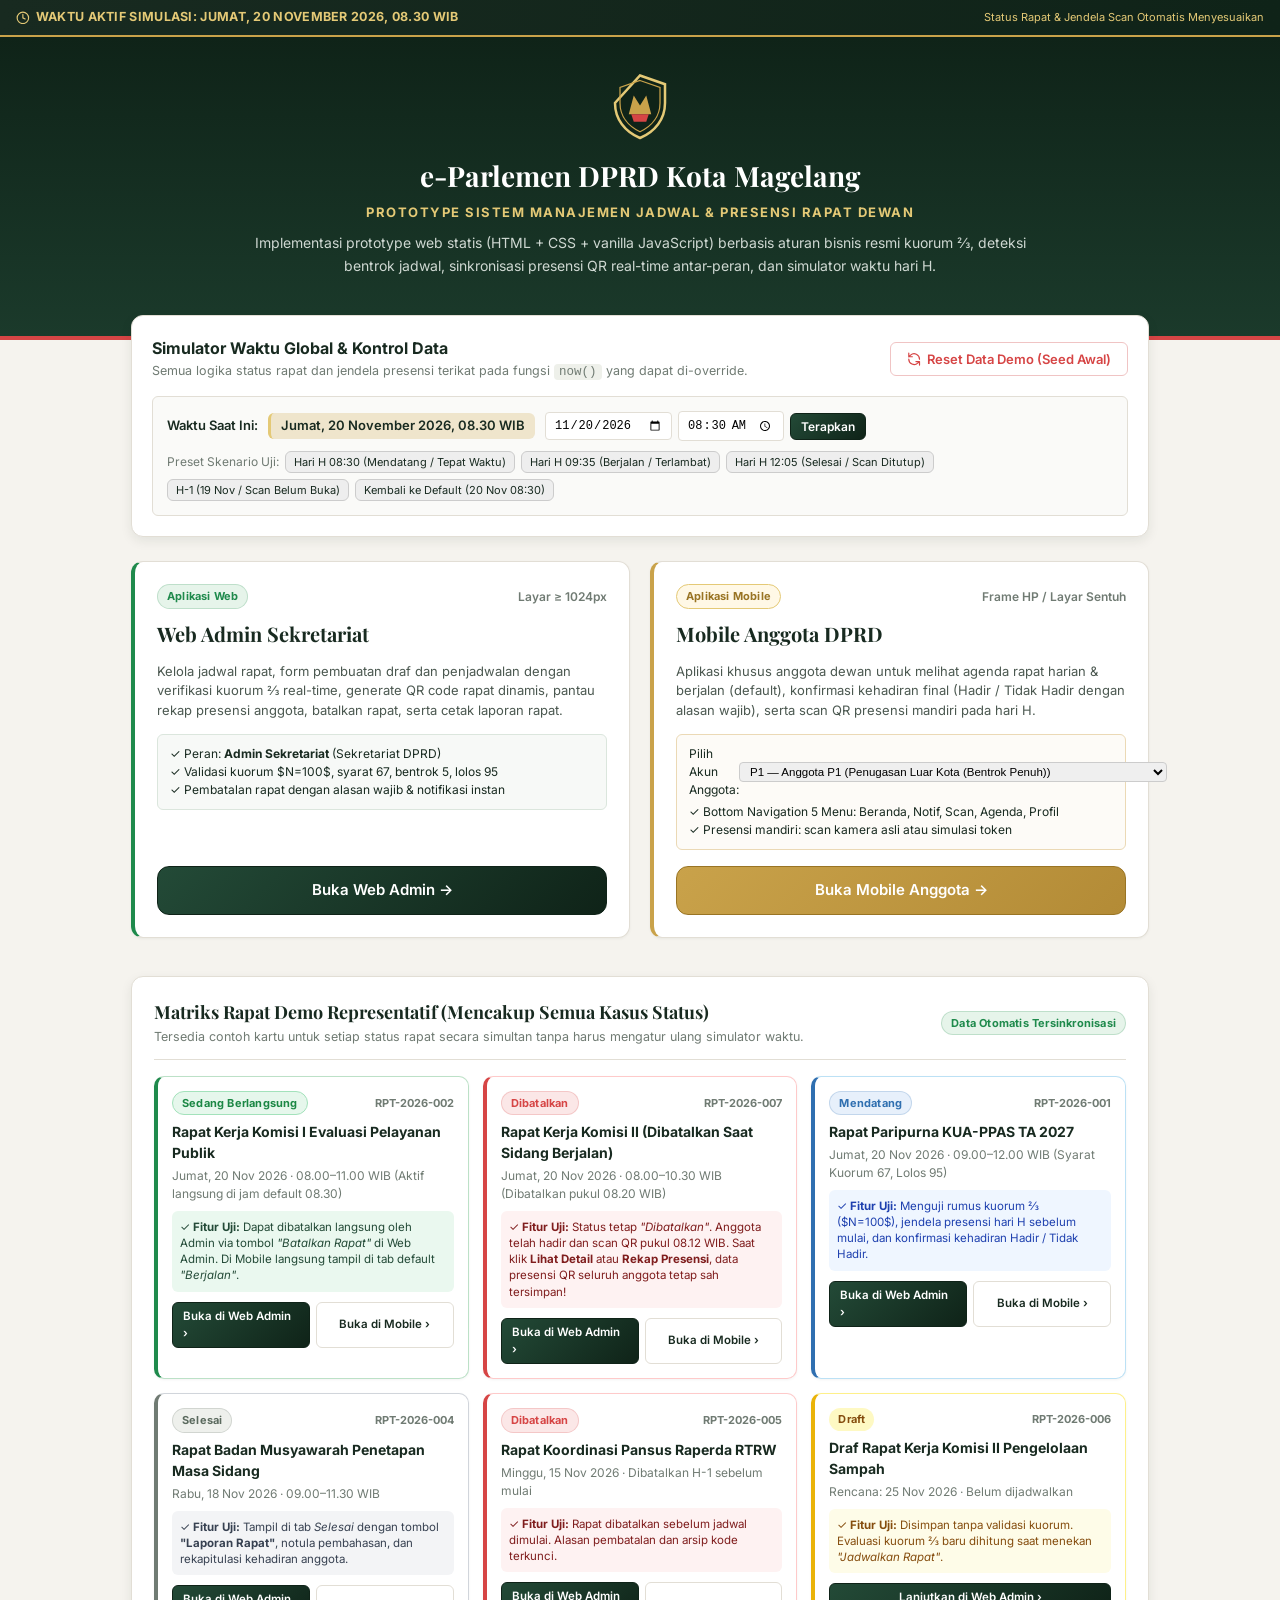
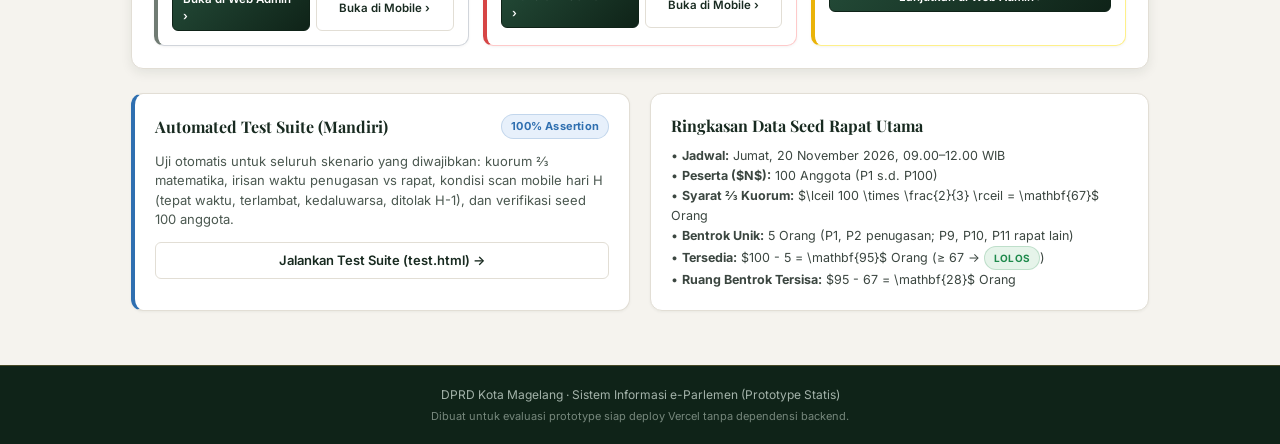
<file: index.html>
<!DOCTYPE html>
<html lang="id">
<head>
  <meta charset="UTF-8">
  <meta name="viewport" content="width=device-width, initial-scale=1.0">
  <title>e-Parlemen DPRD Kota Magelang · Prototype Portal</title>
  <link rel="stylesheet" href="css/style.css">
</head>
<body style="background: var(--cream); min-height: 100vh; display: flex; flex-direction: column;">

  <!-- Global Time Simulator Bar -->
  <div class="time-simulator-bar" id="portalTimeBar"></div>

  <!-- Hero Header -->
  <header style="background: linear-gradient(180deg, var(--green-dark), var(--green)); color: #fff; padding: 36px 20px 45px; text-align: center; border-bottom: 4px solid var(--danger); position: relative;">
    <div style="max-width: 800px; margin: 0 auto;">
      <div style="width: 60px; height: 68px; margin: 0 auto 14px;">
        <svg viewBox="0 0 48 54" class="crest-svg" xmlns="http://www.w3.org/2000/svg">
          <path d="M24 2 L44 9 V24 C44 37 36 47 24 52 C12 47 4 37 4 24 Z" fill="#0f2318" stroke="#e4c976" stroke-width="2"></path>
          <path d="M24 6 L40 11.5 V24 C40 34.5 33.5 42.5 24 47 C14.5 42.5 8 34.5 8 24 V11.5 Z" fill="none" stroke="#c9a24a" stroke-width="1"></path>
          <path d="M15 33 L19 18 L24 26 L29 18 L33 33 Z" fill="#c9a24a"></path>
          <path d="M17 33 H31 L29 39 H19 Z" fill="#d64545"></path>
        </svg>
      </div>
      <h1 style="font-size: 28px; margin-bottom: 6px; color: #fff;">e-Parlemen DPRD Kota Magelang</h1>
      <div style="font-size: 13px; color: var(--gold-light); font-weight: 700; letter-spacing: 1.5px; text-transform: uppercase;">
        Prototype Sistem Manajemen Jadwal & Presensi Rapat Dewan
      </div>
      <p style="font-size: 14px; color: #cfd8d2; margin-top: 10px; line-height: 1.6;">
        Implementasi prototype web statis (HTML + CSS + vanilla JavaScript) berbasis aturan bisnis resmi kuorum ⅔, deteksi bentrok jadwal, sinkronisasi presensi QR real-time antar-peran, dan simulator waktu hari H.
      </p>
    </div>
  </header>

  <!-- Main Portal Content -->
  <main style="flex: 1; max-width: 1050px; width: 100%; margin: -25px auto 40px; padding: 0 16px; z-index: 10;">

    <!-- Control Box: Simulator Waktu & Reset Demo -->
    <div class="card" style="box-shadow: var(--shadow-md); margin-bottom: 24px; padding: 20px;">
      <div style="display: flex; justify-content: space-between; align-items: center; flex-wrap: wrap; gap: 12px; margin-bottom: 14px;">
        <div>
          <div style="font-size: 16px; font-weight: 700; color: var(--ink);">Simulator Waktu Global & Kontrol Data</div>
          <div style="font-size: 12.5px; color: var(--muted); margin-top: 2px;">Semua logika status rapat dan jendela presensi terikat pada fungsi <code style="background:#eef0ea; padding:1px 5px; border-radius:4px;">now()</code> yang dapat di-override.</div>
        </div>
        <div>
          <button type="button" class="btn btn-danger" id="btnResetDemoPortal">
            <svg class="ic-svg" viewBox="0 0 24 24"><path d="M3 2v6h6M21 12A9 9 0 0 0 6 5.3L3 8m18 14v-6h-6M3 12a9 9 0 0 0 15 6.7l3-2.7"></path></svg>
            Reset Data Demo (Seed Awal)
          </button>
        </div>
      </div>

      <div style="background: #fafaf8; border: 1px solid var(--border); border-radius: var(--radius-sm); padding: 14px;">
        <div style="display: flex; align-items: center; gap: 10px; flex-wrap: wrap; margin-bottom: 10px;">
          <span style="font-size: 13px; font-weight: 600;">Waktu Saat Ini:</span>
          <span id="portalDisplayTime" class="ts-now-display" style="color: var(--ink); font-size: 13px;">-</span>
          <div style="display: flex; gap: 6px; align-items: center;">
            <input type="date" id="pDateInput" style="padding: 5px 8px; border: 1px solid var(--border); border-radius: 4px; font-size: 12px;">
            <input type="time" id="pTimeInput" style="padding: 5px 8px; border: 1px solid var(--border); border-radius: 4px; font-size: 12px;">
            <button type="button" class="btn btn-primary btn-sm" id="btnPSetTime">Terapkan</button>
          </div>
        </div>
        <div style="display: flex; gap: 6px; align-items: center; flex-wrap: wrap;">
          <span style="font-size: 12px; color: var(--muted);">Preset Skenario Uji:</span>
          <button type="button" class="ts-btn" style="color:var(--ink); background:#eee; border-color:#ccc;" data-portalpreset="2026-11-20T08:30:00">Hari H 08:30 (Mendatang / Tepat Waktu)</button>
          <button type="button" class="ts-btn" style="color:var(--ink); background:#eee; border-color:#ccc;" data-portalpreset="2026-11-20T09:35:00">Hari H 09:35 (Berjalan / Terlambat)</button>
          <button type="button" class="ts-btn" style="color:var(--ink); background:#eee; border-color:#ccc;" data-portalpreset="2026-11-20T12:05:00">Hari H 12:05 (Selesai / Scan Ditutup)</button>
          <button type="button" class="ts-btn" style="color:var(--ink); background:#eee; border-color:#ccc;" data-portalpreset="2026-11-19T09:00:00">H-1 (19 Nov / Scan Belum Buka)</button>
          <button type="button" class="ts-btn" style="color:var(--ink); background:#eee; border-color:#ccc;" id="btnPResetTime">Kembali ke Default (20 Nov 08:30)</button>
        </div>
      </div>
    </div>

    <!-- Role Selection Cards -->
    <div style="display: grid; grid-template-columns: repeat(auto-fit, minmax(310px, 1fr)); gap: 20px; margin-bottom: 24px;">

      <!-- Role 1: Admin Sekretariat -->
      <div class="card bl-success" style="display: flex; flex-direction: column; justify-content: space-between; padding: 22px;">
        <div>
          <div style="display: flex; justify-content: space-between; align-items: center; margin-bottom: 10px;">
            <span class="badge badge-success">Aplikasi Web</span>
            <span style="font-size: 12px; color: var(--muted); font-weight: 600;">Layar &ge; 1024px</span>
          </div>
          <h2 style="font-size: 20px; color: var(--ink); margin-bottom: 6px;">Web Admin Sekretariat</h2>
          <p style="font-size: 13px; color: #4b5850; line-height: 1.5; margin-bottom: 14px;">
            Kelola jadwal rapat, form pembuatan draf dan penjadwalan dengan verifikasi kuorum ⅔ real-time, generate QR code rapat dinamis, pantau rekap presensi anggota, batalkan rapat, serta cetak laporan rapat.
          </p>
          <div style="background: #f7f9f7; border: 1px solid #dbe6dd; border-radius: 6px; padding: 10px 12px; margin-bottom: 16px; font-size: 12px;">
            <div>✓ Peran: <strong>Admin Sekretariat</strong> (Sekretariat DPRD)</div>
            <div>✓ Validasi kuorum $N=100$, syarat 67, bentrok 5, lolos 95</div>
            <div>✓ Pembatalan rapat dengan alasan wajib & notifikasi instan</div>
          </div>
        </div>
        <div>
          <a href="admin.html" class="btn btn-primary btn-block btn-lg">
            Buka Web Admin &rarr;
          </a>
        </div>
      </div>

      <!-- Role 2: Anggota DPRD Mobile -->
      <div class="card bl-gold" style="display: flex; flex-direction: column; justify-content: space-between; padding: 22px;">
        <div>
          <div style="display: flex; justify-content: space-between; align-items: center; margin-bottom: 10px;">
            <span class="badge badge-gold">Aplikasi Mobile</span>
            <span style="font-size: 12px; color: var(--muted); font-weight: 600;">Frame HP / Layar Sentuh</span>
          </div>
          <h2 style="font-size: 20px; color: var(--ink); margin-bottom: 6px;">Mobile Anggota DPRD</h2>
          <p style="font-size: 13px; color: #4b5850; line-height: 1.5; margin-bottom: 14px;">
            Aplikasi khusus anggota dewan untuk melihat agenda rapat harian & berjalan (default), konfirmasi kehadiran final (Hadir / Tidak Hadir dengan alasan wajib), serta scan QR presensi mandiri pada hari H.
          </p>
          <div style="background: #fdfbf7; border: 1px solid #ebd9b5; border-radius: 6px; padding: 10px 12px; margin-bottom: 16px; font-size: 12px;">
            <div style="display: flex; align-items: center; justify-content: space-between;">
              <span>Pilih Akun Anggota:</span>
              <select id="portalMemberSelect" style="padding: 2px 6px; font-size: 11.5px; border-radius: 4px; border: 1px solid #ccc;">
                <!-- Dinamis diisi JS (P1 - P100) -->
              </select>
            </div>
            <div style="margin-top: 4px;">✓ Bottom Navigation 5 Menu: Beranda, Notif, Scan, Agenda, Profil</div>
            <div>✓ Presensi mandiri: scan kamera asli atau simulasi token</div>
          </div>
        </div>
        <div>
          <a href="mobile.html" class="btn btn-gold btn-block btn-lg" id="btnOpenMobileLink">
            Buka Mobile Anggota &rarr;
          </a>
        </div>
      </div>

    </div>

    <!-- Showcase Seluruh Kasus Status Rapat (Siap Diuji Simultan) -->
    <div class="card" style="box-shadow: var(--shadow-md); margin-bottom: 24px; padding: 22px;">
      <div style="display:flex; justify-content:space-between; align-items:center; flex-wrap:wrap; gap:10px; margin-bottom:16px; border-bottom:1px solid var(--border); padding-bottom:12px;">
        <div>
          <h2 style="font-size:18px; color:var(--ink); margin:0;">Matriks Rapat Demo Representatif (Mencakup Semua Kasus Status)</h2>
          <div style="font-size:12.5px; color:var(--muted); margin-top:2px;">Tersedia contoh kartu untuk setiap status rapat secara simultan tanpa harus mengatur ulang simulator waktu.</div>
        </div>
        <span class="badge badge-success" style="font-size:11px;">Data Otomatis Tersinkronisasi</span>
      </div>

      <div style="display: grid; grid-template-columns: repeat(auto-fit, minmax(300px, 1fr)); gap: 14px;">

        <!-- 1. Sedang Berlangsung / Berjalan -->
        <div style="background:#fff; border:1px solid #bce1c7; border-left:4px solid var(--success); border-radius:10px; padding:14px; box-shadow:0 1px 3px rgba(0,0,0,0.05);">
          <div style="display:flex; justify-content:space-between; align-items:center; margin-bottom:6px;">
            <span class="badge badge-live">Sedang Berlangsung</span>
            <span style="font-size:11px; font-weight:700; color:var(--muted);">RPT-2026-002</span>
          </div>
          <div style="font-weight:700; font-size:14px; color:var(--ink); margin-bottom:4px;">Rapat Kerja Komisi I Evaluasi Pelayanan Publik</div>
          <div style="font-size:12px; color:var(--muted); margin-bottom:8px;">Jumat, 20 Nov 2026 · 08.00–11.00 WIB (Aktif langsung di jam default 08.30)</div>
          <div style="font-size:11.5px; color:#234a37; background:#eaf8ef; padding:8px; border-radius:6px; margin-bottom:10px; line-height:1.4;">
            ✓ <strong>Fitur Uji:</strong> Dapat dibatalkan langsung oleh Admin via tombol <em>"Batalkan Rapat"</em> di Web Admin. Di Mobile langsung tampil di tab default <em>"Berjalan"</em>.
          </div>
          <div style="display:flex; gap:6px;">
            <a href="admin.html" class="btn btn-primary btn-sm" style="flex:1; font-size:11.5px;">Buka di Web Admin &rsaquo;</a>
            <a href="mobile.html" class="btn btn-secondary btn-sm" style="flex:1; font-size:11.5px;">Buka di Mobile &rsaquo;</a>
          </div>
        </div>

        <!-- 2. Dibatalkan Saat Sedang Berlangsung (Arsip Presensi QR Sah) -->
        <div style="background:#fff; border:1px solid #fecaca; border-left:4px solid var(--danger); border-radius:10px; padding:14px; box-shadow:0 1px 3px rgba(0,0,0,0.05);">
          <div style="display:flex; justify-content:space-between; align-items:center; margin-bottom:6px;">
            <span class="badge badge-danger">Dibatalkan</span>
            <span style="font-size:11px; font-weight:700; color:var(--muted);">RPT-2026-007</span>
          </div>
          <div style="font-weight:700; font-size:14px; color:var(--ink); margin-bottom:4px;">Rapat Kerja Komisi II (Dibatalkan Saat Sidang Berjalan)</div>
          <div style="font-size:12px; color:var(--muted); margin-bottom:8px;">Jumat, 20 Nov 2026 · 08.00–10.30 WIB (Dibatalkan pukul 08.20 WIB)</div>
          <div style="font-size:11.5px; color:#7f1d1d; background:#fef2f2; padding:8px; border-radius:6px; margin-bottom:10px; line-height:1.4;">
            ✓ <strong>Fitur Uji:</strong> Status tetap <em>"Dibatalkan"</em>. Anggota telah hadir dan scan QR pukul 08.12 WIB. Saat klik <strong>Lihat Detail</strong> atau <strong>Rekap Presensi</strong>, data presensi QR seluruh anggota tetap sah tersimpan!
          </div>
          <div style="display:flex; gap:6px;">
            <a href="admin.html" class="btn btn-primary btn-sm" style="flex:1; font-size:11.5px;">Buka di Web Admin &rsaquo;</a>
            <a href="mobile.html" class="btn btn-secondary btn-sm" style="flex:1; font-size:11.5px;">Buka di Mobile &rsaquo;</a>
          </div>
        </div>

        <!-- 3. Rapat Mendatang -->
        <div style="background:#fff; border:1px solid #bce1f5; border-left:4px solid var(--info); border-radius:10px; padding:14px; box-shadow:0 1px 3px rgba(0,0,0,0.05);">
          <div style="display:flex; justify-content:space-between; align-items:center; margin-bottom:6px;">
            <span class="badge badge-info">Mendatang</span>
            <span style="font-size:11px; font-weight:700; color:var(--muted);">RPT-2026-001</span>
          </div>
          <div style="font-weight:700; font-size:14px; color:var(--ink); margin-bottom:4px;">Rapat Paripurna KUA-PPAS TA 2027</div>
          <div style="font-size:12px; color:var(--muted); margin-bottom:8px;">Jumat, 20 Nov 2026 · 09.00–12.00 WIB (Syarat Kuorum 67, Lolos 95)</div>
          <div style="font-size:11.5px; color:#1e40af; background:#eff6ff; padding:8px; border-radius:6px; margin-bottom:10px; line-height:1.4;">
            ✓ <strong>Fitur Uji:</strong> Menguji rumus kuorum ⅔ ($N=100$), jendela presensi hari H sebelum mulai, dan konfirmasi kehadiran Hadir / Tidak Hadir.
          </div>
          <div style="display:flex; gap:6px;">
            <a href="admin.html" class="btn btn-primary btn-sm" style="flex:1; font-size:11.5px;">Buka di Web Admin &rsaquo;</a>
            <a href="mobile.html" class="btn btn-secondary btn-sm" style="flex:1; font-size:11.5px;">Buka di Mobile &rsaquo;</a>
          </div>
        </div>

        <!-- 4. Rapat Selesai -->
        <div style="background:#fff; border:1px solid #d1d5db; border-left:4px solid var(--muted); border-radius:10px; padding:14px; box-shadow:0 1px 3px rgba(0,0,0,0.05);">
          <div style="display:flex; justify-content:space-between; align-items:center; margin-bottom:6px;">
            <span class="badge badge-neutral">Selesai</span>
            <span style="font-size:11px; font-weight:700; color:var(--muted);">RPT-2026-004</span>
          </div>
          <div style="font-weight:700; font-size:14px; color:var(--ink); margin-bottom:4px;">Rapat Badan Musyawarah Penetapan Masa Sidang</div>
          <div style="font-size:12px; color:var(--muted); margin-bottom:8px;">Rabu, 18 Nov 2026 · 09.00–11.30 WIB</div>
          <div style="font-size:11.5px; color:#374151; background:#f3f4f6; padding:8px; border-radius:6px; margin-bottom:10px; line-height:1.4;">
            ✓ <strong>Fitur Uji:</strong> Tampil di tab <em>Selesai</em> dengan tombol <strong>"Laporan Rapat"</strong>, notula pembahasan, dan rekapitulasi kehadiran anggota.
          </div>
          <div style="display:flex; gap:6px;">
            <a href="admin.html" class="btn btn-primary btn-sm" style="flex:1; font-size:11.5px;">Buka di Web Admin &rsaquo;</a>
            <a href="mobile.html" class="btn btn-secondary btn-sm" style="flex:1; font-size:11.5px;">Buka di Mobile &rsaquo;</a>
          </div>
        </div>

        <!-- 5. Dibatalkan Sebelum Mulai -->
        <div style="background:#fff; border:1px solid #fecaca; border-left:4px solid var(--danger); border-radius:10px; padding:14px; box-shadow:0 1px 3px rgba(0,0,0,0.05);">
          <div style="display:flex; justify-content:space-between; align-items:center; margin-bottom:6px;">
            <span class="badge badge-danger">Dibatalkan</span>
            <span style="font-size:11px; font-weight:700; color:var(--muted);">RPT-2026-005</span>
          </div>
          <div style="font-weight:700; font-size:14px; color:var(--ink); margin-bottom:4px;">Rapat Koordinasi Pansus Raperda RTRW</div>
          <div style="font-size:12px; color:var(--muted); margin-bottom:8px;">Minggu, 15 Nov 2026 · Dibatalkan H-1 sebelum mulai</div>
          <div style="font-size:11.5px; color:#7f1d1d; background:#fef2f2; padding:8px; border-radius:6px; margin-bottom:10px; line-height:1.4;">
            ✓ <strong>Fitur Uji:</strong> Rapat dibatalkan sebelum jadwal dimulai. Alasan pembatalan dan arsip kode terkunci.
          </div>
          <div style="display:flex; gap:6px;">
            <a href="admin.html" class="btn btn-primary btn-sm" style="flex:1; font-size:11.5px;">Buka di Web Admin &rsaquo;</a>
            <a href="mobile.html" class="btn btn-secondary btn-sm" style="flex:1; font-size:11.5px;">Buka di Mobile &rsaquo;</a>
          </div>
        </div>

        <!-- 6. Draf Rapat -->
        <div style="background:#fff; border:1px solid #fef08a; border-left:4px solid #eab308; border-radius:10px; padding:14px; box-shadow:0 1px 3px rgba(0,0,0,0.05);">
          <div style="display:flex; justify-content:space-between; align-items:center; margin-bottom:6px;">
            <span class="badge" style="background:#fef9c3; color:#854d0e;">Draft</span>
            <span style="font-size:11px; font-weight:700; color:var(--muted);">RPT-2026-006</span>
          </div>
          <div style="font-weight:700; font-size:14px; color:var(--ink); margin-bottom:4px;">Draf Rapat Kerja Komisi II Pengelolaan Sampah</div>
          <div style="font-size:12px; color:var(--muted); margin-bottom:8px;">Rencana: 25 Nov 2026 · Belum dijadwalkan</div>
          <div style="font-size:11.5px; color:#854d0e; background:#fefce8; padding:8px; border-radius:6px; margin-bottom:10px; line-height:1.4;">
            ✓ <strong>Fitur Uji:</strong> Disimpan tanpa validasi kuorum. Evaluasi kuorum ⅔ baru dihitung saat menekan <em>"Jadwalkan Rapat"</em>.
          </div>
          <div style="display:flex; gap:6px;">
            <a href="admin.html" class="btn btn-primary btn-sm" style="flex:1; font-size:11.5px;">Lanjutkan di Web Admin &rsaquo;</a>
          </div>
        </div>

      </div>
    </div>

    <!-- Test Suite Link & Seed Summary -->
    <div style="display: grid; grid-template-columns: repeat(auto-fit, minmax(310px, 1fr)); gap: 20px;">

      <!-- Automated Test Suite Card -->
      <div class="card bl-info" style="padding: 20px;">
        <div style="display: flex; justify-content: space-between; align-items: center; margin-bottom: 8px;">
          <h3 style="font-size: 16px; color: var(--ink);">Automated Test Suite (Mandiri)</h3>
          <span class="badge badge-info">100% Assertion</span>
        </div>
        <p style="font-size: 13px; color: #4b5850; line-height: 1.5; margin-bottom: 12px;">
          Uji otomatis untuk seluruh skenario yang diwajibkan: kuorum ⅔ matematika, irisan waktu penugasan vs rapat, kondisi scan mobile hari H (tepat waktu, terlambat, kedaluwarsa, ditolak H-1), dan verifikasi seed 100 anggota.
        </p>
        <a href="test.html" class="btn btn-secondary btn-block">
          Jalankan Test Suite (test.html) &rarr;
        </a>
      </div>

      <!-- Ringkasan Aturan Bisnis & Seed Data -->
      <div class="card" style="padding: 20px;">
        <h3 style="font-size: 16px; color: var(--ink); margin-bottom: 8px;">Ringkasan Data Seed Rapat Utama</h3>
        <div style="font-size: 12.5px; line-height: 1.6; color: #3b4640;">
          <div>• <strong>Jadwal:</strong> Jumat, 20 November 2026, 09.00–12.00 WIB</div>
          <div>• <strong>Peserta ($N$):</strong> 100 Anggota (P1 s.d. P100)</div>
          <div>• <strong>Syarat ⅔ Kuorum:</strong> $\lceil 100 \times \frac{2}{3} \rceil = \mathbf{67}$ Orang</div>
          <div>• <strong>Bentrok Unik:</strong> 5 Orang (P1, P2 penugasan; P9, P10, P11 rapat lain)</div>
          <div>• <strong>Tersedia:</strong> $100 - 5 = \mathbf{95}$ Orang (&ge; 67 &rarr; <span class="badge badge-success" style="font-size:10px;">LOLOS</span>)</div>
          <div>• <strong>Ruang Bentrok Tersisa:</strong> $95 - 67 = \mathbf{28}$ Orang</div>
        </div>
      </div>

    </div>

  </main>

  <!-- Footer -->
  <footer style="background: var(--green-dark); color: #a4b3aa; text-align: center; padding: 20px 16px; font-size: 12px; border-top: 1px solid rgba(201, 162, 74, 0.3);">
    <div>DPRD Kota Magelang · Sistem Informasi e-Parlemen (Prototype Statis)</div>
    <div style="margin-top: 4px; font-size: 11px; color: #76877c;">Dibuat untuk evaluasi prototype siap deploy Vercel tanpa dependensi backend.</div>
  </footer>

  <script src="js/rules.js"></script>
  <script src="js/store.js"></script>
  <script>
    document.addEventListener('DOMContentLoaded', function () {
      function updatePortalTime() {
        var now = Store.now();
        var ymd = Rules.formatDateYMD(now);
        var h = String(now.getHours()).padStart(2, '0');
        var m = String(now.getMinutes()).padStart(2, '0');
        var str = Rules.formatDateIndo(now) + ', ' + Rules.formatTimeWIB(now);

        var disp = document.getElementById('portalDisplayTime');
        if (disp) disp.textContent = str;

        var dIn = document.getElementById('pDateInput');
        if (dIn) dIn.value = ymd;
        var tIn = document.getElementById('pTimeInput');
        if (tIn) tIn.value = h + ':' + m;

        // Header time bar
        var bar = document.getElementById('portalTimeBar');
        if (bar) {
          bar.innerHTML =
            '<div class="ts-title">' +
              '<svg class="ic-svg" viewBox="0 0 24 24"><circle cx="12" cy="12" r="10"></circle><polyline points="12 6 12 12 16 14"></polyline></svg>' +
              '<span>Waktu Aktif Simulasi: ' + str + '</span>' +
            '</div>' +
            '<div style="font-size:11px; color:var(--gold-light);">Status Rapat & Jendela Scan Otomatis Menyesuaikan</div>';
        }
      }

      updatePortalTime();

      // Reset Demo Data
      document.getElementById('btnResetDemoPortal').onclick = function () {
        if (confirm('Apakah Anda yakin ingin mereset seluruh data ke kondisi awal seed (100 anggota, rapat utama 20 Nov 2026)?')) {
          Store.seedData(true);
          updatePortalTime();
          alert('Data demo berhasil direset ke kondisi awal!');
        }
      };

      // Set Time Controls
      document.getElementById('btnPSetTime').onclick = function () {
        var d = document.getElementById('pDateInput').value;
        var t = document.getElementById('pTimeInput').value;
        if (d && t) {
          Store.setTime(d + 'T' + t + ':00');
          updatePortalTime();
          alert('Waktu simulasi disetel ke: ' + Rules.formatDateIndo(new Date(d)) + ' pukul ' + t + ' WIB');
        }
      };

      document.getElementById('btnPResetTime').onclick = function () {
        Store.resetTime();
        updatePortalTime();
        alert('Waktu direset ke 20 Nov 2026 08:30 WIB');
      };

      document.querySelectorAll('[data-portalpreset]').forEach(function (btn) {
        btn.onclick = function () {
          var iso = btn.getAttribute('data-portalpreset');
          Store.setTime(iso);
          updatePortalTime();
          alert('Waktu disetel: ' + btn.textContent);
        };
      });

      // Member Selector for Mobile Launch (Kurasi Skenario Demo Ringkas & Padat)
      var mSelect = document.getElementById('portalMemberSelect');
      var curated = Store.getCuratedDemoMembers();
      var curId = Store.getCurrentMemberId();

      var optGroupCurated = document.createElement('optgroup');
      optGroupCurated.label = 'Skenario Demo Utama (P1 - P10 Kasus Representatif)';

      curated.forEach(function (c) {
        var m = Store.getMemberById(c.id);
        if (m) {
          var opt = document.createElement('option');
          opt.value = m.id;
          opt.textContent = m.id + ' — ' + m.nama + ' (' + c.tag + ')';
          if (m.id === curId) opt.selected = true;
          optGroupCurated.appendChild(opt);
        }
      });
      mSelect.appendChild(optGroupCurated);

      mSelect.onchange = function () {
        Store.setCurrentMemberId(mSelect.value);
      };

      // Listen to cross-tab updates
      window.addEventListener('epar-store-changed', updatePortalTime);
    });
  </script>
</body>
</html>
</file>
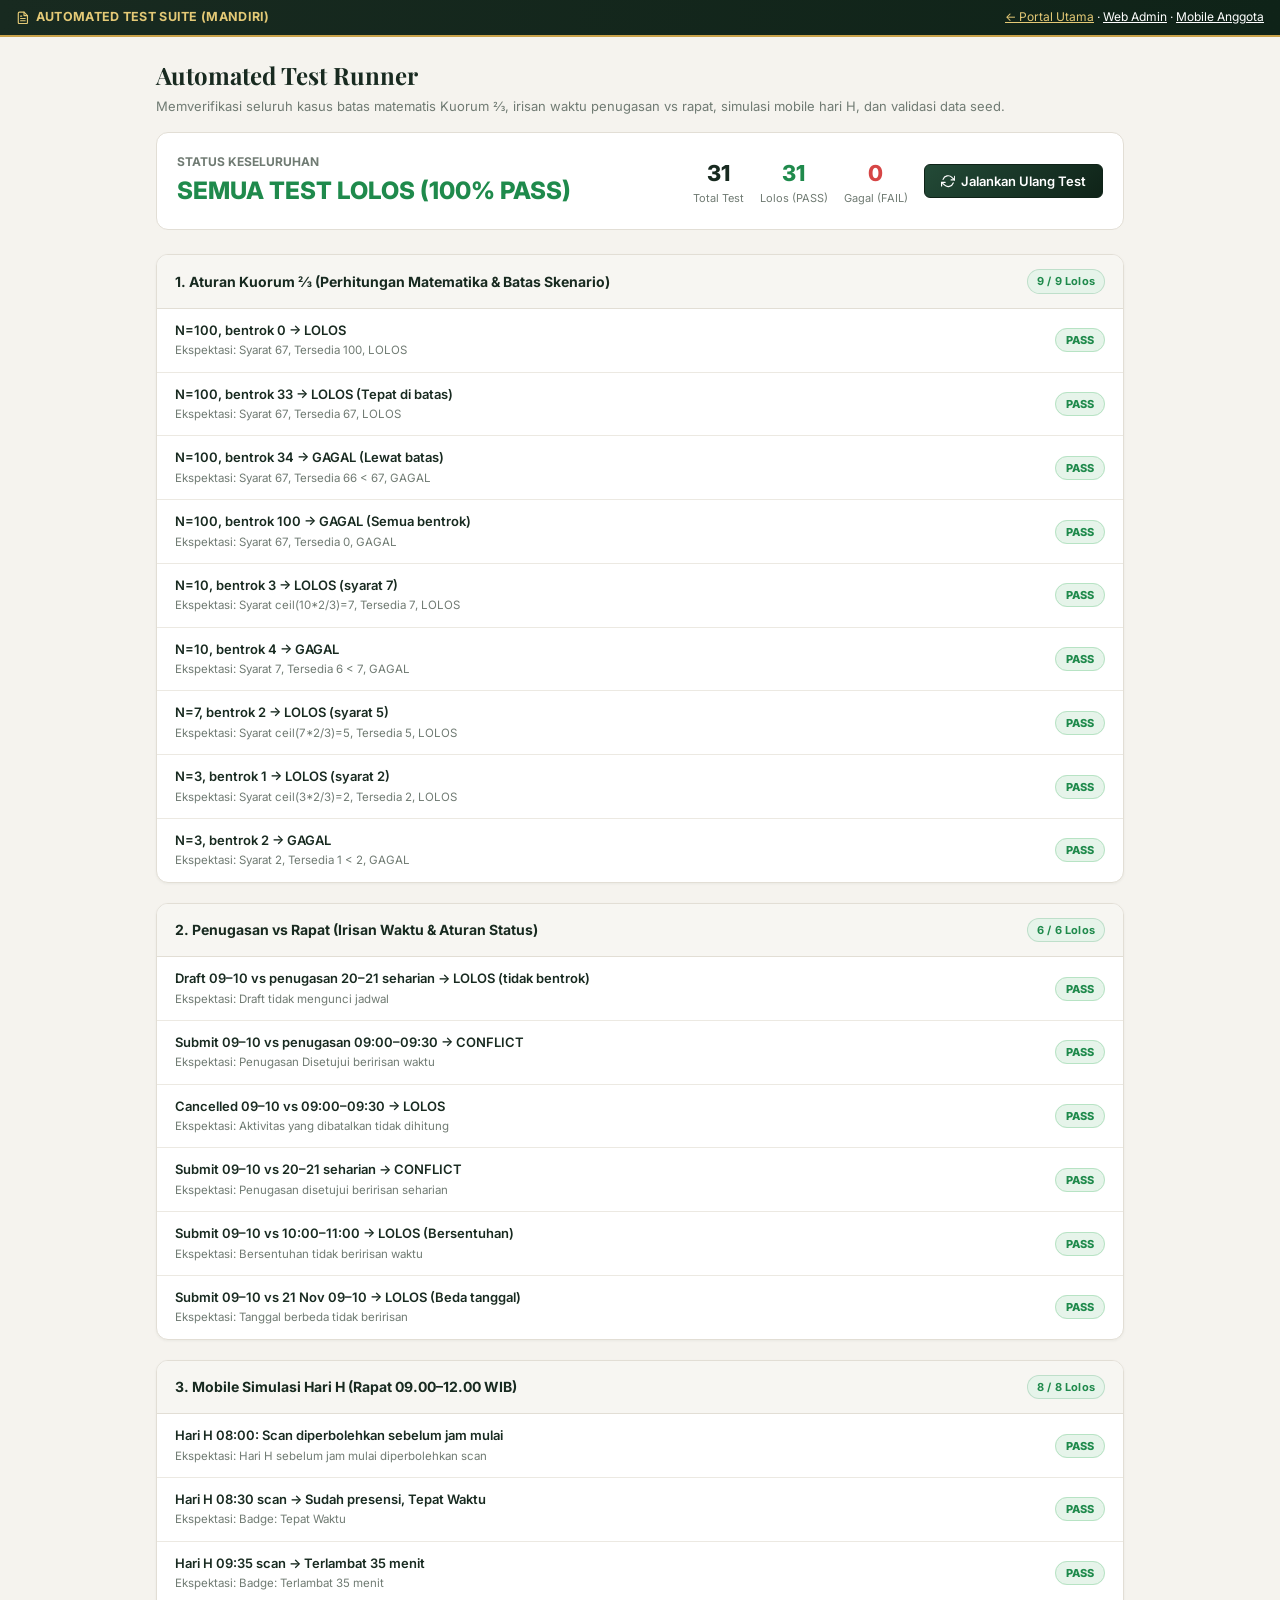
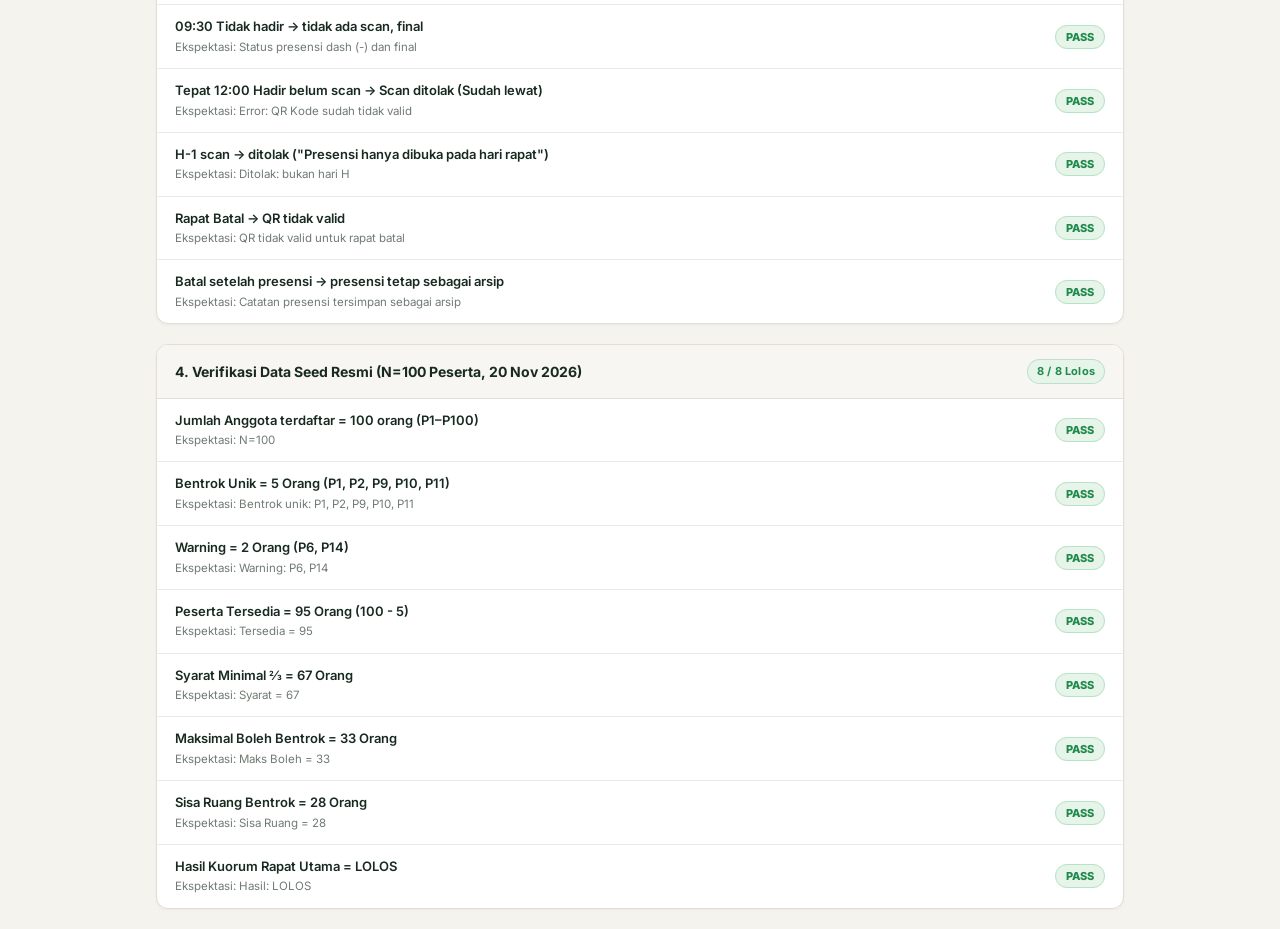
<file: test.html>
<!DOCTYPE html>
<html lang="id">
<head>
  <meta charset="UTF-8">
  <meta name="viewport" content="width=device-width, initial-scale=1.0">
  <title>Automated Test Suite · e-Parlemen DPRD Kota Magelang</title>
  <link rel="stylesheet" href="css/style.css">
  <style>
    .test-suite-shell {
      max-width: 1000px;
      margin: 20px auto;
      padding: 0 16px;
    }
    .test-summary-box {
      background: #fff;
      border: 1px solid var(--border);
      border-radius: var(--radius);
      padding: 20px;
      margin-bottom: 24px;
      display: flex;
      align-items: center;
      justify-content: space-between;
      flex-wrap: wrap;
      gap: 16px;
    }
    .test-group {
      background: #fff;
      border: 1px solid var(--border);
      border-radius: var(--radius);
      margin-bottom: 20px;
      overflow: hidden;
      box-shadow: var(--shadow-sm);
    }
    .test-group-header {
      background: #f7f6f2;
      padding: 14px 18px;
      border-bottom: 1px solid var(--border);
      display: flex;
      align-items: center;
      justify-content: space-between;
      font-weight: 700;
      font-size: 14px;
      color: var(--ink);
    }
    .test-row {
      display: flex;
      align-items: center;
      justify-content: space-between;
      padding: 12px 18px;
      border-bottom: 1px solid var(--border-light);
      font-size: 13px;
      gap: 12px;
    }
    .test-row:last-child { border-bottom: none; }
    .test-row:hover { background: #fafaf8; }
    .test-desc { flex: 1; }
    .test-desc .expected { font-size: 11.5px; color: var(--muted); margin-top: 2px; }
    .test-badge-pass {
      background: #e6f4ea;
      color: #1f8a4c;
      font-weight: 800;
      padding: 4px 10px;
      border-radius: 999px;
      border: 1px solid #b7e3c4;
      font-size: 11px;
    }
    .test-badge-fail {
      background: #fdf0f0;
      color: #d64545;
      font-weight: 800;
      padding: 4px 10px;
      border-radius: 999px;
      border: 1px solid #f6c0c0;
      font-size: 11px;
    }
  </style>
</head>
<body style="background: var(--cream);">

  <!-- Global Time Simulator Bar -->
  <div class="time-simulator-bar">
    <div class="ts-title">
      <svg class="ic-svg" viewBox="0 0 24 24"><path d="M14 2H6a2 2 0 0 0-2 2v16a2 2 0 0 0 2 2h12a2 2 0 0 0 2-2V8z"></path><polyline points="14 2 14 8 20 8"></polyline><line x1="16" y1="13" x2="8" y2="13"></line><line x1="16" y1="17" x2="8" y2="17"></line><polyline points="10 9 9 9 8 9"></polyline></svg>
      <span>Automated Test Suite (Mandiri)</span>
    </div>
    <div style="font-size: 12px;">
      <a href="index.html" style="color:var(--gold-light); text-decoration:underline;">&larr; Portal Utama</a> ·
      <a href="admin.html" style="color:#fff; text-decoration:underline;">Web Admin</a> ·
      <a href="mobile.html" style="color:#fff; text-decoration:underline;">Mobile Anggota</a>
    </div>
  </div>

  <div class="test-suite-shell">

    <div style="margin: 20px 0 16px;">
      <h1 style="font-size: 24px; color: var(--ink);">Automated Test Runner</h1>
      <div style="font-size: 13px; color: var(--muted); margin-top: 4px;">
        Memverifikasi seluruh kasus batas matematis Kuorum ⅔, irisan waktu penugasan vs rapat, simulasi mobile hari H, dan validasi data seed.
      </div>
    </div>

    <!-- Overall Summary Box -->
    <div class="test-summary-box">
      <div>
        <div style="font-size: 12px; color: var(--muted); text-transform: uppercase; font-weight: 700;">Status Keseluruhan</div>
        <div id="overallTestStatus" style="font-size: 24px; font-weight: 800; margin-top: 2px;">Menjalankan pengujian...</div>
      </div>
      <div style="display: flex; gap: 16px; align-items: center;">
        <div style="text-align: center;">
          <div style="font-size: 22px; font-weight: 800; color: var(--ink);" id="cntTotalTests">0</div>
          <div style="font-size: 11px; color: var(--muted);">Total Test</div>
        </div>
        <div style="text-align: center;">
          <div style="font-size: 22px; font-weight: 800; color: var(--success);" id="cntPassedTests">0</div>
          <div style="font-size: 11px; color: var(--muted);">Lolos (PASS)</div>
        </div>
        <div style="text-align: center;">
          <div style="font-size: 22px; font-weight: 800; color: var(--danger);" id="cntFailedTests">0</div>
          <div style="font-size: 11px; color: var(--muted);">Gagal (FAIL)</div>
        </div>
        <div>
          <button type="button" class="btn btn-primary" id="btnReRunTests">
            <svg class="ic-svg" viewBox="0 0 24 24"><polyline points="23 4 23 10 17 10"></polyline><polyline points="1 20 1 14 7 14"></polyline><path d="M3.51 9a9 9 0 0 1 14.85-3.36L23 10M1 14l4.64 4.36A9 9 0 0 0 20.49 15"></path></svg>
            Jalankan Ulang Test
          </button>
        </div>
      </div>
    </div>

    <!-- Container for Test Groups -->
    <div id="testGroupsContainer"></div>

  </div>

  <script src="js/rules.js"></script>
  <script src="js/store.js"></script>
  <script>
    (function () {
      'use strict';

      var testRunner = {
        total: 0,
        passed: 0,
        failed: 0,
        groups: []
      };

      function resetStats() {
        testRunner.total = 0;
        testRunner.passed = 0;
        testRunner.failed = 0;
        testRunner.groups = [];
      }

      function addGroup(title) {
        var group = { title: title, tests: [] };
        testRunner.groups.push(group);
        return group;
      }

      function assert(group, desc, condition, expectedInfo) {
        testRunner.total++;
        var ok = !!condition;
        if (ok) {
          testRunner.passed++;
        } else {
          testRunner.failed++;
        }
        group.tests.push({
          desc: desc,
          ok: ok,
          expected: expectedInfo
        });
      }

      function runAllTests() {
        resetStats();

        // Pastikan seed awal termuat
        Store.seedData(false);

        // =========================================================================
        // KELOMPOK 1: ATURAN KUORUM ⅔ (MATEMATIKA & BATAS)
        // =========================================================================
        var g1 = addGroup('1. Aturan Kuorum ⅔ (Perhitungan Matematika & Batas Skenario)');

        // N=100, bentrok 0 -> LOLOS (syarat 67, tersedia 100)
        var q1 = Rules.calculateQuorum(100, 0);
        assert(g1, 'N=100, bentrok 0 → LOLOS', q1.lolos === true && q1.syarat === 67 && q1.tersedia === 100, 'Syarat 67, Tersedia 100, LOLOS');

        // N=100, bentrok 33 → LOLOS (syarat 67, tersedia 67)
        var q2 = Rules.calculateQuorum(100, 33);
        assert(g1, 'N=100, bentrok 33 → LOLOS (Tepat di batas)', q2.lolos === true && q2.syarat === 67 && q2.tersedia === 67, 'Syarat 67, Tersedia 67, LOLOS');

        // N=100, bentrok 34 → GAGAL (syarat 67, tersedia 66)
        var q3 = Rules.calculateQuorum(100, 34);
        assert(g1, 'N=100, bentrok 34 → GAGAL (Lewat batas)', q3.lolos === false && q3.syarat === 67 && q3.tersedia === 66, 'Syarat 67, Tersedia 66 < 67, GAGAL');

        // N=100, bentrok 100 → GAGAL
        var q4 = Rules.calculateQuorum(100, 100);
        assert(g1, 'N=100, bentrok 100 → GAGAL (Semua bentrok)', q4.lolos === false && q4.tersedia === 0, 'Syarat 67, Tersedia 0, GAGAL');

        // N=10, bentrok 3 → LOLOS (syarat 7, tersedia 7)
        var q5 = Rules.calculateQuorum(10, 3);
        assert(g1, 'N=10, bentrok 3 → LOLOS (syarat 7)', q5.lolos === true && q5.syarat === 7 && q5.tersedia === 7, 'Syarat ceil(10*2/3)=7, Tersedia 7, LOLOS');

        // N=10, bentrok 4 → GAGAL (syarat 7, tersedia 6)
        var q6 = Rules.calculateQuorum(10, 4);
        assert(g1, 'N=10, bentrok 4 → GAGAL', q6.lolos === false && q6.syarat === 7 && q6.tersedia === 6, 'Syarat 7, Tersedia 6 < 7, GAGAL');

        // N=7, bentrok 2 → LOLOS (syarat ceil(14/3)=5, tersedia 5)
        var q7 = Rules.calculateQuorum(7, 2);
        assert(g1, 'N=7, bentrok 2 → LOLOS (syarat 5)', q7.lolos === true && q7.syarat === 5 && q7.tersedia === 5, 'Syarat ceil(7*2/3)=5, Tersedia 5, LOLOS');

        // N=3, bentrok 1 → LOLOS (syarat 2, tersedia 2)
        var q8 = Rules.calculateQuorum(3, 1);
        assert(g1, 'N=3, bentrok 1 → LOLOS (syarat 2)', q8.lolos === true && q8.syarat === 2 && q8.tersedia === 2, 'Syarat ceil(3*2/3)=2, Tersedia 2, LOLOS');

        // N=3, bentrok 2 → GAGAL (syarat 2, tersedia 1)
        var q9 = Rules.calculateQuorum(3, 2);
        assert(g1, 'N=3, bentrok 2 → GAGAL', q9.lolos === false && q9.syarat === 2 && q9.tersedia === 1, 'Syarat 2, Tersedia 1 < 2, GAGAL');

        // =========================================================================
        // KELOMPOK 2: PENUGASAN VS RAPAT & IRISAN WAKTU
        // =========================================================================
        var g2 = addGroup('2. Penugasan vs Rapat (Irisan Waktu & Aturan Status)');

        // Helper timestamp rapat 20 Nov 09:00 - 10:00
        var rMulai = new Date(2026, 10, 20, 9, 0, 0).getTime();
        var rSelesai = new Date(2026, 10, 20, 10, 0, 0).getTime();

        // 1. Draft 09-10 vs penugasan 20-21 Nov seharian -> LOLOS (karena rapat draft tidak mengunci jadwal)
        var actSeharian = {
          sumber: 'Penugasan',
          status: 'Rapat Draft', // Status draft tidak dihitung bentrok
          start: new Date(2026, 10, 20, 0, 0, 0).getTime(),
          end: new Date(2026, 10, 21, 23, 59, 59).getTime()
        };
        var ev1 = Rules.evaluateParticipantActivities({ tanggal: '2026-11-20', jamMulai: '09:00', jamSelesai: '10:00' }, [actSeharian]);
        assert(g2, 'Draft 09–10 vs penugasan 20–21 seharian → LOLOS (tidak bentrok)', ev1.hasConflict === false, 'Draft tidak mengunci jadwal');

        // 2. Submit 09-10 vs penugasan 09:00-09:30 -> CONFLICT (irisan waktu dan status Penugasan Disetujui)
        var actPenugasanIrisan = {
          sumber: 'Penugasan',
          status: 'Penugasan Disetujui',
          start: new Date(2026, 10, 20, 9, 0, 0).getTime(),
          end: new Date(2026, 10, 20, 9, 30, 0).getTime()
        };
        var ev2 = Rules.evaluateParticipantActivities({ tanggal: '2026-11-20', jamMulai: '09:00', jamSelesai: '10:00' }, [actPenugasanIrisan]);
        assert(g2, 'Submit 09–10 vs penugasan 09:00–09:30 → CONFLICT', ev2.hasConflict === true, 'Penugasan Disetujui beririsan waktu');

        // 3. Cancelled 09-10 vs 09:00-09:30 -> LOLOS (status batal/cancelled tidak dihitung)
        var actCancelled = {
          sumber: 'Penugasan',
          status: 'Penugasan Dibatalkan',
          start: new Date(2026, 10, 20, 9, 0, 0).getTime(),
          end: new Date(2026, 10, 20, 9, 30, 0).getTime()
        };
        var ev3 = Rules.evaluateParticipantActivities({ tanggal: '2026-11-20', jamMulai: '09:00', jamSelesai: '10:00' }, [actCancelled]);
        assert(g2, 'Cancelled 09–10 vs 09:00–09:30 → LOLOS', ev3.hasConflict === false, 'Aktivitas yang dibatalkan tidak dihitung');

        // 4. Submit 09-10 vs 20-21 seharian -> CONFLICT
        var actSubmitAllDay = {
          sumber: 'Penugasan',
          status: 'Penugasan Disetujui',
          start: new Date(2026, 10, 20, 0, 0, 0).getTime(),
          end: new Date(2026, 10, 21, 23, 59, 59).getTime()
        };
        var ev4 = Rules.evaluateParticipantActivities({ tanggal: '2026-11-20', jamMulai: '09:00', jamSelesai: '10:00' }, [actSubmitAllDay]);
        assert(g2, 'Submit 09–10 vs 20–21 seharian → CONFLICT', ev4.hasConflict === true, 'Penugasan disetujui beririsan seharian');

        // 5. Submit 09-10 vs 10:00-11:00 -> LOLOS (bersentuhan di batas 10:00, tidak beririsan)
        var actTouching = {
          sumber: 'Penugasan',
          status: 'Penugasan Disetujui',
          start: new Date(2026, 10, 20, 10, 0, 0).getTime(),
          end: new Date(2026, 10, 20, 11, 0, 0).getTime()
        };
        var ev5 = Rules.evaluateParticipantActivities({ tanggal: '2026-11-20', jamMulai: '09:00', jamSelesai: '10:00' }, [actTouching]);
        assert(g2, 'Submit 09–10 vs 10:00–11:00 → LOLOS (Bersentuhan)', ev5.hasConflict === false, 'Bersentuhan tidak beririsan waktu');

        // 6. Submit 09-10 vs 21 Nov 09-10 -> LOLOS (beda tanggal)
        var actDiffDate = {
          sumber: 'Penugasan',
          status: 'Penugasan Disetujui',
          start: new Date(2026, 10, 21, 9, 0, 0).getTime(),
          end: new Date(2026, 10, 21, 10, 0, 0).getTime()
        };
        var ev6 = Rules.evaluateParticipantActivities({ tanggal: '2026-11-20', jamMulai: '09:00', jamSelesai: '10:00' }, [actDiffDate]);
        assert(g2, 'Submit 09–10 vs 21 Nov 09–10 → LOLOS (Beda tanggal)', ev6.hasConflict === false, 'Tanggal berbeda tidak beririsan');

        // =========================================================================
        // KELOMPOK 3: MOBILE SIMULASI HARI H (RAPAT 09:00 - 12:00)
        // =========================================================================
        var g3 = addGroup('3. Mobile Simulasi Hari H (Rapat 09.00–12.00 WIB)');

        var testMeeting = {
          id: 'test-m-01',
          kodeRapat: 'RPT-TEST-01',
          namaRapat: 'Rapat Uji Simulasi',
          tanggal: '2026-11-20',
          jamMulai: '09:00',
          jamSelesai: '12:00',
          status: 'Dijadwalkan'
        };

        // A. 08:00 Hadir belum scan -> scan boleh (hari H sebelum jam selesai)
        var time0800 = new Date(2026, 10, 20, 8, 0, 0);
        var v0800 = Rules.validatePresenceScan(testMeeting, time0800);
        assert(g3, 'Hari H 08:00: Scan diperbolehkan sebelum jam mulai', v0800.valid === true, 'Hari H sebelum jam mulai diperbolehkan scan');

        // B. 08:30 scan -> Sudah presensi, Tepat Waktu
        var time0830 = new Date(2026, 10, 20, 8, 30, 0);
        var v0830 = Rules.validatePresenceScan(testMeeting, time0830);
        assert(g3, 'Hari H 08:30 scan → Sudah presensi, Tepat Waktu', v0830.valid === true && v0830.badge === 'Tepat Waktu', 'Badge: Tepat Waktu');

        // C. 09:35 scan -> Sudah presensi, Terlambat 35 menit
        var time0935 = new Date(2026, 10, 20, 9, 35, 0);
        var v0935 = Rules.validatePresenceScan(testMeeting, time0935);
        assert(g3, 'Hari H 09:35 scan → Terlambat 35 menit', v0935.valid === true && v0935.badge === 'Terlambat 35 menit' && v0935.lateMinutes === 35, 'Badge: Terlambat 35 menit');

        // D. 09:30 Tidak hadir -> tidak ada tombol scan (presensiStatus '-')
        var presAbsent = { kehadiran: 'Tidak hadir', presensiStatus: '-' };
        assert(g3, '09:30 Tidak hadir → tidak ada scan, final', presAbsent.presensiStatus === '-', 'Status presensi dash (-) dan final');

        // E. 12:00 Hadir belum scan -> tombol scan hilang, kedaluwarsa ("Tidak presensi")
        var time1200 = new Date(2026, 10, 20, 12, 0, 0);
        var v1200 = Rules.validatePresenceScan(testMeeting, time1200);
        assert(g3, 'Tepat 12:00 Hadir belum scan → Scan ditolak (Sudah lewat)', v1200.valid === false, 'Error: QR Kode sudah tidak valid');

        // F. H-1 scan -> ditolak, "Presensi hanya dibuka pada hari rapat"
        var timeHMin1 = new Date(2026, 10, 19, 10, 0, 0);
        var vHMin1 = Rules.validatePresenceScan(testMeeting, timeHMin1);
        assert(g3, 'H-1 scan → ditolak ("Presensi hanya dibuka pada hari rapat")', vHMin1.valid === false && vHMin1.message.indexOf('hanya dibuka pada hari rapat') !== -1, 'Ditolak: bukan hari H');

        // G. Batal H-2 -> badge Dibatalkan, QR tidak valid
        var canceledMeeting = {
          id: 'test-m-canceled',
          tanggal: '2026-11-20',
          jamMulai: '09:00',
          jamSelesai: '12:00',
          status: 'Batal',
          alasanBatal: 'Instruksi pimpinan'
        };
        var vCanceled = Rules.validatePresenceScan(canceledMeeting, time0830);
        assert(g3, 'Rapat Batal → QR tidak valid', vCanceled.valid === false && vCanceled.message.indexOf('dibatalkan') !== -1, 'QR tidak valid untuk rapat batal');

        // H. Batal setelah presensi -> presensi tetap sebagai arsip
        var archiveMeeting = { id: 'm-arc', status: 'Batal' };
        var presArc = { kehadiran: 'Hadir', presensiStatus: 'Sudah presensi', waktuPresensiStr: '08.50 WIB' };
        assert(g3, 'Batal setelah presensi → presensi tetap sebagai arsip', presArc.presensiStatus === 'Sudah presensi', 'Catatan presensi tersimpan sebagai arsip');

        // =========================================================================
        // KELOMPOK 4: VERIFIKASI DATA SEED RESMI (DARI XLSX)
        // =========================================================================
        var g4 = addGroup('4. Verifikasi Data Seed Resmi (N=100 Peserta, 20 Nov 2026)');

        var allMembers = Store.getMembers();
        var mainM = Store.getMeetingById('rpt-utama-20261120');

        assert(g4, 'Jumlah Anggota terdaftar = 100 orang (P1–P100)', allMembers.length === 100, 'N=100');

        // Hitung bentrok peserta pada rapat utama
        var candidateMain = {
          tanggal: mainM.tanggal,
          jamMulai: mainM.jamMulai,
          jamSelesai: mainM.jamSelesai
        };

        var seedBentrokCount = 0;
        var seedWarningCount = 0;
        var bentrokMembers = [];
        var warningMembers = [];

        for (var i = 0; i < allMembers.length; i++) {
          var m = allMembers[i];
          var acts = Store.getActivitiesForMember(m.id);
          var ev = Rules.evaluateParticipantActivities(candidateMain, acts);
          if (ev.hasConflict) {
            seedBentrokCount++;
            bentrokMembers.push(m.id);
          } else if (ev.hasWarning) {
            seedWarningCount++;
            warningMembers.push(m.id);
          }
        }

        assert(g4, 'Bentrok Unik = 5 Orang (P1, P2, P9, P10, P11)', seedBentrokCount === 5, 'Bentrok unik: ' + bentrokMembers.join(', '));
        assert(g4, 'Warning = 2 Orang (P6, P14)', seedWarningCount === 2, 'Warning: ' + warningMembers.join(', '));

        var qSeed = Rules.calculateQuorum(100, seedBentrokCount);
        assert(g4, 'Peserta Tersedia = 95 Orang (100 - 5)', qSeed.tersedia === 95, 'Tersedia = 95');
        assert(g4, 'Syarat Minimal ⅔ = 67 Orang', qSeed.syarat === 67, 'Syarat = 67');
        assert(g4, 'Maksimal Boleh Bentrok = 33 Orang', qSeed.maksBolehBentrok === 33, 'Maks Boleh = 33');
        assert(g4, 'Sisa Ruang Bentrok = 28 Orang', qSeed.sisaRuangBentrok === 28, 'Sisa Ruang = 28');
        assert(g4, 'Hasil Kuorum Rapat Utama = LOLOS', qSeed.lolos === true, 'Hasil: LOLOS');

        // Render hasil ke UI
        renderResults();
      }

      function renderResults() {
        var container = document.getElementById('testGroupsContainer');
        var statusEl = document.getElementById('overallTestStatus');
        var cntTotal = document.getElementById('cntTotalTests');
        var cntPassed = document.getElementById('cntPassedTests');
        var cntFailed = document.getElementById('cntFailedTests');

        cntTotal.textContent = testRunner.total;
        cntPassed.textContent = testRunner.passed;
        cntFailed.textContent = testRunner.failed;

        if (testRunner.failed === 0) {
          statusEl.textContent = 'SEMUA TEST LOLOS (100% PASS)';
          statusEl.style.color = 'var(--success)';
        } else {
          statusEl.textContent = testRunner.failed + ' TEST GAGAL (FAIL)';
          statusEl.style.color = 'var(--danger)';
        }

        var html = '';
        testRunner.groups.forEach(function (grp) {
          var grpPassed = grp.tests.filter(function (t) { return t.ok; }).length;
          html +=
            '<div class="test-group">' +
              '<div class="test-group-header">' +
                '<span>' + grp.title + '</span>' +
                '<span class="' + (grpPassed === grp.tests.length ? 'badge badge-success' : 'badge badge-danger') + '">' +
                  grpPassed + ' / ' + grp.tests.length + ' Lolos' +
                '</span>' +
              '</div>';

          grp.tests.forEach(function (t) {
            html +=
              '<div class="test-row">' +
                '<div class="test-desc">' +
                  '<div style="font-weight:600; color:var(--ink);">' + t.desc + '</div>' +
                  '<div class="expected">Ekspektasi: ' + t.expected + '</div>' +
                '</div>' +
                '<div>' +
                  (t.ok ? '<span class="test-badge-pass">PASS</span>' : '<span class="test-badge-fail">FAIL</span>') +
                '</div>' +
              '</div>';
          });

          html += '</div>';
        });

        container.innerHTML = html;
      }

      document.addEventListener('DOMContentLoaded', function () {
        runAllTests();
        document.getElementById('btnReRunTests').onclick = runAllTests;
      });
    })();
  </script>
</body>
</html>
</file>
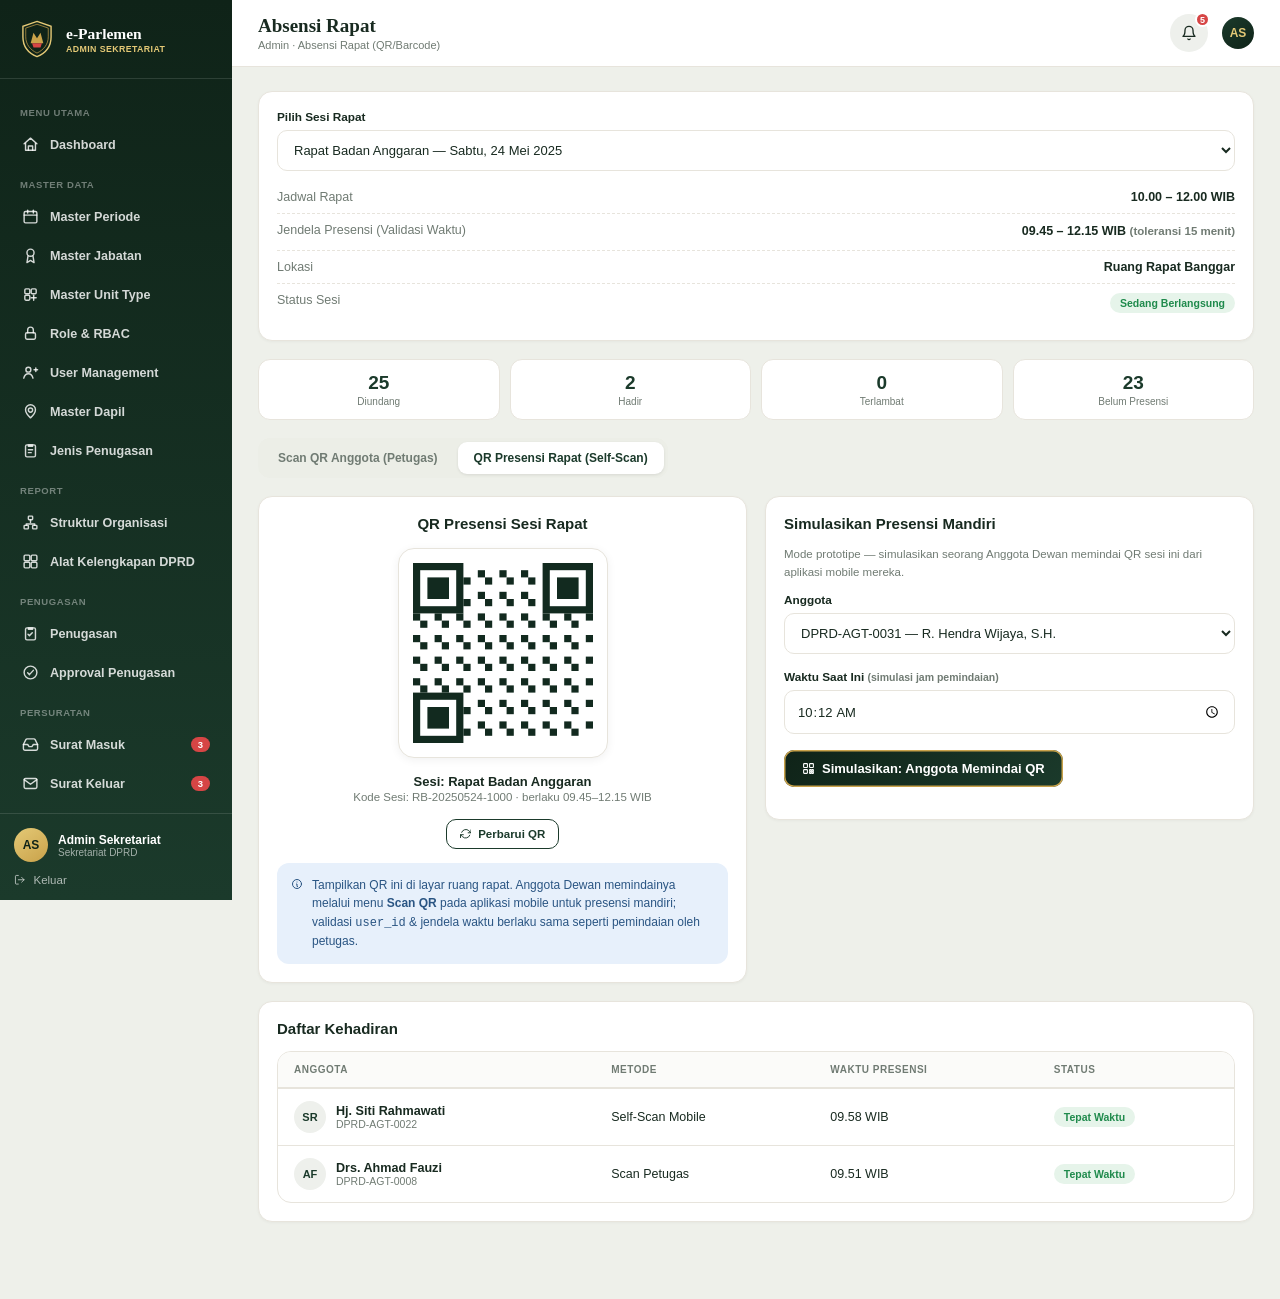
<file: reference/Absensi Rapat · Admin e-Parlemen.html>
<!DOCTYPE html>
<!-- saved from url=(0046)https://e-parlemen-web.vercel.app/absensi.html -->
<html lang="id"><head><meta http-equiv="Content-Type" content="text/html; charset=UTF-8">

<title>Absensi Rapat · Admin e-Parlemen</title>
<meta name="viewport" content="width=device-width, initial-scale=1">
<style>

:root{
  --green-dark:#0f2318; --green:#1b3a2b; --green-mid:#234a37; --green-light:#2f5a44;
  --gold:#c9a24a; --gold-light:#e4c976; --cream:#f7f6f1; --card:#ffffff;
  --ink:#182a20; --muted:#707b73; --border:#e7e4dc;
  --success-bg:#e6f4ea; --success:#1f8a4c;
  --warn-bg:#fff2df; --warn:#c8791a;
  --danger-bg:#fbe7e7; --danger:#d64545;
  --info-bg:#e7f0fb; --info:#2f6fb0;
  --neutral-bg:#eef0ec; --neutral:#5b6a5e;
}
*{box-sizing:border-box;}
html,body{margin:0;padding:0;}
body{font-family:-apple-system,BlinkMacSystemFont,"Segoe UI",Roboto,Helvetica,Arial,sans-serif;color:var(--ink);background:#eef0ea;}
a{color:inherit;}
.ic-svg{width:1em;height:1em;stroke:currentColor;fill:none;stroke-width:2;stroke-linecap:round;stroke-linejoin:round;flex-shrink:0;vertical-align:-0.15em;}
.crest-svg{width:100%;height:100%;display:block;}

.admin-shell{display:flex;min-height:100vh;}
.sidebar{width:232px;background:linear-gradient(180deg,var(--green-dark),var(--green));color:#fff;flex-shrink:0;display:flex;flex-direction:column;position:sticky;top:0;height:100vh;z-index:60;}
.sidebar-brand{display:flex;gap:10px;align-items:center;padding:20px 18px;border-bottom:1px solid rgba(255,255,255,.12);}
.sidebar-brand .emblem{width:38px;height:38px;flex-shrink:0;}
.sidebar-brand h1{font-family:Georgia,'Times New Roman',serif;font-size:15.5px;margin:0;}
.sidebar-brand .sub{font-size:8.8px;color:var(--gold-light);font-weight:700;letter-spacing:.4px;margin-top:1px;}
.sidebar-nav{flex:1;padding:14px 10px;display:flex;flex-direction:column;gap:2px;overflow-y:auto;}
.snav-label{font-size:9.5px;font-weight:800;color:rgba(255,255,255,.4);text-transform:uppercase;letter-spacing:.6px;padding:14px 10px 6px;}
.snav-item{display:flex;align-items:center;gap:11px;padding:10px 12px;border-radius:10px;color:rgba(255,255,255,.82);text-decoration:none;font-size:12.6px;font-weight:700;}
.snav-item .ic-svg{width:17px;height:17px;}
.snav-item:hover{background:rgba(255,255,255,.08);}
.snav-item.active{background:rgba(255,255,255,.14);color:#fff;box-shadow:inset 3px 0 0 var(--gold);}
.snav-item .count{margin-left:auto;background:var(--danger);color:#fff;font-size:9.5px;font-weight:800;padding:2px 7px;border-radius:20px;}
.sidebar-foot{padding:14px;border-top:1px solid rgba(255,255,255,.12);}
.sidebar-user{display:flex;gap:10px;align-items:center;}
.sidebar-user .av{width:34px;height:34px;border-radius:50%;background:linear-gradient(145deg,var(--gold-light),var(--gold));display:flex;align-items:center;justify-content:center;font-weight:800;color:var(--green-dark);font-size:12px;flex-shrink:0;}
.sidebar-user .name{font-size:12px;font-weight:800;color:#fff;}
.sidebar-user .role{font-size:10px;color:rgba(255,255,255,.6);}
.logout-link{display:flex;align-items:center;gap:8px;margin-top:12px;font-size:11.5px;color:rgba(255,255,255,.65);text-decoration:none;}

.main{flex:1;min-width:0;display:flex;flex-direction:column;}
.topbar{display:flex;align-items:center;justify-content:space-between;background:#fff;border-bottom:1px solid var(--border);padding:14px 26px;position:sticky;top:0;z-index:5;gap:14px;}
.topbar h2{font-family:Georgia,'Times New Roman',serif;font-size:19px;margin:0;color:var(--ink);}
.topbar .crumb{font-size:11px;color:var(--muted);margin-top:2px;}
.topbar-actions{display:flex;gap:14px;align-items:center;}
.tb-bell{position:relative;width:38px;height:38px;border-radius:50%;background:var(--neutral-bg);display:flex;align-items:center;justify-content:center;color:var(--ink);text-decoration:none;flex-shrink:0;}
.tb-bell .dot{position:absolute;top:-2px;right:-2px;background:var(--danger);color:#fff;font-size:9px;font-weight:800;min-width:15px;height:15px;border-radius:50%;display:flex;align-items:center;justify-content:center;border:2px solid #fff;}
.tb-user{display:flex;align-items:center;gap:8px;}
.tb-user .av{width:32px;height:32px;border-radius:50%;background:linear-gradient(145deg,var(--green),var(--green-dark));display:flex;align-items:center;justify-content:center;color:var(--gold-light);font-weight:800;font-size:12px;}
.menu-toggle{display:none;background:none;border:none;cursor:pointer;color:var(--ink);padding:6px;}
.menu-toggle .ic-svg{width:22px;height:22px;}

.content{padding:24px 26px 60px;max-width:1280px;width:100%;}

.card{background:var(--card);border-radius:14px;padding:18px;border:1px solid var(--border);box-shadow:0 1px 3px rgba(0,0,0,.04);margin-bottom:18px;}
.section-title{font-size:15px;font-weight:800;color:var(--ink);margin:0 0 14px;display:flex;justify-content:space-between;align-items:center;flex-wrap:wrap;gap:10px;}
.muted{color:var(--muted);}
.hint{font-size:11.5px;color:var(--muted);line-height:1.55;}

.badge{display:inline-flex;align-items:center;gap:4px;padding:4px 10px;border-radius:20px;font-size:10.5px;font-weight:800;white-space:nowrap;}
.badge-success{background:var(--success-bg);color:var(--success);}
.badge-warn{background:var(--warn-bg);color:var(--warn);}
.badge-danger{background:var(--danger-bg);color:var(--danger);}
.badge-info{background:var(--info-bg);color:var(--info);}
.badge-neutral{background:var(--neutral-bg);color:var(--neutral);}
.badge-gold{background:#fbf1dc;color:#9a7b1f;}

.btn{display:inline-flex;align-items:center;justify-content:center;gap:7px;padding:11px 18px;border-radius:10px;font-size:13px;font-weight:800;text-decoration:none;border:none;cursor:pointer;font-family:inherit;}
.btn-primary{background:linear-gradient(135deg,var(--green-dark),var(--green));color:#fff;box-shadow:inset 0 0 0 1.5px var(--gold);}
.btn-outline{background:#fff;color:var(--green);border:1.5px solid var(--green);}
.btn-sm{padding:8px 13px;font-size:11.5px;}
.btn-row{display:flex;gap:10px;flex-wrap:wrap;}

.tabs{display:inline-flex;gap:4px;background:#eceee7;padding:4px;border-radius:12px;margin-bottom:18px;}
.tab{padding:9px 16px;border-radius:9px;font-size:12px;font-weight:800;color:var(--muted);text-decoration:none;white-space:nowrap;background:transparent;border:none;font-family:inherit;cursor:pointer;}
.tab.active{background:#fff;color:var(--green);box-shadow:0 1px 3px rgba(0,0,0,.09);}

.field{margin-bottom:16px;}
.field label{display:block;font-size:11.8px;font-weight:800;color:var(--ink);margin-bottom:6px;}
.field .opt{font-weight:600;color:var(--muted);font-size:10.5px;}
.field input,.field select{width:100%;padding:11px 12px;border-radius:10px;border:1px solid var(--border);font-size:13px;background:#fff;font-family:inherit;color:var(--ink);}
.field-row{display:grid;grid-template-columns:1fr 1fr;gap:14px;}

.two-col-layout{display:grid;grid-template-columns:1fr 1fr;gap:18px;align-items:start;}

.qr-frame{width:210px;height:210px;margin:16px auto;background:#fff;border-radius:16px;padding:14px;border:1px solid var(--border);box-shadow:0 2px 10px rgba(0,0,0,.06);}
.scanner{width:230px;height:230px;margin:16px auto;position:relative;border-radius:20px;overflow:hidden;background:linear-gradient(160deg,#0b1a12,#16301f 60%,#0b1a12);box-shadow:inset 0 0 40px rgba(0,0,0,.5);}
.scanner .cam-hint{position:absolute;inset:0;display:flex;align-items:center;justify-content:center;font-size:34px;opacity:.18;color:#fff;}
.scan-corner{position:absolute;width:30px;height:30px;border-color:var(--gold-light);border-style:solid;border-width:0;}
.sc-tl{top:14px;left:14px;border-top-width:4px;border-left-width:4px;border-radius:8px 0 0 0;}
.sc-tr{top:14px;right:14px;border-top-width:4px;border-right-width:4px;border-radius:0 8px 0 0;}
.sc-bl{bottom:14px;left:14px;border-bottom-width:4px;border-left-width:4px;border-radius:0 0 0 8px;}
.sc-br{bottom:14px;right:14px;border-bottom-width:4px;border-right-width:4px;border-radius:0 0 8px 0;}
.scan-line{position:absolute;left:14px;right:14px;top:14px;height:2px;background:linear-gradient(90deg,transparent,var(--gold-light),transparent);animation:scanmove 2.4s ease-in-out infinite;}
@keyframes scanmove{0%{top:14px;}50%{top:208px;}100%{top:14px;}}

.info-box{background:var(--info-bg);border-radius:12px;padding:13px 14px;font-size:12px;color:#2a5583;display:flex;gap:9px;align-items:flex-start;line-height:1.55;}
.success-box{background:var(--success-bg);border-radius:12px;padding:13px 14px;font-size:12px;color:#1c6b3d;display:flex;gap:9px;align-items:flex-start;line-height:1.55;}
.danger-box{background:var(--danger-bg);border-radius:12px;padding:13px 14px;font-size:12px;color:#a12f2f;display:flex;gap:9px;align-items:flex-start;line-height:1.55;}
.warn-box{background:var(--warn-bg);border-radius:12px;padding:13px 14px;font-size:12px;color:#96590f;display:flex;gap:9px;align-items:flex-start;line-height:1.55;}

.kv-row{display:flex;justify-content:space-between;gap:10px;padding:9px 0;border-bottom:1px dashed var(--border);font-size:12.5px;}
.kv-row:last-child{border-bottom:none;}
.kv-row .k{color:var(--muted);flex-shrink:0;}
.kv-row .v{font-weight:700;text-align:right;}

.stats-mini{display:grid;grid-template-columns:repeat(4,1fr);gap:10px;margin-bottom:18px;}
.stat-mini{background:#fff;border:1px solid var(--border);border-radius:12px;padding:12px;text-align:center;}
.stat-mini .num{font-size:19px;font-weight:800;color:var(--green);}
.stat-mini .lbl{font-size:10px;color:var(--muted);margin-top:2px;}

.table-wrap{background:#fff;border:1px solid var(--border);border-radius:14px;overflow:hidden;overflow-x:auto;}
table{width:100%;border-collapse:collapse;font-size:12.5px;min-width:640px;}
th{text-align:left;font-size:10px;text-transform:uppercase;letter-spacing:.5px;color:var(--muted);padding:12px 16px;border-bottom:2px solid var(--border);background:#fbfbf9;}
td{padding:12px 16px;border-bottom:1px solid var(--border);vertical-align:middle;}
tr:last-child td{border-bottom:none;}
.namecell{display:flex;align-items:center;gap:10px;}
.namecell .av{width:32px;height:32px;border-radius:50%;background:var(--neutral-bg);color:var(--green);display:flex;align-items:center;justify-content:center;font-weight:800;font-size:11px;flex-shrink:0;}
.namecell .n{font-weight:800;font-size:12.6px;}
.namecell .s{font-size:10.5px;color:var(--muted);}

.toast{display:none;position:fixed;bottom:26px;left:50%;transform:translateX(-50%);background:var(--green-dark);color:#fff;padding:12px 20px;border-radius:30px;font-size:12.5px;font-weight:700;box-shadow:0 8px 20px rgba(0,0,0,.3);z-index:90;white-space:nowrap;}

@media (max-width:960px){
  .sidebar{position:fixed;left:-232px;transition:left .2s;box-shadow:6px 0 24px rgba(0,0,0,.25);}
  .sidebar.open{left:0;}
  .menu-toggle{display:block;}
  .two-col-layout{grid-template-columns:1fr;}
  .field-row{grid-template-columns:1fr;}
  .stats-mini{grid-template-columns:repeat(2,1fr);}
}
</style>
</head>
<body>
<div class="admin-shell">
  <aside class="sidebar" id="sidebar">
    <div class="sidebar-brand">
      <span class="emblem"><svg viewBox="0 0 48 54" class="crest-svg" xmlns="http://www.w3.org/2000/svg"><path d="M24 2 L44 9 V24 C44 37 36 47 24 52 C12 47 4 37 4 24 V9 Z" fill="#0f2318" stroke="#e4c976" stroke-width="2"></path><path d="M24 6 L40 11.5 V24 C40 34.5 33.5 42.5 24 47 C14.5 42.5 8 34.5 8 24 V11.5 Z" fill="none" stroke="#c9a24a" stroke-width="1"></path><path d="M15 33 L19 18 L24 26 L29 18 L33 33 Z" fill="#c9a24a"></path><path d="M17 33 H31 L29 39 H19 Z" fill="#d64545"></path></svg></span>
      <div><h1>e-Parlemen</h1><div class="sub">ADMIN SEKRETARIAT</div></div>
    </div>
    <nav class="sidebar-nav">
      <div class="snav-label">Menu Utama</div>
      <a class="snav-item" href="https://e-parlemen-web.vercel.app/dashboard.html"><svg class="ic-svg" viewBox="0 0 24 24" xmlns="http://www.w3.org/2000/svg"><path d="M3 11l9-8 9 8"></path><path d="M5 10v10h14V10"></path><path d="M9 20v-6h6v6"></path></svg> Dashboard</a>
      <div class="snav-label">Master Data</div>
      <a class="snav-item" href="https://e-parlemen-web.vercel.app/master-periode.html"><svg class="ic-svg" viewBox="0 0 24 24" xmlns="http://www.w3.org/2000/svg"><rect x="3" y="5" width="18" height="16" rx="2"></rect><path d="M3 10h18"></path><path d="M8 3v4"></path><path d="M16 3v4"></path></svg> Master Periode</a>
      <a class="snav-item" href="https://e-parlemen-web.vercel.app/master-jabatan.html"><svg class="ic-svg" viewBox="0 0 24 24" xmlns="http://www.w3.org/2000/svg"><circle cx="12" cy="8" r="5"></circle><path d="M8.5 12.5L7 22l5-3 5 3-1.5-9.5"></path></svg> Master Jabatan</a>
      <a class="snav-item" href="https://e-parlemen-web.vercel.app/master-unit-type.html"><svg class="ic-svg" viewBox="0 0 24 24" xmlns="http://www.w3.org/2000/svg"><rect x="4" y="4" width="7" height="7" rx="1.5"></rect><rect x="13" y="4" width="7" height="7" rx="1.5"></rect><rect x="4" y="13" width="7" height="7" rx="1.5"></rect><path d="M16.5 13v7"></path><path d="M13 16.5h7"></path></svg> Master Unit Type</a>
      <a class="snav-item" href="https://e-parlemen-web.vercel.app/master-rbac.html"><svg class="ic-svg" viewBox="0 0 24 24" xmlns="http://www.w3.org/2000/svg"><rect x="5" y="11" width="14" height="9" rx="2"></rect><path d="M8 11V7a4 4 0 1 1 8 0v4"></path></svg> Role &amp; RBAC</a>
      <a class="snav-item" href="https://e-parlemen-web.vercel.app/pengguna.html"><svg class="ic-svg" viewBox="0 0 24 24" xmlns="http://www.w3.org/2000/svg"><circle cx="9" cy="8" r="3.5"></circle><path d="M2.5 20c1-4 3.8-6.2 6.5-6.2s5.5 2.2 6.5 6.2"></path><path d="M17 8h5"></path><path d="M19.5 5.5v5"></path></svg> User Management</a>
      <a class="snav-item" href="https://e-parlemen-web.vercel.app/master-dapil.html"><svg class="ic-svg" viewBox="0 0 24 24" xmlns="http://www.w3.org/2000/svg"><circle cx="12" cy="10" r="3"></circle><path d="M12 21s7-6.5 7-11.5a7 7 0 1 0-14 0c0 5 7 11.5 7 11.5z"></path></svg> Master Dapil</a>
      <a class="snav-item" href="https://e-parlemen-web.vercel.app/master-jenis-penugasan.html"><svg class="ic-svg" viewBox="0 0 24 24" xmlns="http://www.w3.org/2000/svg"><rect x="5" y="4" width="14" height="17" rx="2"></rect><path d="M9 4h6v2H9z"></path><path d="M9 11h6"></path><path d="M9 15h4"></path></svg> Jenis Penugasan</a>
      <div class="snav-label">Report</div>
      <a class="snav-item" href="https://e-parlemen-web.vercel.app/struktur-organisasi.html"><svg class="ic-svg" viewBox="0 0 24 24" xmlns="http://www.w3.org/2000/svg"><rect x="9" y="3" width="6" height="5" rx="1"></rect><rect x="3" y="16" width="6" height="5" rx="1"></rect><rect x="15" y="16" width="6" height="5" rx="1"></rect><path d="M12 8v4"></path><path d="M6 16v-2h12v2"></path></svg> Struktur Organisasi</a>
      <a class="snav-item" href="https://e-parlemen-web.vercel.app/master-alat-kelengkapan.html"><svg class="ic-svg" viewBox="0 0 24 24" xmlns="http://www.w3.org/2000/svg"><rect x="3" y="3" width="8" height="8" rx="1.5"></rect><rect x="13" y="3" width="8" height="8" rx="1.5"></rect><rect x="3" y="13" width="8" height="8" rx="1.5"></rect><rect x="13" y="13" width="8" height="8" rx="1.5"></rect></svg> Alat Kelengkapan DPRD</a>
      <div class="snav-label">Penugasan</div>
      <a class="snav-item" href="https://e-parlemen-web.vercel.app/penugasan-dapil-reses.html"><svg class="ic-svg" viewBox="0 0 24 24" xmlns="http://www.w3.org/2000/svg"><rect x="5" y="4" width="14" height="17" rx="2"></rect><path d="M9 4h6v2H9z"></path><path d="M8.5 13l2 2 4-4"></path></svg> Penugasan</a>
      <a class="snav-item" href="https://e-parlemen-web.vercel.app/approval-penugasan.html"><svg class="ic-svg" viewBox="0 0 24 24" xmlns="http://www.w3.org/2000/svg"><circle cx="12" cy="12" r="9"></circle><path d="M8 12.5l2.5 2.5 5.5-6"></path></svg> Approval Penugasan</a>
      <div class="snav-label">Persuratan</div>
      <a class="snav-item" href="https://e-parlemen-web.vercel.app/surat-masuk.html"><svg class="ic-svg" viewBox="0 0 24 24" xmlns="http://www.w3.org/2000/svg"><path d="M22 12h-6l-2 3h-4l-2-3H2"></path><path d="M5.45 5.11L2 12v6a2 2 0 0 0 2 2h16a2 2 0 0 0 2-2v-6l-3.45-6.89A2 2 0 0 0 16.76 4H7.24a2 2 0 0 0-1.79 1.11z"></path></svg> Surat Masuk <span class="count">3</span></a>
      <a class="snav-item" href="https://e-parlemen-web.vercel.app/surat-keluar.html"><svg class="ic-svg" viewBox="0 0 24 24" xmlns="http://www.w3.org/2000/svg"><rect x="3" y="5" width="18" height="14" rx="2"></rect><path d="M3 6.5l9 6.5 9-6.5"></path></svg> Surat Keluar <span class="count">3</span></a>
      <div class="snav-label">Rapat</div>
      <a class="snav-item" href="https://e-parlemen-web.vercel.app/jadwal-rapat.html"><svg class="ic-svg" viewBox="0 0 24 24" xmlns="http://www.w3.org/2000/svg"><rect x="3" y="5" width="18" height="16" rx="2"></rect><path d="M3 10h18"></path><path d="M8 3v4"></path><path d="M16 3v4"></path></svg> Jadwal Rapat</a>
      <a class="snav-item" href="https://e-parlemen-web.vercel.app/jadwal-rapat-buat.html"><svg class="ic-svg" viewBox="0 0 24 24" xmlns="http://www.w3.org/2000/svg"><rect x="3" y="5" width="18" height="16" rx="2"></rect><path d="M3 10h18"></path><path d="M8 3v4"></path><path d="M16 3v4"></path><path d="M12 14v4"></path><path d="M10 16h4"></path></svg> Create Rapat (Generate QR)</a>
      <a class="snav-item active" href="https://e-parlemen-web.vercel.app/absensi.html"><svg class="ic-svg" viewBox="0 0 24 24" xmlns="http://www.w3.org/2000/svg"><rect x="3" y="3" width="7" height="7" rx="1"></rect><rect x="14" y="3" width="7" height="7" rx="1"></rect><rect x="3" y="14" width="7" height="7" rx="1"></rect><rect x="14" y="14" width="3" height="3" rx="0.6"></rect><rect x="18" y="14" width="3" height="3" rx="0.6"></rect><rect x="14" y="18" width="3" height="3" rx="0.6"></rect><rect x="18" y="18" width="3" height="3" rx="0.6"></rect></svg> Presensi (Tampilkan QR)</a>
      <a class="snav-item" href="https://e-parlemen-web.vercel.app/absensi.html#"><svg class="ic-svg" viewBox="0 0 24 24" xmlns="http://www.w3.org/2000/svg"><path d="M3 3v18h18"></path><rect x="7" y="12" width="3" height="6" rx="0.6"></rect><rect x="12" y="8" width="3" height="10" rx="0.6"></rect><rect x="17" y="5" width="3" height="13" rx="0.6"></rect></svg> Laporan Rapat <span class="count" style="background:var(--neutral);">Segera</span></a>
      <div class="snav-label">Lainnya</div>
      <a class="snav-item" href="https://e-parlemen-web.vercel.app/notifikasi.html"><svg class="ic-svg" viewBox="0 0 24 24" xmlns="http://www.w3.org/2000/svg"><path d="M18 8a6 6 0 0 0-12 0c0 7-3 9-3 9h18s-3-2-3-9"></path><path d="M13.7 21a2 2 0 0 1-3.4 0"></path></svg> Notifikasi <span class="count">5</span></a>
    </nav>
    <div class="sidebar-foot">
      <div class="sidebar-user"><span class="av">AS</span><div><div class="name">Admin Sekretariat</div><div class="role">Sekretariat DPRD</div></div></div>
      <a class="logout-link" href="https://e-parlemen-web.vercel.app/login.html"><svg class="ic-svg" viewBox="0 0 24 24" xmlns="http://www.w3.org/2000/svg"><path d="M9 21H5a2 2 0 0 1-2-2V5a2 2 0 0 1 2-2h4"></path><path d="M16 17l5-5-5-5"></path><path d="M21 12H9"></path></svg> Keluar</a>
    </div>
  </aside>

  <div class="main">
    <div class="topbar">
      <div style="display:flex;align-items:center;gap:8px;">
        <button class="menu-toggle" onclick="document.getElementById('sidebar').classList.toggle('open')"><svg class="ic-svg" viewBox="0 0 24 24" xmlns="http://www.w3.org/2000/svg"><path d="M4 6h16"></path><path d="M4 12h16"></path><path d="M4 18h16"></path></svg></button>
        <div><h2>Absensi Rapat</h2><div class="crumb">Admin · Absensi Rapat (QR/Barcode)</div></div>
      </div>
      <div class="topbar-actions">
        <a class="tb-bell" href="https://e-parlemen-web.vercel.app/notifikasi.html"><svg class="ic-svg" viewBox="0 0 24 24" xmlns="http://www.w3.org/2000/svg"><path d="M18 8a6 6 0 0 0-12 0c0 7-3 9-3 9h18s-3-2-3-9"></path><path d="M13.7 21a2 2 0 0 1-3.4 0"></path></svg><span class="dot">5</span></a>
        <div class="tb-user"><span class="av">AS</span></div>
      </div>
    </div>

    <div class="content">

      <div class="card">
        <div class="field" style="margin-bottom:10px;">
          <label>Pilih Sesi Rapat</label>
          <select id="rapatSelect" onchange="toast('Sesi presensi diperbarui untuk rapat terpilih (prototipe)')">
            <option>Rapat Badan Anggaran — Sabtu, 24 Mei 2025</option>
            <option>Rapat Komisi I — Sabtu, 24 Mei 2025</option>
            <option>Rapat Komisi II — Senin, 26 Mei 2025</option>
          </select>
        </div>
        <div class="kv-row"><span class="k">Jadwal Rapat</span><span class="v">10.00 – 12.00 WIB</span></div>
        <div class="kv-row"><span class="k">Jendela Presensi (Validasi Waktu)</span><span class="v">09.45 – 12.15 WIB <span class="hint">(toleransi 15 menit)</span></span></div>
        <div class="kv-row"><span class="k">Lokasi</span><span class="v">Ruang Rapat Banggar</span></div>
        <div class="kv-row"><span class="k">Status Sesi</span><span class="v"><span class="badge badge-success" id="sessionStatusBadge">Sedang Berlangsung</span></span></div>
      </div>

      <div class="stats-mini">
        <div class="stat-mini"><div class="num">25</div><div class="lbl">Diundang</div></div>
        <div class="stat-mini"><div class="num" id="hadirCount">2</div><div class="lbl">Hadir</div></div>
        <div class="stat-mini"><div class="num" id="terlambatCount">0</div><div class="lbl">Terlambat</div></div>
        <div class="stat-mini"><div class="num" id="belumCount">23</div><div class="lbl">Belum Presensi</div></div>
      </div>

      <div class="tabs">
        <button class="tab" data-tabgroup="ab" onclick="showTab('ab','petugas',this)">Scan QR Anggota (Petugas)</button>
        <button class="tab active" data-tabgroup="ab" onclick="showTab('ab','sesi',this)">QR Presensi Rapat (Self-Scan)</button>
      </div>

      <div id="ab-petugas" data-panel-group="ab" style="display: none;">
        <div class="two-col-layout">
          <div class="card" style="text-align:center;">
            <div class="scanner">
              <div class="cam-hint"><svg class="ic-svg" viewBox="0 0 24 24" xmlns="http://www.w3.org/2000/svg"><rect x="3" y="7" width="18" height="13" rx="2"></rect><path d="M8 7l1.6-2.5h4.8L16 7"></path><circle cx="12" cy="13.5" r="3.4"></circle></svg></div>
              <span class="scan-corner sc-tl"></span><span class="scan-corner sc-tr"></span>
              <span class="scan-corner sc-bl"></span><span class="scan-corner sc-br"></span>
              <div class="scan-line"></div>
            </div>
            <div class="hint">Petugas memindai QR pribadi Anggota Dewan (berisi <code>user_id</code>) dari aplikasi mobile menggunakan kamera/pemindai barcode di lokasi rapat.</div>
          </div>
          <div class="card">
            <div class="section-title">Validasi Presensi</div>
            <div class="field">
              <label>Kode QR / User ID Terpindai <span class="opt">(simulasi hasil scan)</span></label>
              <select id="petugasUserId">
                <option value="DPRD-AGT-0017">DPRD-AGT-0017 — Ir. Budi Santoso, M.T.</option>
                <option value="DPRD-AGT-0022">DPRD-AGT-0022 — Hj. Siti Rahmawati</option>
                <option value="DPRD-AGT-0008">DPRD-AGT-0008 — Drs. Ahmad Fauzi</option>
                <option value="DPRD-AGT-0031">DPRD-AGT-0031 — R. Hendra Wijaya, S.H.</option>
                <option value="DPRD-AGT-9999">DPRD-AGT-9999 — (Kode tidak dikenali)</option>
              </select>
            </div>
            <div class="field">
              <label>Waktu Saat Ini <span class="opt">(simulasi jam pemindaian)</span></label>
              <input type="time" id="petugasTime" value="10:05">
            </div>
            <button class="btn btn-primary" onclick="processScan('petugas')"><svg class="ic-svg" viewBox="0 0 24 24" xmlns="http://www.w3.org/2000/svg"><rect x="6" y="2" width="12" height="20" rx="2.4"></rect><path d="M10 18h4"></path></svg> Simulasikan Scan &amp; Validasi</button>
            <div id="petugasResult" style="margin-top:14px;"></div>
          </div>
        </div>
      </div>

      <div id="ab-sesi" data-panel-group="ab" style="display: block;">
        <div class="two-col-layout">
          <div class="card" style="text-align:center;">
            <div class="section-title" style="justify-content:center;">QR Presensi Sesi Rapat</div>
            <div class="qr-frame"><svg viewBox="0 0 200 200" xmlns="http://www.w3.org/2000/svg" style="width:100%;height:100%;display:block;background:#fff"><rect width="200" height="200" fill="#fff"></rect><rect x="0" y="0" width="56" height="56" fill="#122a1f"></rect><rect x="8" y="8" width="40" height="40" fill="#fff"></rect><rect x="16" y="16" width="24" height="24" fill="#122a1f"></rect><rect x="144" y="0" width="56" height="56" fill="#122a1f"></rect><rect x="152" y="8" width="40" height="40" fill="#fff"></rect><rect x="160" y="16" width="24" height="24" fill="#122a1f"></rect><rect x="0" y="144" width="56" height="56" fill="#122a1f"></rect><rect x="8" y="152" width="40" height="40" fill="#fff"></rect><rect x="16" y="160" width="24" height="24" fill="#122a1f"></rect><rect x="72" y="8" width="8" height="8" fill="#122a1f"></rect><rect x="96" y="8" width="8" height="8" fill="#122a1f"></rect><rect x="120" y="8" width="8" height="8" fill="#122a1f"></rect><rect x="56" y="16" width="8" height="8" fill="#122a1f"></rect><rect x="80" y="16" width="8" height="8" fill="#122a1f"></rect><rect x="104" y="16" width="8" height="8" fill="#122a1f"></rect><rect x="128" y="16" width="8" height="8" fill="#122a1f"></rect><rect x="72" y="32" width="8" height="8" fill="#122a1f"></rect><rect x="96" y="32" width="8" height="8" fill="#122a1f"></rect><rect x="120" y="32" width="8" height="8" fill="#122a1f"></rect><rect x="56" y="40" width="8" height="8" fill="#122a1f"></rect><rect x="80" y="40" width="8" height="8" fill="#122a1f"></rect><rect x="104" y="40" width="8" height="8" fill="#122a1f"></rect><rect x="128" y="40" width="8" height="8" fill="#122a1f"></rect><rect x="0" y="56" width="8" height="8" fill="#122a1f"></rect><rect x="24" y="56" width="8" height="8" fill="#122a1f"></rect><rect x="48" y="56" width="8" height="8" fill="#122a1f"></rect><rect x="72" y="56" width="8" height="8" fill="#122a1f"></rect><rect x="96" y="56" width="8" height="8" fill="#122a1f"></rect><rect x="120" y="56" width="8" height="8" fill="#122a1f"></rect><rect x="144" y="56" width="8" height="8" fill="#122a1f"></rect><rect x="168" y="56" width="8" height="8" fill="#122a1f"></rect><rect x="192" y="56" width="8" height="8" fill="#122a1f"></rect><rect x="8" y="64" width="8" height="8" fill="#122a1f"></rect><rect x="32" y="64" width="8" height="8" fill="#122a1f"></rect><rect x="56" y="64" width="8" height="8" fill="#122a1f"></rect><rect x="80" y="64" width="8" height="8" fill="#122a1f"></rect><rect x="104" y="64" width="8" height="8" fill="#122a1f"></rect><rect x="128" y="64" width="8" height="8" fill="#122a1f"></rect><rect x="152" y="64" width="8" height="8" fill="#122a1f"></rect><rect x="176" y="64" width="8" height="8" fill="#122a1f"></rect><rect x="0" y="80" width="8" height="8" fill="#122a1f"></rect><rect x="24" y="80" width="8" height="8" fill="#122a1f"></rect><rect x="48" y="80" width="8" height="8" fill="#122a1f"></rect><rect x="72" y="80" width="8" height="8" fill="#122a1f"></rect><rect x="96" y="80" width="8" height="8" fill="#122a1f"></rect><rect x="120" y="80" width="8" height="8" fill="#122a1f"></rect><rect x="144" y="80" width="8" height="8" fill="#122a1f"></rect><rect x="168" y="80" width="8" height="8" fill="#122a1f"></rect><rect x="192" y="80" width="8" height="8" fill="#122a1f"></rect><rect x="8" y="88" width="8" height="8" fill="#122a1f"></rect><rect x="32" y="88" width="8" height="8" fill="#122a1f"></rect><rect x="56" y="88" width="8" height="8" fill="#122a1f"></rect><rect x="80" y="88" width="8" height="8" fill="#122a1f"></rect><rect x="104" y="88" width="8" height="8" fill="#122a1f"></rect><rect x="128" y="88" width="8" height="8" fill="#122a1f"></rect><rect x="152" y="88" width="8" height="8" fill="#122a1f"></rect><rect x="176" y="88" width="8" height="8" fill="#122a1f"></rect><rect x="0" y="104" width="8" height="8" fill="#122a1f"></rect><rect x="24" y="104" width="8" height="8" fill="#122a1f"></rect><rect x="48" y="104" width="8" height="8" fill="#122a1f"></rect><rect x="72" y="104" width="8" height="8" fill="#122a1f"></rect><rect x="96" y="104" width="8" height="8" fill="#122a1f"></rect><rect x="120" y="104" width="8" height="8" fill="#122a1f"></rect><rect x="144" y="104" width="8" height="8" fill="#122a1f"></rect><rect x="168" y="104" width="8" height="8" fill="#122a1f"></rect><rect x="192" y="104" width="8" height="8" fill="#122a1f"></rect><rect x="8" y="112" width="8" height="8" fill="#122a1f"></rect><rect x="32" y="112" width="8" height="8" fill="#122a1f"></rect><rect x="56" y="112" width="8" height="8" fill="#122a1f"></rect><rect x="80" y="112" width="8" height="8" fill="#122a1f"></rect><rect x="104" y="112" width="8" height="8" fill="#122a1f"></rect><rect x="128" y="112" width="8" height="8" fill="#122a1f"></rect><rect x="152" y="112" width="8" height="8" fill="#122a1f"></rect><rect x="176" y="112" width="8" height="8" fill="#122a1f"></rect><rect x="0" y="128" width="8" height="8" fill="#122a1f"></rect><rect x="24" y="128" width="8" height="8" fill="#122a1f"></rect><rect x="48" y="128" width="8" height="8" fill="#122a1f"></rect><rect x="72" y="128" width="8" height="8" fill="#122a1f"></rect><rect x="96" y="128" width="8" height="8" fill="#122a1f"></rect><rect x="120" y="128" width="8" height="8" fill="#122a1f"></rect><rect x="144" y="128" width="8" height="8" fill="#122a1f"></rect><rect x="168" y="128" width="8" height="8" fill="#122a1f"></rect><rect x="192" y="128" width="8" height="8" fill="#122a1f"></rect><rect x="8" y="136" width="8" height="8" fill="#122a1f"></rect><rect x="32" y="136" width="8" height="8" fill="#122a1f"></rect><rect x="56" y="136" width="8" height="8" fill="#122a1f"></rect><rect x="80" y="136" width="8" height="8" fill="#122a1f"></rect><rect x="104" y="136" width="8" height="8" fill="#122a1f"></rect><rect x="128" y="136" width="8" height="8" fill="#122a1f"></rect><rect x="152" y="136" width="8" height="8" fill="#122a1f"></rect><rect x="176" y="136" width="8" height="8" fill="#122a1f"></rect><rect x="72" y="152" width="8" height="8" fill="#122a1f"></rect><rect x="96" y="152" width="8" height="8" fill="#122a1f"></rect><rect x="120" y="152" width="8" height="8" fill="#122a1f"></rect><rect x="144" y="152" width="8" height="8" fill="#122a1f"></rect><rect x="168" y="152" width="8" height="8" fill="#122a1f"></rect><rect x="192" y="152" width="8" height="8" fill="#122a1f"></rect><rect x="56" y="160" width="8" height="8" fill="#122a1f"></rect><rect x="80" y="160" width="8" height="8" fill="#122a1f"></rect><rect x="104" y="160" width="8" height="8" fill="#122a1f"></rect><rect x="128" y="160" width="8" height="8" fill="#122a1f"></rect><rect x="152" y="160" width="8" height="8" fill="#122a1f"></rect><rect x="176" y="160" width="8" height="8" fill="#122a1f"></rect><rect x="72" y="176" width="8" height="8" fill="#122a1f"></rect><rect x="96" y="176" width="8" height="8" fill="#122a1f"></rect><rect x="120" y="176" width="8" height="8" fill="#122a1f"></rect><rect x="144" y="176" width="8" height="8" fill="#122a1f"></rect><rect x="168" y="176" width="8" height="8" fill="#122a1f"></rect><rect x="192" y="176" width="8" height="8" fill="#122a1f"></rect><rect x="56" y="184" width="8" height="8" fill="#122a1f"></rect><rect x="80" y="184" width="8" height="8" fill="#122a1f"></rect><rect x="104" y="184" width="8" height="8" fill="#122a1f"></rect><rect x="128" y="184" width="8" height="8" fill="#122a1f"></rect><rect x="152" y="184" width="8" height="8" fill="#122a1f"></rect><rect x="176" y="184" width="8" height="8" fill="#122a1f"></rect></svg></div>
            <div style="font-weight:800;font-size:13px;">Sesi: Rapat Badan Anggaran</div>
            <div class="hint">Kode Sesi: RB-20250524-1000 · berlaku 09.45–12.15 WIB</div>
            <div class="btn-row" style="justify-content:center;margin-top:12px;">
              <button class="btn btn-outline btn-sm" onclick="toast('QR sesi diperbarui (token baru diterbitkan)')"><svg class="ic-svg" viewBox="0 0 24 24" xmlns="http://www.w3.org/2000/svg"><path d="M23 4v6h-6"></path><path d="M1 20v-6h6"></path><path d="M3.5 9a9 9 0 0 1 14.85-3.36L23 10"></path><path d="M1 14l4.65 4.36A9 9 0 0 0 20.5 15"></path></svg> Perbarui QR</button>
            </div>
            <div class="info-box" style="margin-top:14px;text-align:left;">
              <span><svg class="ic-svg" viewBox="0 0 24 24" xmlns="http://www.w3.org/2000/svg"><circle cx="12" cy="12" r="9"></circle><path d="M12 8h.01"></path><path d="M11 12h1v5h1"></path></svg></span>
              <span>Tampilkan QR ini di layar ruang rapat. Anggota Dewan memindainya melalui menu <strong>Scan QR</strong> pada aplikasi mobile untuk presensi mandiri; validasi <code>user_id</code> &amp; jendela waktu berlaku sama seperti pemindaian oleh petugas.</span>
            </div>
          </div>

          <div class="card">
            <div class="section-title">Simulasikan Presensi Mandiri</div>
            <div class="hint" style="margin-bottom:12px;">Mode prototipe — simulasikan seorang Anggota Dewan memindai QR sesi ini dari aplikasi mobile mereka.</div>
            <div class="field">
              <label>Anggota</label>
              <select id="sesiUserId">
                <option value="DPRD-AGT-0031">DPRD-AGT-0031 — R. Hendra Wijaya, S.H.</option>
                <option value="DPRD-AGT-0022">DPRD-AGT-0022 — Hj. Siti Rahmawati</option>
                <option value="DPRD-AGT-0017">DPRD-AGT-0017 — Ir. Budi Santoso, M.T.</option>
                <option value="DPRD-AGT-0008">DPRD-AGT-0008 — Drs. Ahmad Fauzi</option>
              </select>
            </div>
            <div class="field">
              <label>Waktu Saat Ini <span class="opt">(simulasi jam pemindaian)</span></label>
              <input type="time" id="sesiTime" value="10:12">
            </div>
            <button class="btn btn-primary" onclick="processScan('sesi')"><svg class="ic-svg" viewBox="0 0 24 24" xmlns="http://www.w3.org/2000/svg"><rect x="3" y="3" width="7" height="7" rx="1"></rect><rect x="14" y="3" width="7" height="7" rx="1"></rect><rect x="3" y="14" width="7" height="7" rx="1"></rect><rect x="14" y="14" width="3" height="3" rx="0.6"></rect><rect x="18" y="14" width="3" height="3" rx="0.6"></rect><rect x="14" y="18" width="3" height="3" rx="0.6"></rect><rect x="18" y="18" width="3" height="3" rx="0.6"></rect></svg> Simulasikan: Anggota Memindai QR</button>
            <div id="sesiResult" style="margin-top:14px;"></div>
          </div>
        </div>
      </div>

      <div class="card">
        <div class="section-title">Daftar Kehadiran</div>
        <div class="table-wrap">
          <table>
            <thead><tr><th>Anggota</th><th>Metode</th><th>Waktu Presensi</th><th>Status</th></tr></thead>
            <tbody id="attendanceBody">
              <tr>
                <td><div class="namecell"><span class="av">SR</span><div><div class="n">Hj. Siti Rahmawati</div><div class="s">DPRD-AGT-0022</div></div></div></td>
                <td>Self-Scan Mobile</td>
                <td>09.58 WIB</td>
                <td><span class="badge badge-success">Tepat Waktu</span></td>
              </tr>
              <tr>
                <td><div class="namecell"><span class="av">AF</span><div><div class="n">Drs. Ahmad Fauzi</div><div class="s">DPRD-AGT-0008</div></div></div></td>
                <td>Scan Petugas</td>
                <td>09.51 WIB</td>
                <td><span class="badge badge-success">Tepat Waktu</span></td>
              </tr>
            </tbody>
          </table>
        </div>
      </div>

    </div>
  </div>
</div>
<div class="toast" id="toast"></div>
<script>
var anggotaDB = {
  'DPRD-AGT-0017': { nama: 'Ir. Budi Santoso, M.T.', inisial: 'BS' },
  'DPRD-AGT-0022': { nama: 'Hj. Siti Rahmawati', inisial: 'SR' },
  'DPRD-AGT-0008': { nama: 'Drs. Ahmad Fauzi', inisial: 'AF' },
  'DPRD-AGT-0031': { nama: 'R. Hendra Wijaya, S.H.', inisial: 'RH' }
};
var rapatStartMin = 10*60, rapatEndMin = 12*60, toleransiMin = 15;
var windowStartMin = rapatStartMin - toleransiMin;
var windowEndMin = rapatEndMin + toleransiMin;

function showTab(group, name, btn){
  document.querySelectorAll('[data-panel-group="' + group + '"]').forEach(function(p){ p.style.display = 'none'; });
  var target = document.getElementById(group + '-' + name);
  if(target){ target.style.display = 'block'; }
  document.querySelectorAll('[data-tabgroup="' + group + '"]').forEach(function(t){ t.classList.remove('active'); });
  if(btn){ btn.classList.add('active'); }
}
function toast(msg){
  var el = document.getElementById('toast');
  el.textContent = msg; el.style.display = 'block';
  setTimeout(function(){ el.style.display = 'none'; }, 2400);
}
function timeToMin(t){
  var parts = t.split(':');
  return parseInt(parts[0],10)*60 + parseInt(parts[1],10);
}
function processScan(mode){
  var userIdEl = document.getElementById(mode === 'petugas' ? 'petugasUserId' : 'sesiUserId');
  var timeEl = document.getElementById(mode === 'petugas' ? 'petugasTime' : 'sesiTime');
  var resultEl = document.getElementById(mode === 'petugas' ? 'petugasResult' : 'sesiResult');
  var userId = userIdEl.value;
  var anggota = anggotaDB[userId];
  var metode = mode === 'petugas' ? 'Scan Petugas' : 'Self-Scan Mobile';

  if(!anggota){
    resultEl.innerHTML = '<div class="danger-box"><span><svg class="ic-svg" viewBox="0 0 24 24" xmlns="http://www.w3.org/2000/svg"><path d="M18 6L6 18"/><path d="M6 6l12 12"/></svg></span><span><strong>Presensi ditolak.</strong> Kode QR / user_id tidak dikenali dalam sistem e-Parlemen.</span></div>';
    toast('Presensi ditolak: kode tidak dikenali');
    return;
  }

  var mins = timeToMin(timeEl.value);
  var status, statusBadge, message;
  if(mins < windowStartMin){
    status = 'ditolak';
    message = '<strong>Presensi ditolak.</strong> Sesi rapat belum dimulai (di luar jendela presensi 09.45&ndash;12.15 WIB).';
  } else if(mins > windowEndMin){
    status = 'ditolak';
    message = '<strong>Presensi ditolak.</strong> Sesi presensi untuk rapat ini telah ditutup.';
  } else if(mins <= rapatStartMin + toleransiMin){
    status = 'tepat';
    message = '<strong>Presensi berhasil dicatat.</strong> ' + anggota.nama + ' &middot; masuk pukul ' + timeEl.value + ' WIB.';
  } else {
    status = 'terlambat';
    message = '<strong>Presensi berhasil dicatat (Terlambat).</strong> ' + anggota.nama + ' &middot; masuk pukul ' + timeEl.value + ' WIB.';
  }

  if(status === 'ditolak'){
    resultEl.innerHTML = '<div class="danger-box"><span><svg class="ic-svg" viewBox="0 0 24 24" xmlns="http://www.w3.org/2000/svg"><path d="M18 6L6 18"/><path d="M6 6l12 12"/></svg></span><span>' + message + '</span></div>';
    toast('Presensi ditolak: di luar jendela waktu rapat');
    return;
  }

  resultEl.innerHTML = '<div class="success-box"><span><svg class="ic-svg" viewBox="0 0 24 24" xmlns="http://www.w3.org/2000/svg"><circle cx="12" cy="12" r="9"/><path d="M8 12.5l2.5 2.5 5.5-6"/></svg></span><span>' + message + '</span></div>';
  addAttendanceRow(anggota, userId, metode, timeEl.value, status);
  toast(status === 'tepat' ? 'Presensi tercatat: Tepat Waktu' : 'Presensi tercatat: Terlambat');
}
function addAttendanceRow(anggota, userId, metode, time, status){
  var tbody = document.getElementById('attendanceBody');
  var badgeClass = status === 'tepat' ? 'badge-success' : 'badge-warn';
  var badgeLabel = status === 'tepat' ? 'Tepat Waktu' : 'Terlambat';
  var row = document.createElement('tr');
  row.innerHTML = '<td><div class="namecell"><span class="av">' + anggota.inisial + '</span><div><div class="n">' + anggota.nama + '</div><div class="s">' + userId + '</div></div></div></td>' +
    '<td>' + metode + '</td>' +
    '<td>' + time + ' WIB</td>' +
    '<td><span class="badge ' + badgeClass + '">' + badgeLabel + '</span></td>';
  tbody.insertBefore(row, tbody.firstChild);

  var hadirEl = document.getElementById('hadirCount');
  var terlambatEl = document.getElementById('terlambatCount');
  var belumEl = document.getElementById('belumCount');
  hadirEl.textContent = parseInt(hadirEl.textContent,10) + 1;
  if(status === 'terlambat'){ terlambatEl.textContent = parseInt(terlambatEl.textContent,10) + 1; }
  belumEl.textContent = Math.max(0, parseInt(belumEl.textContent,10) - 1);
}
</script>


</body></html>
</file>
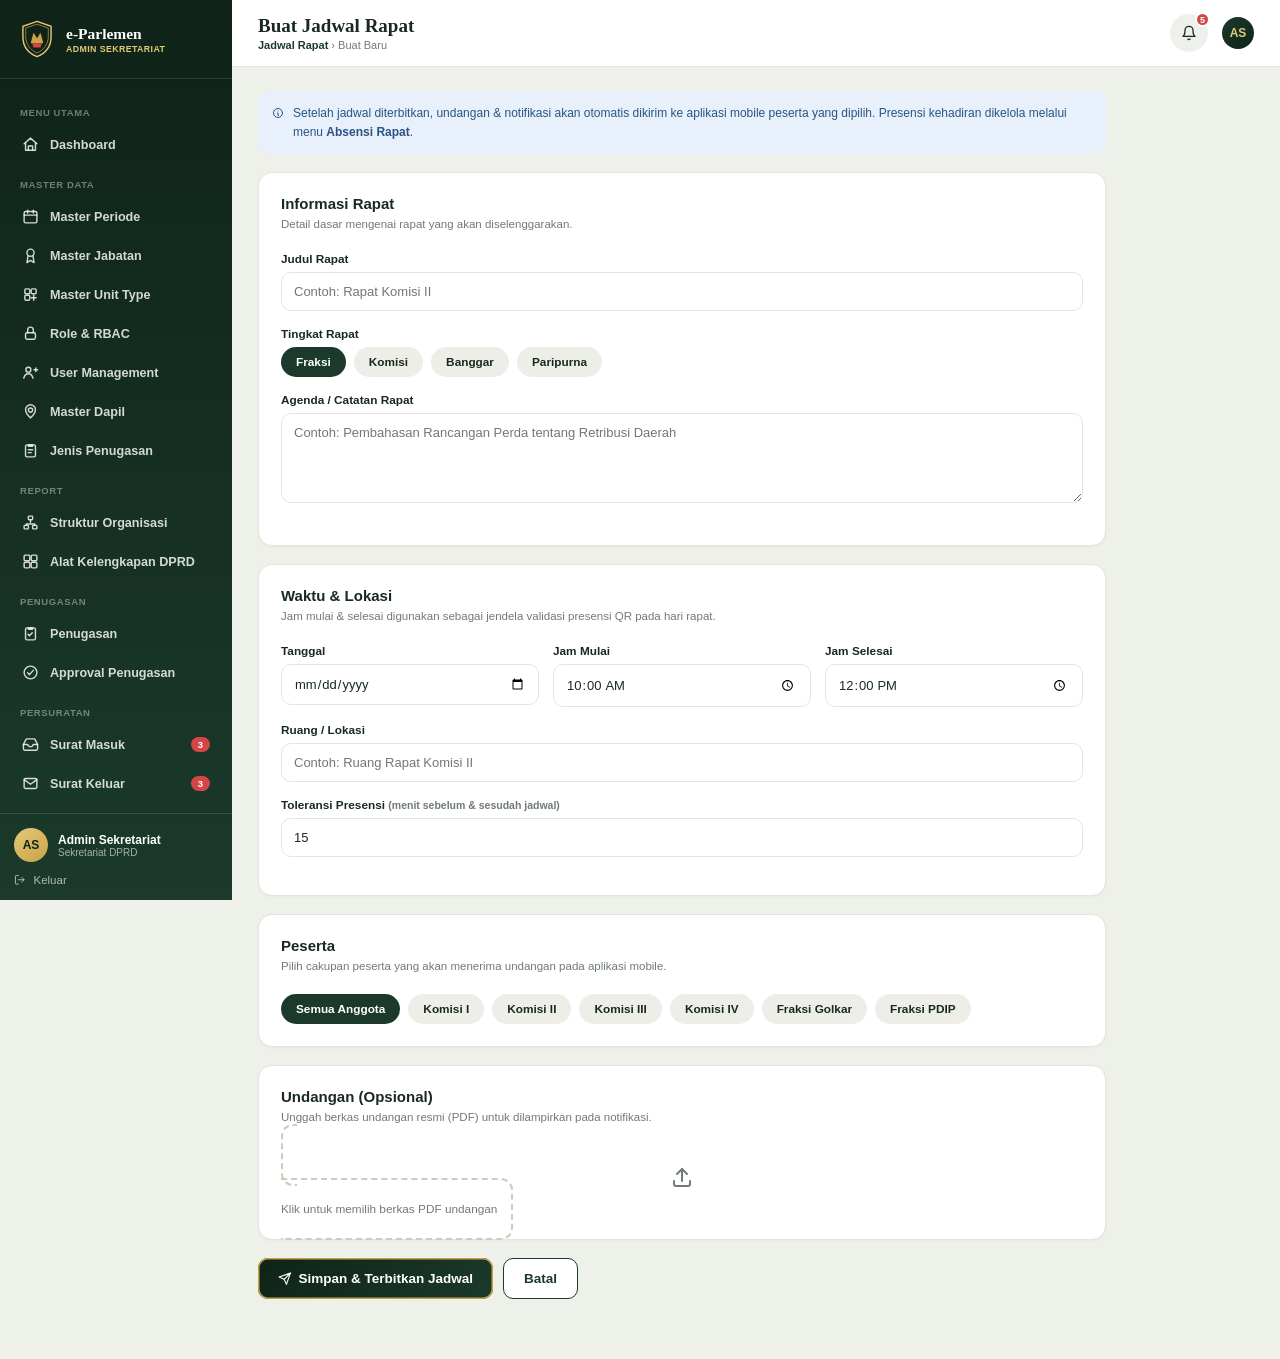
<file: reference/Buat Jadwal Rapat · Admin e-Parlemen.html>
<!DOCTYPE html>
<!-- saved from url=(0056)https://e-parlemen-web.vercel.app/jadwal-rapat-buat.html -->
<html lang="id"><head><meta http-equiv="Content-Type" content="text/html; charset=UTF-8">

<title>Buat Jadwal Rapat · Admin e-Parlemen</title>
<meta name="viewport" content="width=device-width, initial-scale=1">
<style>

:root{
  --green-dark:#0f2318; --green:#1b3a2b; --green-mid:#234a37; --green-light:#2f5a44;
  --gold:#c9a24a; --gold-light:#e4c976; --cream:#f7f6f1; --card:#ffffff;
  --ink:#182a20; --muted:#707b73; --border:#e7e4dc;
  --success-bg:#e6f4ea; --success:#1f8a4c;
  --warn-bg:#fff2df; --warn:#c8791a;
  --danger-bg:#fbe7e7; --danger:#d64545;
  --info-bg:#e7f0fb; --info:#2f6fb0;
  --neutral-bg:#eef0ec; --neutral:#5b6a5e;
}
*{box-sizing:border-box;}
html,body{margin:0;padding:0;}
body{font-family:-apple-system,BlinkMacSystemFont,"Segoe UI",Roboto,Helvetica,Arial,sans-serif;color:var(--ink);background:#eef0ea;}
a{color:inherit;}
.ic-svg{width:1em;height:1em;stroke:currentColor;fill:none;stroke-width:2;stroke-linecap:round;stroke-linejoin:round;flex-shrink:0;vertical-align:-0.15em;}
.crest-svg{width:100%;height:100%;display:block;}

.admin-shell{display:flex;min-height:100vh;}
.sidebar{width:232px;background:linear-gradient(180deg,var(--green-dark),var(--green));color:#fff;flex-shrink:0;display:flex;flex-direction:column;position:sticky;top:0;height:100vh;z-index:60;}
.sidebar-brand{display:flex;gap:10px;align-items:center;padding:20px 18px;border-bottom:1px solid rgba(255,255,255,.12);}
.sidebar-brand .emblem{width:38px;height:38px;flex-shrink:0;}
.sidebar-brand h1{font-family:Georgia,'Times New Roman',serif;font-size:15.5px;margin:0;}
.sidebar-brand .sub{font-size:8.8px;color:var(--gold-light);font-weight:700;letter-spacing:.4px;margin-top:1px;}
.sidebar-nav{flex:1;padding:14px 10px;display:flex;flex-direction:column;gap:2px;overflow-y:auto;}
.snav-label{font-size:9.5px;font-weight:800;color:rgba(255,255,255,.4);text-transform:uppercase;letter-spacing:.6px;padding:14px 10px 6px;}
.snav-item{display:flex;align-items:center;gap:11px;padding:10px 12px;border-radius:10px;color:rgba(255,255,255,.82);text-decoration:none;font-size:12.6px;font-weight:700;}
.snav-item .ic-svg{width:17px;height:17px;}
.snav-item:hover{background:rgba(255,255,255,.08);}
.snav-item.active{background:rgba(255,255,255,.14);color:#fff;box-shadow:inset 3px 0 0 var(--gold);}
.snav-item .count{margin-left:auto;background:var(--danger);color:#fff;font-size:9.5px;font-weight:800;padding:2px 7px;border-radius:20px;}
.sidebar-foot{padding:14px;border-top:1px solid rgba(255,255,255,.12);}
.sidebar-user{display:flex;gap:10px;align-items:center;}
.sidebar-user .av{width:34px;height:34px;border-radius:50%;background:linear-gradient(145deg,var(--gold-light),var(--gold));display:flex;align-items:center;justify-content:center;font-weight:800;color:var(--green-dark);font-size:12px;flex-shrink:0;}
.sidebar-user .name{font-size:12px;font-weight:800;color:#fff;}
.sidebar-user .role{font-size:10px;color:rgba(255,255,255,.6);}
.logout-link{display:flex;align-items:center;gap:8px;margin-top:12px;font-size:11.5px;color:rgba(255,255,255,.65);text-decoration:none;}

.main{flex:1;min-width:0;display:flex;flex-direction:column;}
.topbar{display:flex;align-items:center;justify-content:space-between;background:#fff;border-bottom:1px solid var(--border);padding:14px 26px;position:sticky;top:0;z-index:5;gap:14px;}
.topbar h2{font-family:Georgia,'Times New Roman',serif;font-size:19px;margin:0;color:var(--ink);}
.topbar .crumb{font-size:11px;color:var(--muted);margin-top:2px;}
.topbar .crumb a{color:var(--green);text-decoration:none;font-weight:700;}
.topbar-actions{display:flex;gap:14px;align-items:center;}
.tb-bell{position:relative;width:38px;height:38px;border-radius:50%;background:var(--neutral-bg);display:flex;align-items:center;justify-content:center;color:var(--ink);text-decoration:none;flex-shrink:0;}
.tb-bell .dot{position:absolute;top:-2px;right:-2px;background:var(--danger);color:#fff;font-size:9px;font-weight:800;min-width:15px;height:15px;border-radius:50%;display:flex;align-items:center;justify-content:center;border:2px solid #fff;}
.tb-user{display:flex;align-items:center;gap:8px;}
.tb-user .av{width:32px;height:32px;border-radius:50%;background:linear-gradient(145deg,var(--green),var(--green-dark));display:flex;align-items:center;justify-content:center;color:var(--gold-light);font-weight:800;font-size:12px;}
.menu-toggle{display:none;background:none;border:none;cursor:pointer;color:var(--ink);padding:6px;}
.menu-toggle .ic-svg{width:22px;height:22px;}

.content{padding:24px 26px 60px;max-width:900px;width:100%;}

.card{background:var(--card);border-radius:14px;padding:22px;border:1px solid var(--border);box-shadow:0 1px 3px rgba(0,0,0,.04);margin-bottom:18px;}
.section-title{font-size:15px;font-weight:800;color:var(--ink);margin:0 0 4px;}
.hint{font-size:11.5px;color:var(--muted);line-height:1.55;margin-bottom:18px;}

.field{margin-bottom:16px;}
.field label{display:block;font-size:11.8px;font-weight:800;color:var(--ink);margin-bottom:6px;}
.field .opt{font-weight:600;color:var(--muted);font-size:10.5px;}
.field input,.field select,.field textarea{width:100%;padding:11px 12px;border-radius:10px;border:1px solid var(--border);font-size:13px;background:#fff;font-family:inherit;color:var(--ink);}
.field textarea{min-height:90px;resize:vertical;}
.field-row{display:grid;grid-template-columns:1fr 1fr;gap:14px;}
.field-row-3{display:grid;grid-template-columns:1fr 1fr 1fr;gap:14px;}
.chip-row{display:flex;flex-wrap:wrap;gap:8px;}
.chip{padding:7px 14px;border-radius:20px;background:#eceee7;font-size:11.8px;font-weight:700;color:var(--ink);border:1px solid transparent;cursor:pointer;font-family:inherit;}
.chip.active{background:var(--green);color:#fff;}
.upload-box{border:2px dashed #cfcabb;border-radius:12px;padding:22px 14px;text-align:center;color:var(--muted);font-size:11.8px;cursor:pointer;}
.upload-box .ic{font-size:24px;display:block;margin-bottom:8px;}
.upload-box:hover{border-color:var(--gold);}

.btn{display:inline-flex;align-items:center;justify-content:center;gap:7px;padding:12px 20px;border-radius:10px;font-size:13.5px;font-weight:800;text-decoration:none;border:none;cursor:pointer;font-family:inherit;}
.btn-primary{background:linear-gradient(135deg,var(--green-dark),var(--green));color:#fff;box-shadow:inset 0 0 0 1.5px var(--gold);}
.btn-outline{background:#fff;color:var(--green);border:1.5px solid var(--green);}
.btn-row{display:flex;gap:10px;flex-wrap:wrap;margin-top:6px;}

.info-box{background:var(--info-bg);border-radius:12px;padding:13px 14px;font-size:12px;color:#2a5583;display:flex;gap:9px;align-items:flex-start;line-height:1.55;margin-bottom:18px;}

@media (max-width:960px){
  .sidebar{position:fixed;left:-232px;transition:left .2s;box-shadow:6px 0 24px rgba(0,0,0,.25);}
  .sidebar.open{left:0;}
  .menu-toggle{display:block;}
  .field-row,.field-row-3{grid-template-columns:1fr;}
}
</style>
</head>
<body>
<div class="admin-shell">
  <aside class="sidebar" id="sidebar">
    <div class="sidebar-brand">
      <span class="emblem"><svg viewBox="0 0 48 54" class="crest-svg" xmlns="http://www.w3.org/2000/svg"><path d="M24 2 L44 9 V24 C44 37 36 47 24 52 C12 47 4 37 4 24 V9 Z" fill="#0f2318" stroke="#e4c976" stroke-width="2"></path><path d="M24 6 L40 11.5 V24 C40 34.5 33.5 42.5 24 47 C14.5 42.5 8 34.5 8 24 V11.5 Z" fill="none" stroke="#c9a24a" stroke-width="1"></path><path d="M15 33 L19 18 L24 26 L29 18 L33 33 Z" fill="#c9a24a"></path><path d="M17 33 H31 L29 39 H19 Z" fill="#d64545"></path></svg></span>
      <div><h1>e-Parlemen</h1><div class="sub">ADMIN SEKRETARIAT</div></div>
    </div>
    <nav class="sidebar-nav">
      <div class="snav-label">Menu Utama</div>
      <a class="snav-item" href="https://e-parlemen-web.vercel.app/dashboard.html"><svg class="ic-svg" viewBox="0 0 24 24" xmlns="http://www.w3.org/2000/svg"><path d="M3 11l9-8 9 8"></path><path d="M5 10v10h14V10"></path><path d="M9 20v-6h6v6"></path></svg> Dashboard</a>
      <div class="snav-label">Master Data</div>
      <a class="snav-item" href="https://e-parlemen-web.vercel.app/master-periode.html"><svg class="ic-svg" viewBox="0 0 24 24" xmlns="http://www.w3.org/2000/svg"><rect x="3" y="5" width="18" height="16" rx="2"></rect><path d="M3 10h18"></path><path d="M8 3v4"></path><path d="M16 3v4"></path></svg> Master Periode</a>
      <a class="snav-item" href="https://e-parlemen-web.vercel.app/master-jabatan.html"><svg class="ic-svg" viewBox="0 0 24 24" xmlns="http://www.w3.org/2000/svg"><circle cx="12" cy="8" r="5"></circle><path d="M8.5 12.5L7 22l5-3 5 3-1.5-9.5"></path></svg> Master Jabatan</a>
      <a class="snav-item" href="https://e-parlemen-web.vercel.app/master-unit-type.html"><svg class="ic-svg" viewBox="0 0 24 24" xmlns="http://www.w3.org/2000/svg"><rect x="4" y="4" width="7" height="7" rx="1.5"></rect><rect x="13" y="4" width="7" height="7" rx="1.5"></rect><rect x="4" y="13" width="7" height="7" rx="1.5"></rect><path d="M16.5 13v7"></path><path d="M13 16.5h7"></path></svg> Master Unit Type</a>
      <a class="snav-item" href="https://e-parlemen-web.vercel.app/master-rbac.html"><svg class="ic-svg" viewBox="0 0 24 24" xmlns="http://www.w3.org/2000/svg"><rect x="5" y="11" width="14" height="9" rx="2"></rect><path d="M8 11V7a4 4 0 1 1 8 0v4"></path></svg> Role &amp; RBAC</a>
      <a class="snav-item" href="https://e-parlemen-web.vercel.app/pengguna.html"><svg class="ic-svg" viewBox="0 0 24 24" xmlns="http://www.w3.org/2000/svg"><circle cx="9" cy="8" r="3.5"></circle><path d="M2.5 20c1-4 3.8-6.2 6.5-6.2s5.5 2.2 6.5 6.2"></path><path d="M17 8h5"></path><path d="M19.5 5.5v5"></path></svg> User Management</a>
      <a class="snav-item" href="https://e-parlemen-web.vercel.app/master-dapil.html"><svg class="ic-svg" viewBox="0 0 24 24" xmlns="http://www.w3.org/2000/svg"><circle cx="12" cy="10" r="3"></circle><path d="M12 21s7-6.5 7-11.5a7 7 0 1 0-14 0c0 5 7 11.5 7 11.5z"></path></svg> Master Dapil</a>
      <a class="snav-item" href="https://e-parlemen-web.vercel.app/master-jenis-penugasan.html"><svg class="ic-svg" viewBox="0 0 24 24" xmlns="http://www.w3.org/2000/svg"><rect x="5" y="4" width="14" height="17" rx="2"></rect><path d="M9 4h6v2H9z"></path><path d="M9 11h6"></path><path d="M9 15h4"></path></svg> Jenis Penugasan</a>
      <div class="snav-label">Report</div>
      <a class="snav-item" href="https://e-parlemen-web.vercel.app/struktur-organisasi.html"><svg class="ic-svg" viewBox="0 0 24 24" xmlns="http://www.w3.org/2000/svg"><rect x="9" y="3" width="6" height="5" rx="1"></rect><rect x="3" y="16" width="6" height="5" rx="1"></rect><rect x="15" y="16" width="6" height="5" rx="1"></rect><path d="M12 8v4"></path><path d="M6 16v-2h12v2"></path></svg> Struktur Organisasi</a>
      <a class="snav-item" href="https://e-parlemen-web.vercel.app/master-alat-kelengkapan.html"><svg class="ic-svg" viewBox="0 0 24 24" xmlns="http://www.w3.org/2000/svg"><rect x="3" y="3" width="8" height="8" rx="1.5"></rect><rect x="13" y="3" width="8" height="8" rx="1.5"></rect><rect x="3" y="13" width="8" height="8" rx="1.5"></rect><rect x="13" y="13" width="8" height="8" rx="1.5"></rect></svg> Alat Kelengkapan DPRD</a>
      <div class="snav-label">Penugasan</div>
      <a class="snav-item" href="https://e-parlemen-web.vercel.app/penugasan-dapil-reses.html"><svg class="ic-svg" viewBox="0 0 24 24" xmlns="http://www.w3.org/2000/svg"><rect x="5" y="4" width="14" height="17" rx="2"></rect><path d="M9 4h6v2H9z"></path><path d="M8.5 13l2 2 4-4"></path></svg> Penugasan</a>
      <a class="snav-item" href="https://e-parlemen-web.vercel.app/approval-penugasan.html"><svg class="ic-svg" viewBox="0 0 24 24" xmlns="http://www.w3.org/2000/svg"><circle cx="12" cy="12" r="9"></circle><path d="M8 12.5l2.5 2.5 5.5-6"></path></svg> Approval Penugasan</a>
      <div class="snav-label">Persuratan</div>
      <a class="snav-item" href="https://e-parlemen-web.vercel.app/surat-masuk.html"><svg class="ic-svg" viewBox="0 0 24 24" xmlns="http://www.w3.org/2000/svg"><path d="M22 12h-6l-2 3h-4l-2-3H2"></path><path d="M5.45 5.11L2 12v6a2 2 0 0 0 2 2h16a2 2 0 0 0 2-2v-6l-3.45-6.89A2 2 0 0 0 16.76 4H7.24a2 2 0 0 0-1.79 1.11z"></path></svg> Surat Masuk <span class="count">3</span></a>
      <a class="snav-item" href="https://e-parlemen-web.vercel.app/surat-keluar.html"><svg class="ic-svg" viewBox="0 0 24 24" xmlns="http://www.w3.org/2000/svg"><rect x="3" y="5" width="18" height="14" rx="2"></rect><path d="M3 6.5l9 6.5 9-6.5"></path></svg> Surat Keluar <span class="count">3</span></a>
      <div class="snav-label">Rapat</div>
      <a class="snav-item" href="https://e-parlemen-web.vercel.app/jadwal-rapat.html"><svg class="ic-svg" viewBox="0 0 24 24" xmlns="http://www.w3.org/2000/svg"><rect x="3" y="5" width="18" height="16" rx="2"></rect><path d="M3 10h18"></path><path d="M8 3v4"></path><path d="M16 3v4"></path></svg> Jadwal Rapat</a>
      <a class="snav-item active" href="https://e-parlemen-web.vercel.app/jadwal-rapat-buat.html"><svg class="ic-svg" viewBox="0 0 24 24" xmlns="http://www.w3.org/2000/svg"><rect x="3" y="5" width="18" height="16" rx="2"></rect><path d="M3 10h18"></path><path d="M8 3v4"></path><path d="M16 3v4"></path><path d="M12 14v4"></path><path d="M10 16h4"></path></svg> Create Rapat (Generate QR)</a>
      <a class="snav-item" href="https://e-parlemen-web.vercel.app/absensi.html"><svg class="ic-svg" viewBox="0 0 24 24" xmlns="http://www.w3.org/2000/svg"><rect x="3" y="3" width="7" height="7" rx="1"></rect><rect x="14" y="3" width="7" height="7" rx="1"></rect><rect x="3" y="14" width="7" height="7" rx="1"></rect><rect x="14" y="14" width="3" height="3" rx="0.6"></rect><rect x="18" y="14" width="3" height="3" rx="0.6"></rect><rect x="14" y="18" width="3" height="3" rx="0.6"></rect><rect x="18" y="18" width="3" height="3" rx="0.6"></rect></svg> Presensi (Tampilkan QR)</a>
      <a class="snav-item" href="https://e-parlemen-web.vercel.app/jadwal-rapat-buat.html#"><svg class="ic-svg" viewBox="0 0 24 24" xmlns="http://www.w3.org/2000/svg"><path d="M3 3v18h18"></path><rect x="7" y="12" width="3" height="6" rx="0.6"></rect><rect x="12" y="8" width="3" height="10" rx="0.6"></rect><rect x="17" y="5" width="3" height="13" rx="0.6"></rect></svg> Laporan Rapat <span class="count" style="background:var(--neutral);">Segera</span></a>
      <div class="snav-label">Lainnya</div>
      <a class="snav-item" href="https://e-parlemen-web.vercel.app/notifikasi.html"><svg class="ic-svg" viewBox="0 0 24 24" xmlns="http://www.w3.org/2000/svg"><path d="M18 8a6 6 0 0 0-12 0c0 7-3 9-3 9h18s-3-2-3-9"></path><path d="M13.7 21a2 2 0 0 1-3.4 0"></path></svg> Notifikasi <span class="count">5</span></a>
    </nav>
    <div class="sidebar-foot">
      <div class="sidebar-user"><span class="av">AS</span><div><div class="name">Admin Sekretariat</div><div class="role">Sekretariat DPRD</div></div></div>
      <a class="logout-link" href="https://e-parlemen-web.vercel.app/login.html"><svg class="ic-svg" viewBox="0 0 24 24" xmlns="http://www.w3.org/2000/svg"><path d="M9 21H5a2 2 0 0 1-2-2V5a2 2 0 0 1 2-2h4"></path><path d="M16 17l5-5-5-5"></path><path d="M21 12H9"></path></svg> Keluar</a>
    </div>
  </aside>

  <div class="main">
    <div class="topbar">
      <div style="display:flex;align-items:center;gap:8px;">
        <button class="menu-toggle" onclick="document.getElementById('sidebar').classList.toggle('open')"><svg class="ic-svg" viewBox="0 0 24 24" xmlns="http://www.w3.org/2000/svg"><path d="M4 6h16"></path><path d="M4 12h16"></path><path d="M4 18h16"></path></svg></button>
        <div><h2>Buat Jadwal Rapat</h2><div class="crumb"><a href="https://e-parlemen-web.vercel.app/jadwal-rapat.html">Jadwal Rapat</a> › Buat Baru</div></div>
      </div>
      <div class="topbar-actions">
        <a class="tb-bell" href="https://e-parlemen-web.vercel.app/notifikasi.html"><svg class="ic-svg" viewBox="0 0 24 24" xmlns="http://www.w3.org/2000/svg"><path d="M18 8a6 6 0 0 0-12 0c0 7-3 9-3 9h18s-3-2-3-9"></path><path d="M13.7 21a2 2 0 0 1-3.4 0"></path></svg><span class="dot">5</span></a>
        <div class="tb-user"><span class="av">AS</span></div>
      </div>
    </div>

    <div class="content">
      <div class="info-box">
        <span><svg class="ic-svg" viewBox="0 0 24 24" xmlns="http://www.w3.org/2000/svg"><circle cx="12" cy="12" r="9"></circle><path d="M12 8h.01"></path><path d="M11 12h1v5h1"></path></svg></span>
        <span>Setelah jadwal diterbitkan, undangan &amp; notifikasi akan otomatis dikirim ke aplikasi mobile peserta yang dipilih. Presensi kehadiran dikelola melalui menu <strong>Absensi Rapat</strong>.</span>
      </div>

      <form onsubmit="return submitForm(event)">
        <div class="card">
          <div class="section-title">Informasi Rapat</div>
          <div class="hint">Detail dasar mengenai rapat yang akan diselenggarakan.</div>

          <div class="field">
            <label>Judul Rapat</label>
            <input type="text" placeholder="Contoh: Rapat Komisi II" required="">
          </div>

          <div class="field">
            <label>Tingkat Rapat</label>
            <div class="chip-row" id="tingkatChips">
              <button type="button" class="chip active" onclick="selectChip(this,'tingkatChips')">Fraksi</button>
              <button type="button" class="chip" onclick="selectChip(this,'tingkatChips')">Komisi</button>
              <button type="button" class="chip" onclick="selectChip(this,'tingkatChips')">Banggar</button>
              <button type="button" class="chip" onclick="selectChip(this,'tingkatChips')">Paripurna</button>
            </div>
          </div>

          <div class="field">
            <label>Agenda / Catatan Rapat</label>
            <textarea placeholder="Contoh: Pembahasan Rancangan Perda tentang Retribusi Daerah"></textarea>
          </div>
        </div>

        <div class="card">
          <div class="section-title">Waktu &amp; Lokasi</div>
          <div class="hint">Jam mulai &amp; selesai digunakan sebagai jendela validasi presensi QR pada hari rapat.</div>

          <div class="field-row-3">
            <div class="field"><label>Tanggal</label><input type="date" required=""></div>
            <div class="field"><label>Jam Mulai</label><input type="time" value="10:00" required=""></div>
            <div class="field"><label>Jam Selesai</label><input type="time" value="12:00" required=""></div>
          </div>
          <div class="field">
            <label>Ruang / Lokasi</label>
            <input type="text" placeholder="Contoh: Ruang Rapat Komisi II" required="">
          </div>
          <div class="field">
            <label>Toleransi Presensi <span class="opt">(menit sebelum &amp; sesudah jadwal)</span></label>
            <input type="number" value="15" min="0" max="60">
          </div>
        </div>

        <div class="card">
          <div class="section-title">Peserta</div>
          <div class="hint">Pilih cakupan peserta yang akan menerima undangan pada aplikasi mobile.</div>
          <div class="chip-row" id="pesertaChips">
            <button type="button" class="chip active" onclick="togglePeserta(this)">Semua Anggota</button>
            <button type="button" class="chip" onclick="togglePeserta(this)">Komisi I</button>
            <button type="button" class="chip" onclick="togglePeserta(this)">Komisi II</button>
            <button type="button" class="chip" onclick="togglePeserta(this)">Komisi III</button>
            <button type="button" class="chip" onclick="togglePeserta(this)">Komisi IV</button>
            <button type="button" class="chip" onclick="togglePeserta(this)">Fraksi Golkar</button>
            <button type="button" class="chip" onclick="togglePeserta(this)">Fraksi PDIP</button>
          </div>
        </div>

        <div class="card">
          <div class="section-title">Undangan (Opsional)</div>
          <div class="hint">Unggah berkas undangan resmi (PDF) untuk dilampirkan pada notifikasi.</div>
          <label class="upload-box" for="undanganInput">
            <span class="ic"><svg class="ic-svg" viewBox="0 0 24 24" xmlns="http://www.w3.org/2000/svg" style="width:24px;height:24px;"><path d="M12 16V4"></path><path d="M7 9l5-5 5 5"></path><path d="M4 16v3a2 2 0 0 0 2 2h12a2 2 0 0 0 2-2v-3"></path></svg></span>
            <span id="undanganLabel">Klik untuk memilih berkas PDF undangan</span>
          </label>
          <input type="file" id="undanganInput" accept="application/pdf" style="display:none;" onchange="if(this.files[0]) document.getElementById('undanganLabel').textContent = 'Berkas dipilih: ' + this.files[0].name;">
        </div>

        <div class="btn-row">
          <button type="submit" class="btn btn-primary"><svg class="ic-svg" viewBox="0 0 24 24" xmlns="http://www.w3.org/2000/svg"><path d="M22 2L11 13"></path><path d="M22 2l-7 20-4-9-9-4 20-7z"></path></svg> Simpan &amp; Terbitkan Jadwal</button>
          <a class="btn btn-outline" href="https://e-parlemen-web.vercel.app/jadwal-rapat.html">Batal</a>
        </div>
      </form>
    </div>
  </div>
</div>
<script>
function selectChip(el, groupId){
  document.querySelectorAll('#' + groupId + ' .chip').forEach(function(c){ c.classList.remove('active'); });
  el.classList.add('active');
}
function togglePeserta(el){
  var all = document.querySelectorAll('#pesertaChips .chip');
  if(el === all[0]){
    all.forEach(function(c){ c.classList.remove('active'); });
    el.classList.add('active');
    return;
  }
  all[0].classList.remove('active');
  el.classList.toggle('active');
  var anyActive = Array.prototype.some.call(all, function(c){ return c.classList.contains('active'); });
  if(!anyActive){ all[0].classList.add('active'); }
}
function submitForm(e){
  e.preventDefault();
  window.location.href = 'jadwal-rapat.html';
  return false;
}
</script>


</body></html>
</file>
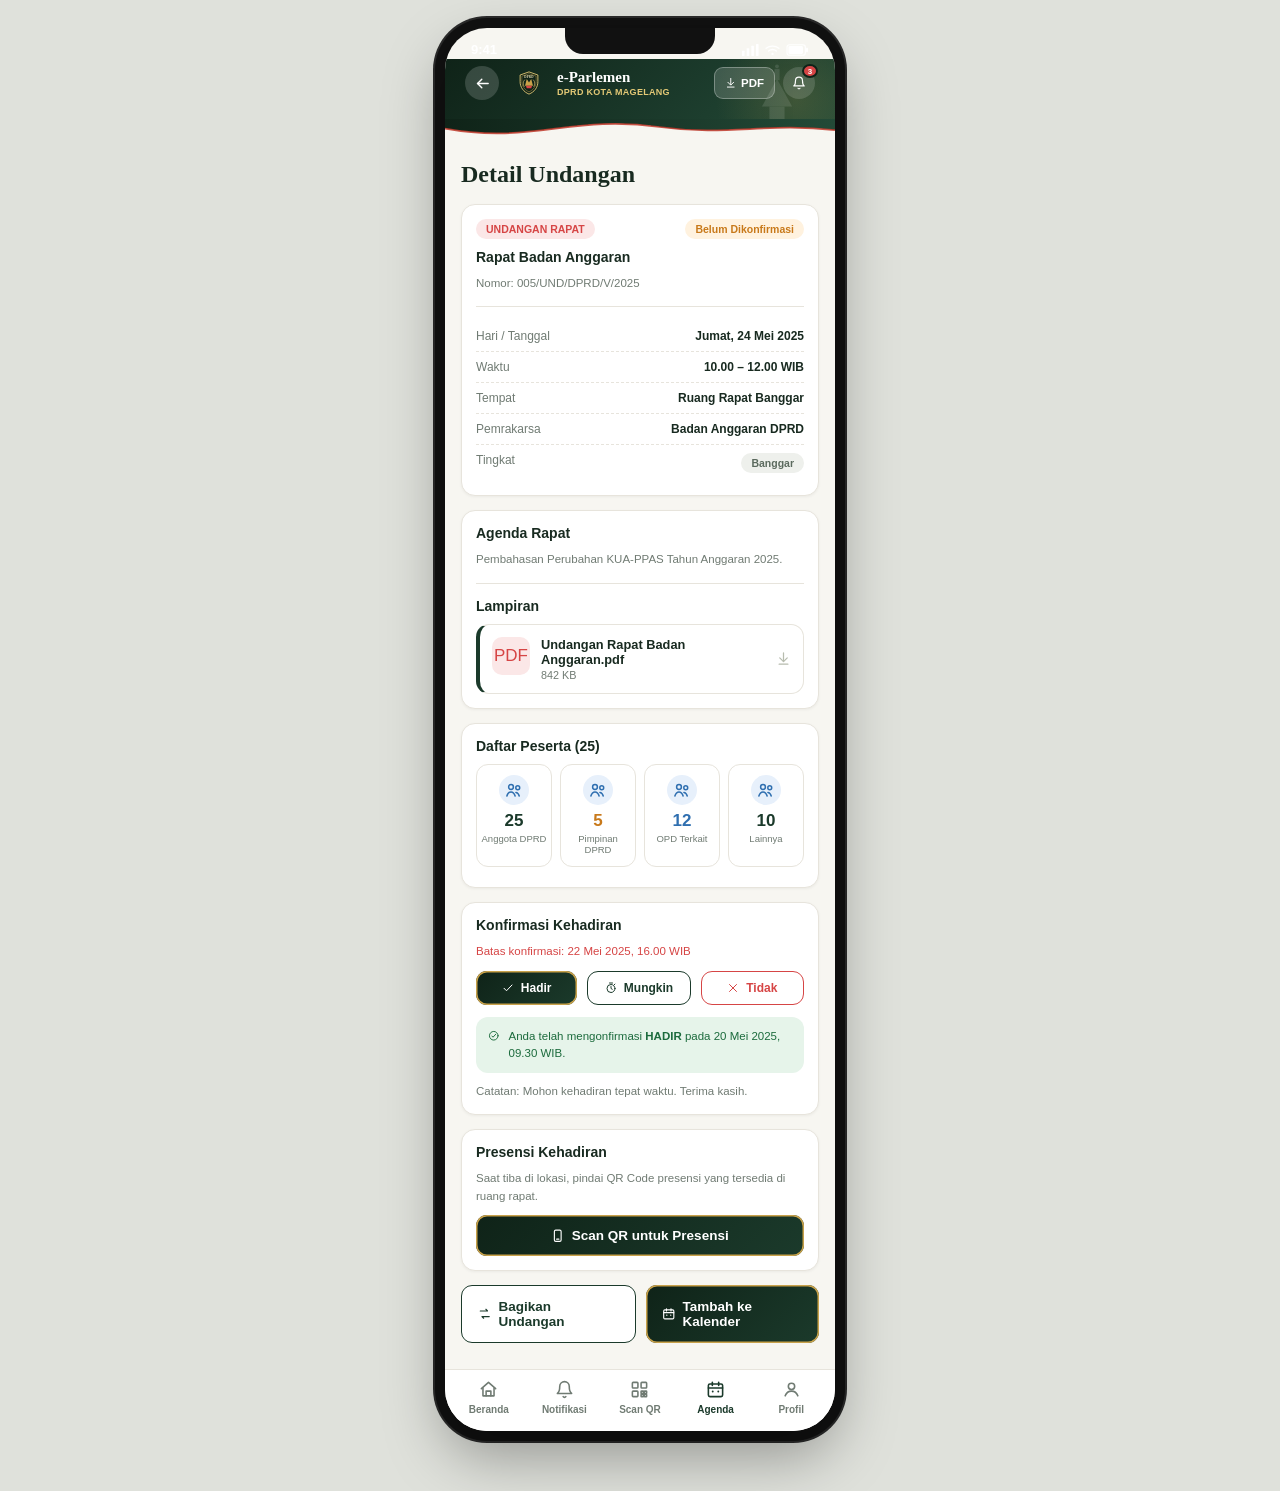
<file: reference/Detail Undangan · e-Parlemen DPRD Kota Magelang.html>
<!DOCTYPE html>
<!-- saved from url=(0057)https://e-parlemen-mobile.vercel.app/detail-undangan.html -->
<html lang="id"><head><meta http-equiv="Content-Type" content="text/html; charset=UTF-8">

<title>Detail Undangan · e-Parlemen DPRD Kota Magelang</title>
<meta name="viewport" content="width=device-width, initial-scale=1">
<style>

:root{
  --green-dark:#0f2318;
  --green:#1b3a2b;
  --green-mid:#234a37;
  --green-light:#2f5a44;
  --gold:#c9a24a;
  --gold-light:#e4c976;
  --cream:#f7f6f1;
  --card:#ffffff;
  --ink:#182a20;
  --muted:#707b73;
  --border:#e7e4dc;
  --success-bg:#e6f4ea; --success:#1f8a4c;
  --warn-bg:#fff2df; --warn:#c8791a;
  --danger-bg:#fbe7e7; --danger:#d64545;
  --info-bg:#e7f0fb; --info:#2f6fb0;
  --neutral-bg:#eef0ec; --neutral:#5b6a5e;
}
*{box-sizing:border-box;}
html,body{margin:0;padding:0;}
body{
  background:#dfe1db;
  font-family:-apple-system,BlinkMacSystemFont,"Segoe UI",Roboto,Helvetica,Arial,sans-serif;
  color:var(--ink);
  display:flex;
  justify-content:center;
  padding:28px 12px 60px;
}
a{color:inherit;}
.device{
  width:390px;
  max-width:100%;
  background:var(--cream);
  border-radius:42px;
  overflow:hidden;
  box-shadow:0 24px 60px rgba(0,0,0,.35), 0 0 0 10px #111, 0 0 0 12px #2b2b2b;
  position:relative;
  display:flex;
  flex-direction:column;
  min-height:844px;
}
.notch{
  position:absolute; top:0; left:50%; transform:translateX(-50%);
  width:150px; height:26px; background:#111; border-radius:0 0 18px 18px; z-index:20;
}
.statusbar{
  display:flex; justify-content:space-between; align-items:center;
  padding:14px 26px 2px; color:#fff; font-size:13px; font-weight:700;
  position:relative; z-index:5;
}
.statusbar .icons{display:flex; gap:5px; align-items:center;}
.si-svg{width:17px; height:12px; color:#fff;}
.si-svg.batt{width:23px; height:12px;}
.app-header{
  background:linear-gradient(135deg,var(--green-dark),var(--green) 60%,var(--green-mid));
  color:#fff; padding:6px 20px 20px; position:relative; overflow:hidden;
}
.app-header::after{
  content:""; position:absolute; right:-40px; top:-40px; width:160px; height:160px;
  border-radius:50%; background:radial-gradient(circle,rgba(201,162,74,.18),transparent 70%);
}
.hdr-watermark{position:absolute; top:2px; right:14px; width:88px; height:110px; opacity:.11; z-index:1; pointer-events:none;}
.hdr-watermark-svg{width:100%; height:100%; display:block;}
.hdr-wave{margin-top:-2px; line-height:0; position:relative; z-index:4;}
.hdr-wave svg{display:block; width:100%; height:24px;}
.crest-svg{width:100%; height:100%; display:block;}
.ic-svg{width:1em; height:1em; vertical-align:-0.15em; stroke:currentColor; fill:none; stroke-width:2; stroke-linecap:round; stroke-linejoin:round; flex-shrink:0;}
.icon-box .ic-svg, .qic .ic-svg, .mic .ic-svg, .stat .ic-svg{width:18px; height:18px;}
.stat-ic{width:30px; height:30px; border-radius:50%; display:flex; align-items:center; justify-content:center; margin:0 auto 6px;}
.header-row{display:flex; justify-content:space-between; align-items:flex-start; gap:10px; position:relative; z-index:2;}
.brand{display:flex; gap:10px; align-items:center;}
.emblem{
  width:44px; height:44px; flex-shrink:0;
  display:flex; align-items:center; justify-content:center;
  font-family:Georgia,'Times New Roman',serif; font-weight:700; font-size:10px; letter-spacing:.5px;
  text-align:center; line-height:1.1;
}
.brand-text h1{font-family:Georgia,'Times New Roman',serif; font-size:19px; margin:0; font-weight:700;}
.brand-text .sub{font-size:10.5px; font-weight:700; color:var(--gold-light); letter-spacing:.3px; margin-top:1px;}
.brand-text .tag{font-size:9.5px; opacity:.78; margin-top:1px;}
.bell{
  position:relative; width:36px; height:36px; border-radius:50%;
  background:rgba(255,255,255,.14); display:flex; align-items:center; justify-content:center; font-size:16px; flex-shrink:0;
}
.bell .dot{
  position:absolute; top:-3px; right:-3px; background:var(--danger); color:#fff; font-size:9px; font-weight:800;
  min-width:16px; height:16px; border-radius:50%; display:flex; align-items:center; justify-content:center;
  border:2px solid var(--green-dark);
}
.page-title-row{display:flex; align-items:center; gap:10px; margin-top:16px; position:relative; z-index:2;}
.back-btn{
  width:34px; height:34px; border-radius:50%; background:rgba(255,255,255,.16);
  display:flex; align-items:center; justify-content:center; text-decoration:none; color:#fff; font-size:17px; flex-shrink:0;
}
.page-title h2{font-family:Georgia,'Times New Roman',serif; font-size:19px; margin:0;}
.page-title p{font-size:11.5px; opacity:.82; margin:3px 0 0;}
.header-actions{margin-left:auto; display:flex; gap:8px;}
.hdr-btn{
  background:rgba(255,255,255,.16); border:1px solid rgba(255,255,255,.3); color:#fff; font-size:11.5px; font-weight:700;
  border-radius:9px; padding:8px 10px; text-decoration:none; display:inline-flex; gap:5px; align-items:center;
}

.screen{flex:1; padding:16px 16px 26px;}
.screen-title{font-family:Georgia,'Times New Roman',serif; font-size:24px; font-weight:700; color:var(--ink); margin:2px 0 16px;}

.card{background:var(--card); border-radius:14px; padding:14px; border:1px solid var(--border); box-shadow:0 1px 3px rgba(0,0,0,.05); margin-bottom:14px;}
.card + .card{margin-top:0;}
.section-title{font-size:14.5px; font-weight:800; color:var(--ink); margin:18px 0 10px; display:flex; justify-content:space-between; align-items:center;}
.section-title .more{font-size:11.5px; font-weight:700; color:var(--green); text-decoration:none;}
h3.ctitle{font-size:14px; font-weight:800; margin:0 0 10px;}
.muted{color:var(--muted);}
.hint{font-size:11.5px; color:var(--muted); line-height:1.5;}

.stats-grid{display:grid; grid-template-columns:repeat(4,1fr); gap:8px; margin-bottom:6px;}
.stats-grid.cols-3{grid-template-columns:repeat(3,1fr);}
.stats-grid.cols-2{grid-template-columns:repeat(2,1fr);}
.stat{background:#fff; border:1px solid var(--border); border-radius:12px; padding:10px 4px; text-align:center;}
.stat .num{font-size:17px; font-weight:800; color:var(--green);}
.stat .lbl{font-size:9.5px; color:var(--muted); margin-top:2px; line-height:1.25;}
.stat.warn .num{color:var(--warn);} .stat.danger .num{color:var(--danger);} .stat.info .num{color:var(--info);} .stat.success .num{color:var(--success);}

.badge{display:inline-flex; align-items:center; gap:4px; padding:4px 10px; border-radius:20px; font-size:10.5px; font-weight:800; white-space:nowrap;}
.badge-success{background:var(--success-bg); color:var(--success);}
.badge-warn{background:var(--warn-bg); color:var(--warn);}
.badge-danger{background:var(--danger-bg); color:var(--danger);}
.badge-info{background:var(--info-bg); color:var(--info);}
.badge-neutral{background:var(--neutral-bg); color:var(--neutral);}
.badge-gold{background:#fbf1dc; color:#9a7b1f;}

.btn{display:flex; align-items:center; justify-content:center; gap:7px; padding:13px 16px; border-radius:11px; font-size:13.5px; font-weight:800; text-decoration:none; border:none; cursor:pointer; width:100%; font-family:inherit;}
.btn-primary{background:linear-gradient(135deg,var(--green-dark),var(--green)); color:#fff; box-shadow:inset 0 0 0 1.5px var(--gold);}
.btn-outline{background:#fff; color:var(--green); border:1.5px solid var(--green);}
.btn-ghost{background:transparent; color:var(--green); border:1.5px dashed #c9c4b4;}
.btn-danger-outline{background:#fff; color:var(--danger); border:1.5px solid var(--danger);}
.btn-sm{padding:9px 12px; font-size:12px; width:auto;}
.btn-row{display:flex; gap:10px; margin-top:4px;}
.btn-row .btn{flex:1;}

.tabs{display:flex; gap:4px; background:#eceee7; padding:4px; border-radius:12px; margin-bottom:14px; overflow-x:auto;}
.tab{flex:1; text-align:center; padding:9px 6px; border-radius:9px; font-size:11.5px; font-weight:800; color:var(--muted); text-decoration:none; white-space:nowrap; background:transparent; border:none; font-family:inherit; cursor:pointer;}
.tab.active{background:#fff; color:var(--green); box-shadow:0 1px 3px rgba(0,0,0,.09);}

.list-item{display:flex; gap:11px; background:#fff; border-radius:13px; padding:12px; border:1px solid var(--border); margin-bottom:10px; border-left:4px solid var(--green); text-decoration:none; color:inherit; align-items:flex-start;}
.list-item.bl-gold{border-left-color:var(--gold);}
.list-item.bl-danger{border-left-color:var(--danger);}
.list-item.bl-info{border-left-color:var(--info);}
.list-item.bl-warn{border-left-color:var(--warn);}
.list-item.bl-success{border-left-color:var(--success);}
.list-item .icon-box{width:38px; height:38px; border-radius:10px; flex-shrink:0; display:flex; align-items:center; justify-content:center; font-size:17px; background:var(--neutral-bg);}
.list-item .content{flex:1; min-width:0;}
.list-item .content .title{font-weight:800; font-size:12.8px; color:var(--ink); margin-bottom:2px;}
.list-item .content .meta{font-size:10.8px; color:var(--muted); display:flex; gap:7px; flex-wrap:wrap; align-items:center;}
.list-item .side{text-align:right; font-size:10.5px; color:var(--muted); flex-shrink:0; display:flex; flex-direction:column; align-items:flex-end; gap:6px;}
.chev{color:#b7bcae; font-size:15px; align-self:center;}

.field{margin-bottom:14px;}
.field label{display:block; font-size:11.8px; font-weight:800; color:var(--ink); margin-bottom:6px;}
.field .opt{font-weight:600; color:var(--muted); font-size:10.5px;}
.field input, .field select, .field textarea{
  width:100%; padding:11px 12px; border-radius:10px; border:1px solid var(--border); font-size:13px;
  background:#fff; font-family:inherit; color:var(--ink);
}
.field textarea{min-height:78px; resize:vertical;}
.upload-box{border:2px dashed #cfcabb; border-radius:12px; padding:20px 10px; text-align:center; color:var(--muted); font-size:11.5px;}
.upload-box .ic{font-size:22px; display:block; margin-bottom:6px;}
.chip-row{display:flex; flex-wrap:wrap; gap:8px;}
.chip{padding:7px 13px; border-radius:20px; background:#eceee7; font-size:11.5px; font-weight:700; color:var(--ink); border:1px solid transparent; cursor:pointer; font-family:inherit;}
.chip.active{background:var(--green); color:#fff;}
.chip.chip-outline{background:#fff; border:1px solid var(--border);}

.timeline{position:relative; padding-left:20px;}
.timeline::before{content:""; position:absolute; left:5px; top:4px; bottom:4px; width:2px; background:var(--border);}
.t-item{position:relative; margin-bottom:16px;}
.t-item:last-child{margin-bottom:0;}
.t-item::before{content:""; position:absolute; left:-20px; top:2px; width:11px; height:11px; border-radius:50%; background:var(--green); border:3px solid #fff; box-shadow:0 0 0 1px var(--border);}
.t-item.done::before{background:var(--success);}
.t-item.pending::before{background:#d8d4c6;}
.t-item .t-title{font-weight:800; font-size:12.6px;}
.t-item .t-time{font-size:10.5px; color:var(--muted); margin-top:1px;}
.t-item .t-desc{font-size:11.5px; color:var(--ink); margin-top:3px; line-height:1.45;}

.donut-wrap{display:flex; align-items:center; gap:16px;}
.donut{width:104px; height:104px; border-radius:50%; flex-shrink:0; display:flex; align-items:center; justify-content:center;}
.donut-inner{width:66px; height:66px; background:#fff; border-radius:50%; display:flex; flex-direction:column; align-items:center; justify-content:center;}
.donut-inner .n{font-size:16px; font-weight:800; color:var(--ink);}
.donut-inner .l{font-size:8.5px; color:var(--muted);}
.legend{flex:1; display:flex; flex-direction:column; gap:7px;}
.legend .li{display:flex; align-items:center; gap:8px; font-size:11.5px;}
.legend .dot{width:9px; height:9px; border-radius:50%; flex-shrink:0;}

.bar-row{margin-bottom:11px;}
.bar-row:last-child{margin-bottom:0;}
.bar-label{display:flex; justify-content:space-between; font-size:11.5px; margin-bottom:4px;}
.bar-track{height:7px; background:#eceee7; border-radius:6px; overflow:hidden;}
.bar-fill{height:100%; background:linear-gradient(90deg,var(--green),var(--gold));}

.info-box{background:var(--info-bg); border-radius:12px; padding:11px 12px; font-size:11.5px; color:#2a5583; display:flex; gap:9px; align-items:flex-start; line-height:1.5;}
.success-box{background:var(--success-bg); border-radius:12px; padding:11px 12px; font-size:11.5px; color:#1c6b3d; display:flex; gap:9px; align-items:flex-start; line-height:1.5;}
.warn-box{background:var(--warn-bg); border-radius:12px; padding:11px 12px; font-size:11.5px; color:#96590f; display:flex; gap:9px; align-items:flex-start; line-height:1.5;}
.danger-box{background:var(--danger-bg); border-radius:12px; padding:11px 12px; font-size:11.5px; color:#7a2323; display:flex; gap:9px; align-items:flex-start; line-height:1.5;}
.attendance-tag{font-size:9.5px; font-weight:700; padding:2.5px 8px; border-radius:10px; margin-left:4px;}

.qr-frame{width:190px; height:190px; margin:14px auto; background:#fff; border-radius:16px; padding:14px; border:1px solid var(--border); box-shadow:0 2px 10px rgba(0,0,0,.06);}
.scanner{
  width:220px; height:220px; margin:18px auto; position:relative; border-radius:20px; overflow:hidden;
  background:linear-gradient(160deg,#0b1a12,#16301f 60%,#0b1a12); box-shadow:inset 0 0 40px rgba(0,0,0,.5);
}
.scanner .cam-hint{position:absolute; inset:0; display:flex; align-items:center; justify-content:center; font-size:34px; opacity:.18;}
.scan-corner{position:absolute; width:30px; height:30px; border-color:var(--gold-light); border-style:solid; border-width:0;}
.sc-tl{top:14px; left:14px; border-top-width:4px; border-left-width:4px; border-radius:8px 0 0 0;}
.sc-tr{top:14px; right:14px; border-top-width:4px; border-right-width:4px; border-radius:0 8px 0 0;}
.sc-bl{bottom:14px; left:14px; border-bottom-width:4px; border-left-width:4px; border-radius:0 0 0 8px;}
.sc-br{bottom:14px; right:14px; border-bottom-width:4px; border-right-width:4px; border-radius:0 0 8px 0;}
.scan-line{position:absolute; left:14px; right:14px; top:14px; height:2px; background:linear-gradient(90deg,transparent,var(--gold-light),transparent); animation:scanmove 2.4s ease-in-out infinite;}
@keyframes scanmove{0%{top:14px;} 50%{top:198px;} 100%{top:14px;}}

.avatar{width:56px; height:56px; border-radius:50%; background:linear-gradient(145deg,#2f5a44,#0f2318); display:flex; align-items:center; justify-content:center; color:var(--gold-light); font-weight:800; font-size:18px; flex-shrink:0;}
.profile-card{display:flex; gap:12px; align-items:center;}
.profile-card .pname{font-weight:800; font-size:14.5px;}
.profile-card .prole{font-size:11px; color:var(--muted); margin-top:1px;}

.menu-row{display:flex; align-items:center; gap:12px; padding:13px 4px; border-bottom:1px solid var(--border); text-decoration:none; color:inherit;}
.menu-row:last-child{border-bottom:none;}
.menu-row .mic{width:36px; height:36px; border-radius:10px; background:var(--neutral-bg); display:flex; align-items:center; justify-content:center; font-size:16px; flex-shrink:0;}
.menu-row .mtext{flex:1;}
.menu-row .mtitle{font-size:12.8px; font-weight:800;}
.menu-row .msub{font-size:10.8px; color:var(--muted); margin-top:1px;}

.toast{
  display:none; position:fixed; bottom:110px; left:50%; transform:translateX(-50%);
  background:var(--green-dark); color:#fff; padding:11px 18px; border-radius:30px; font-size:12px; font-weight:700;
  box-shadow:0 8px 20px rgba(0,0,0,.3); z-index:50; white-space:nowrap;
}

.bottomnav{
  display:flex; justify-content:space-around; align-items:flex-end; background:#fff; border-top:1px solid var(--border);
  padding:9px 6px 16px; position:relative; z-index:6;
}
.navitem{display:flex; flex-direction:column; align-items:center; gap:3px; font-size:10px; font-weight:700; color:var(--muted); text-decoration:none; flex:1;}
.navitem .ic{font-size:19px;}
.navitem.active{color:var(--green);}
.navlogo{
  width:50px; height:50px; border-radius:50%; background:linear-gradient(145deg,var(--green),var(--green-dark));
  display:flex; align-items:center; justify-content:center; margin-top:-30px; border:4px solid #fff;
  box-shadow:0 6px 14px rgba(0,0,0,.25); flex-shrink:0; text-decoration:none;
}
.navlogo span{color:var(--gold-light); font-size:16px;}

.empty{text-align:center; padding:30px 10px; color:var(--muted);}
.empty .ic{font-size:34px; display:block; margin-bottom:8px;}

.kv-row{display:flex; justify-content:space-between; gap:10px; padding:8px 0; border-bottom:1px dashed var(--border); font-size:12px;}
.kv-row:last-child{border-bottom:none;}
.kv-row .k{color:var(--muted); flex-shrink:0;}
.kv-row .v{font-weight:700; text-align:right;}

.divider{height:1px; background:var(--border); margin:14px 0;}
.fab{
  position:fixed; bottom:120px; right:calc(50% - 175px); width:52px; height:52px; border-radius:50%;
  background:linear-gradient(135deg,var(--green-dark),var(--green)); color:#fff; display:flex; align-items:center; justify-content:center;
  font-size:22px; text-decoration:none; box-shadow:0 8px 18px rgba(0,0,0,.3); border:2px solid var(--gold);
}
.cal-grid{display:grid; grid-template-columns:repeat(7,1fr); gap:3px; text-align:center; margin-bottom:14px;}
.cal-head{font-size:10px; font-weight:800; color:var(--muted); padding-bottom:5px;}
.cal-day{position:relative; font-size:11.5px; padding:7px 0 9px; border-radius:9px; color:var(--ink);}
.cal-day.out{color:#cdc8b8;}
.cal-day.today{background:var(--green); color:#fff; font-weight:800; box-shadow:0 0 0 2px var(--gold);}
.cal-day .dot{position:absolute; bottom:2px; left:50%; transform:translateX(-50%); width:4px; height:4px; border-radius:50%; background:var(--gold);}
.cal-day.today .dot{background:#fff;}
.index-group{margin-bottom:22px;}
.index-group h3{font-family:Georgia,'Times New Roman',serif; color:var(--green-dark); font-size:15px; margin:0 0 4px;}
.index-group .desc{font-size:11px; color:var(--muted); margin-bottom:10px;}

.quickgrid{display:grid; grid-template-columns:repeat(4,1fr); gap:10px;}
.qitem{background:#fff; border:1px solid var(--border); border-radius:14px; padding:12px 4px; text-align:center; text-decoration:none; color:var(--ink); display:flex; flex-direction:column; align-items:center; gap:7px;}
.qitem .qic{width:38px; height:38px; border-radius:11px; background:var(--neutral-bg); display:flex; align-items:center; justify-content:center; font-size:17px;}
.qitem span.qlabel{font-size:9.6px; font-weight:800; line-height:1.2;}
.two-col{display:grid; grid-template-columns:1fr 1fr; gap:10px;}
.step-num{width:22px; height:22px; border-radius:50%; background:var(--green); color:#fff; font-size:11px; font-weight:800; display:flex; align-items:center; justify-content:center; flex-shrink:0;}

</style>
</head>
<body>
<div class="device">
  <div class="notch"></div>

    <div class="statusbar">
      <span>9:41</span>
      <span class="icons"><svg viewBox="0 0 20 14" class="si-svg"><rect x="0" y="8" width="3" height="6" rx="0.6" fill="currentColor"></rect><rect x="5.5" y="5" width="3" height="9" rx="0.6" fill="currentColor"></rect><rect x="11" y="2" width="3" height="12" rx="0.6" fill="currentColor"></rect><rect x="16.5" y="0" width="3" height="14" rx="0.6" fill="currentColor"></rect></svg> <svg viewBox="0 0 20 16" class="si-svg"><path d="M1.5 5.8a13.5 13.5 0 0 1 17 0" stroke="currentColor" stroke-width="1.7" fill="none" stroke-linecap="round"></path><path d="M4.7 9.4a8.6 8.6 0 0 1 10.6 0" stroke="currentColor" stroke-width="1.7" fill="none" stroke-linecap="round"></path><circle cx="10" cy="13.2" r="1.5" fill="currentColor"></circle></svg> <svg viewBox="0 0 26 14" class="si-svg batt"><rect x="0.8" y="0.8" width="21.4" height="12.4" rx="3" stroke="currentColor" stroke-width="1.3" fill="none"></rect><rect x="2.4" y="2.4" width="17" height="9.2" rx="1.6" fill="currentColor"></rect><rect x="23" y="4.4" width="2.2" height="5.2" rx="1" fill="currentColor"></rect></svg></span>
    </div>

  <div class="app-header">
    <div class="hdr-watermark"><svg viewBox="0 0 140 170" class="hdr-watermark-svg" xmlns="http://www.w3.org/2000/svg"><rect x="58" y="70" width="24" height="95" fill="#fff"></rect><polygon points="46,70 70,26 94,70" fill="#fff"></polygon><rect x="66" y="10" width="8" height="18" fill="#fff"></rect><circle cx="70" cy="6" r="3" fill="#fff"></circle><rect x="64" y="90" width="12" height="18" fill="#123424"></rect><rect x="18" y="140" width="104" height="16" fill="#fff"></rect><rect x="8" y="156" width="124" height="10" fill="#fff"></rect><rect x="30" y="120" width="10" height="20" fill="#fff"></rect><rect x="100" y="120" width="10" height="20" fill="#fff"></rect></svg></div><div class="header-row" style="align-items:center;">  <a class="back-btn" href="https://e-parlemen-mobile.vercel.app/notifikasi.html" style="margin-right:2px;"><svg class="ic-svg" viewBox="0 0 24 24" xmlns="http://www.w3.org/2000/svg"><path d="M20 12H5"></path><path d="M11 18l-6-6 6-6"></path></svg></a>  <div class="brand">    <div class="emblem" style="width:36px;height:36px;"><span style="display:inline-flex;width:24px;height:24px;"><svg viewBox="0 0 48 54" class="crest-svg" xmlns="http://www.w3.org/2000/svg"><path d="M24 2 L44 9 V24 C44 37 36 47 24 52 C12 47 4 37 4 24 V9 Z" fill="#0f2318" stroke="#e4c976" stroke-width="2"></path><path d="M24 6 L40 11.5 V24 C40 34.5 33.5 42.5 24 47 C14.5 42.5 8 34.5 8 24 V11.5 Z" fill="none" stroke="#c9a24a" stroke-width="1"></path><path d="M15 33 L19 18 L24 26 L29 18 L33 33 Z" fill="#c9a24a"></path><path d="M17 33 H31 L29 39 H19 Z" fill="#d64545"></path><path d="M14 20 C10 24 10 30 13 35" stroke="#e4c976" stroke-width="1.4" fill="none" stroke-linecap="round"></path><path d="M34 20 C38 24 38 30 35 35" stroke="#e4c976" stroke-width="1.4" fill="none" stroke-linecap="round"></path><text x="24" y="15" text-anchor="middle" font-family="Georgia, serif" font-size="7" fill="#f3e6bb" font-weight="700">DPRD</text></svg></span></div>    <div class="brand-text"><h1 style="font-size:15px;">e-Parlemen</h1><div class="sub" style="font-size:9px;">DPRD KOTA MAGELANG</div></div>  </div>  <div class="header-actions"><a class="hdr-btn" href="https://e-parlemen-mobile.vercel.app/detail-undangan.html#"><svg class="ic-svg" viewBox="0 0 24 24" xmlns="http://www.w3.org/2000/svg"><path d="M12 3v13"></path><path d="M6 11l6 6 6-6"></path><path d="M5 21h14"></path></svg> PDF</a><a href="https://e-parlemen-mobile.vercel.app/notifikasi.html" class="bell" style="width:32px;height:32px;font-size:14px;"><svg class="ic-svg" viewBox="0 0 24 24" xmlns="http://www.w3.org/2000/svg"><path d="M18 8a6 6 0 0 0-12 0c0 7-3 9-3 9h18s-3-2-3-9"></path><path d="M13.7 21a2 2 0 0 1-3.4 0"></path></svg><span class="dot" style="width:14px;height:14px;font-size:8px;">3</span></a></div></div>
  </div>
  <div class="hdr-wave"><svg viewBox="0 0 400 30" preserveAspectRatio="none" xmlns="http://www.w3.org/2000/svg"><defs><lineargradient id="hdrWaveGrad" x1="0" y1="0" x2="1" y2="0"><stop offset="0%" stop-color="var(--green-dark)"></stop><stop offset="60%" stop-color="var(--green)"></stop><stop offset="100%" stop-color="var(--green-mid)"></stop></lineargradient></defs><path d="M0,12 C90,32 130,-6 220,10 C290,22 330,4 400,14 L400,0 L0,0 Z" fill="url(#hdrWaveGrad)"></path><path d="M0,12 C90,32 130,-6 220,10 C290,22 330,4 400,14 L400,30 L0,30 Z" fill="var(--cream)"></path><path d="M0,12 C90,32 130,-6 220,10 C290,22 330,4 400,14" fill="none" stroke="#c0392b" stroke-width="2.2" opacity=".85"></path></svg></div>
  <div class="screen">

    <div class="screen-title">Detail Undangan</div>

    <div class="card">
      <div style="display:flex; justify-content:space-between; align-items:flex-start;">
        <span class="badge badge-danger">UNDANGAN RAPAT</span>
        <span class="badge badge-warn" id="statusBadge">Belum Dikonfirmasi</span>
      </div>
      <h3 class="ctitle" style="margin-top:10px;">Rapat Badan Anggaran</h3>
      <div class="hint">Nomor: 005/UND/DPRD/V/2025</div>
      <div class="divider"></div>
      <div class="kv-row"><span class="k">Hari / Tanggal</span><span class="v">Jumat, 24 Mei 2025</span></div>
      <div class="kv-row"><span class="k">Waktu</span><span class="v">10.00 – 12.00 WIB</span></div>
      <div class="kv-row"><span class="k">Tempat</span><span class="v">Ruang Rapat Banggar</span></div>
      <div class="kv-row"><span class="k">Pemrakarsa</span><span class="v">Badan Anggaran DPRD</span></div>
      <div class="kv-row"><span class="k">Tingkat</span><span class="v"><span class="badge badge-neutral">Banggar</span></span></div>
    </div>

    <div class="card">
      <h3 class="ctitle">Agenda Rapat</h3>
      <div class="hint">Pembahasan Perubahan KUA-PPAS Tahun Anggaran 2025.</div>
      <div class="divider"></div>
      <h3 class="ctitle">Lampiran</h3>
      <div class="list-item" style="margin-bottom:0;">
        <div class="icon-box" style="background:var(--danger-bg); color:var(--danger);">PDF</div>
        <div class="content"><div class="title">Undangan Rapat Badan Anggaran.pdf</div><div class="meta">842 KB</div></div>
        <span class="chev"><svg class="ic-svg" viewBox="0 0 24 24" xmlns="http://www.w3.org/2000/svg"><path d="M12 3v13"></path><path d="M6 11l6 6 6-6"></path><path d="M5 21h14"></path></svg></span>
      </div>
    </div>

    <div class="card">
      <h3 class="ctitle">Daftar Peserta (25)</h3>
      <div class="stats-grid">
        <div class="stat"><div class="stat-ic" style="background:var(--info-bg);color:var(--info);"><svg class="ic-svg" viewBox="0 0 24 24" xmlns="http://www.w3.org/2000/svg"><circle cx="8" cy="8" r="3.2"></circle><circle cx="17" cy="9" r="2.6"></circle><path d="M2.5 20c1-3.6 3.6-5.5 5.5-5.5s4.5 1.9 5.5 5.5"></path><path d="M14.5 15.2c1.9.2 3.7 2 4.5 4.8"></path></svg></div><div class="num">25</div><div class="lbl">Anggota DPRD</div></div>
        <div class="stat warn"><div class="stat-ic" style="background:var(--info-bg);color:var(--info);"><svg class="ic-svg" viewBox="0 0 24 24" xmlns="http://www.w3.org/2000/svg"><circle cx="8" cy="8" r="3.2"></circle><circle cx="17" cy="9" r="2.6"></circle><path d="M2.5 20c1-3.6 3.6-5.5 5.5-5.5s4.5 1.9 5.5 5.5"></path><path d="M14.5 15.2c1.9.2 3.7 2 4.5 4.8"></path></svg></div><div class="num">5</div><div class="lbl">Pimpinan DPRD</div></div>
        <div class="stat info"><div class="stat-ic" style="background:var(--info-bg);color:var(--info);"><svg class="ic-svg" viewBox="0 0 24 24" xmlns="http://www.w3.org/2000/svg"><circle cx="8" cy="8" r="3.2"></circle><circle cx="17" cy="9" r="2.6"></circle><path d="M2.5 20c1-3.6 3.6-5.5 5.5-5.5s4.5 1.9 5.5 5.5"></path><path d="M14.5 15.2c1.9.2 3.7 2 4.5 4.8"></path></svg></div><div class="num">12</div><div class="lbl">OPD Terkait</div></div>
        <div class="stat"><div class="stat-ic" style="background:var(--info-bg);color:var(--info);"><svg class="ic-svg" viewBox="0 0 24 24" xmlns="http://www.w3.org/2000/svg"><circle cx="8" cy="8" r="3.2"></circle><circle cx="17" cy="9" r="2.6"></circle><path d="M2.5 20c1-3.6 3.6-5.5 5.5-5.5s4.5 1.9 5.5 5.5"></path><path d="M14.5 15.2c1.9.2 3.7 2 4.5 4.8"></path></svg></div><div class="num">10</div><div class="lbl">Lainnya</div></div>
      </div>
    </div>

    <div class="card" id="confirmCard">
      <h3 class="ctitle">Konfirmasi Kehadiran</h3>
      <div class="hint" style="margin-bottom:10px; color:var(--danger);">Batas konfirmasi: 22 Mei 2025, 16.00 WIB</div>
      <div class="btn-row">
        <button class="btn btn-primary btn-sm" style="flex:1;"><svg class="ic-svg" viewBox="0 0 24 24" xmlns="http://www.w3.org/2000/svg"><path d="M4 12.5l5 5L20 6"></path></svg> Hadir</button>
        <button class="btn btn-outline btn-sm" style="flex:1;"><svg class="ic-svg" viewBox="0 0 24 24" xmlns="http://www.w3.org/2000/svg"><circle cx="12" cy="13" r="8"></circle><path d="M12 9v4l2.5 1.5"></path><path d="M9 2h6"></path><path d="M18.5 5.5l1.3-1.3"></path></svg> Mungkin</button>
        <button class="btn btn-danger-outline btn-sm" style="flex:1;"><svg class="ic-svg" viewBox="0 0 24 24" xmlns="http://www.w3.org/2000/svg"><path d="M5 5l14 14"></path><path d="M19 5L5 19"></path></svg> Tidak</button>
      </div>
      <div class="success-box" style="margin-top:12px;">
        <span><svg class="ic-svg" viewBox="0 0 24 24" xmlns="http://www.w3.org/2000/svg"><circle cx="12" cy="12" r="9"></circle><path d="M8 12.5l2.5 2.5 5.5-6"></path></svg></span>
        <span>Anda telah mengonfirmasi <strong>HADIR</strong> pada 20 Mei 2025, 09.30 WIB.</span>
      </div>
      <div class="hint" style="margin-top:10px;">Catatan: Mohon kehadiran tepat waktu. Terima kasih.</div>
    </div>

    <div class="card" id="presensiCard">
      <h3 class="ctitle">Presensi Kehadiran</h3>
      <div class="hint" style="margin-bottom:10px;">Saat tiba di lokasi, pindai QR Code presensi yang tersedia di ruang rapat.</div>
      <a class="btn btn-primary" href="https://e-parlemen-mobile.vercel.app/scan-qr.html"><svg class="ic-svg" viewBox="0 0 24 24" xmlns="http://www.w3.org/2000/svg"><rect x="6" y="2" width="12" height="20" rx="2.4"></rect><path d="M10 18h4"></path></svg> Scan QR untuk Presensi</a>
    </div>

    <div class="card" id="attendanceResultCard" style="display:none;">
      <h3 class="ctitle">Hasil Kehadiran</h3>
      <div class="mc-attendance-result"></div>
    </div>

    <div class="btn-row" id="shareCalendarRow">
      <a class="btn btn-outline" href="https://e-parlemen-mobile.vercel.app/detail-undangan.html#"><svg class="ic-svg" viewBox="0 0 24 24" xmlns="http://www.w3.org/2000/svg"><path d="M4 7h13l-3-3"></path><path d="M20 17H7l3 3"></path></svg> Bagikan Undangan</a>
      <a class="btn btn-primary" href="https://e-parlemen-mobile.vercel.app/detail-undangan.html#"><svg class="ic-svg" viewBox="0 0 24 24" xmlns="http://www.w3.org/2000/svg"><rect x="3" y="5" width="18" height="16" rx="2"></rect><path d="M3 10h18"></path><path d="M8 3v4"></path><path d="M16 3v4"></path><circle cx="8.5" cy="14.5" r="1.2" fill="currentColor" stroke="none"></circle><circle cx="15.5" cy="14.5" r="1.2" fill="currentColor" stroke="none"></circle></svg> Tambah ke Kalender</a>
    </div>

  </div>
<div class="bottomnav"><a class="navitem" href="https://e-parlemen-mobile.vercel.app/beranda.html"><span class="ic"><svg class="ic-svg" viewBox="0 0 24 24" xmlns="http://www.w3.org/2000/svg"><path d="M3 11l9-8 9 8"></path><path d="M5 10v10h14V10"></path><path d="M9 20v-6h6v6"></path></svg></span>Beranda</a><a class="navitem" href="https://e-parlemen-mobile.vercel.app/notifikasi.html"><span class="ic"><svg class="ic-svg" viewBox="0 0 24 24" xmlns="http://www.w3.org/2000/svg"><path d="M18 8a6 6 0 0 0-12 0c0 7-3 9-3 9h18s-3-2-3-9"></path><path d="M13.7 21a2 2 0 0 1-3.4 0"></path></svg></span>Notifikasi</a><a class="navitem" href="https://e-parlemen-mobile.vercel.app/scan-qr.html"><span class="ic"><svg class="ic-svg" viewBox="0 0 24 24" xmlns="http://www.w3.org/2000/svg"><rect x="3" y="3" width="7" height="7" rx="1"></rect><rect x="14" y="3" width="7" height="7" rx="1"></rect><rect x="3" y="14" width="7" height="7" rx="1"></rect><rect x="14" y="14" width="3" height="3" rx="0.6"></rect><rect x="18" y="14" width="3" height="3" rx="0.6"></rect><rect x="14" y="18" width="3" height="3" rx="0.6"></rect><rect x="18" y="18" width="3" height="3" rx="0.6"></rect></svg></span>Scan QR</a><a class="navitem active" href="https://e-parlemen-mobile.vercel.app/agenda-kegiatan.html"><span class="ic"><svg class="ic-svg" viewBox="0 0 24 24" xmlns="http://www.w3.org/2000/svg"><rect x="3" y="5" width="18" height="16" rx="2"></rect><path d="M3 10h18"></path><path d="M8 3v4"></path><path d="M16 3v4"></path><circle cx="8.5" cy="14.5" r="1.2" fill="currentColor" stroke="none"></circle><circle cx="15.5" cy="14.5" r="1.2" fill="currentColor" stroke="none"></circle></svg></span>Agenda</a><a class="navitem" href="https://e-parlemen-mobile.vercel.app/profil.html"><span class="ic"><svg class="ic-svg" viewBox="0 0 24 24" xmlns="http://www.w3.org/2000/svg"><circle cx="12" cy="8" r="4"></circle><path d="M4 20c1.5-4 5-6 8-6s6.5 2 8 6"></path></svg></span>Profil</a></div>
</div>
<div class="toast" id="toast"></div>
<script>

function showTab(group, name, btn){
  document.querySelectorAll('[data-panel-group="' + group + '"]').forEach(function(p){ p.style.display = 'none'; });
  var target = document.getElementById(group + '-' + name);
  if(target){ target.style.display = 'block'; }
  document.querySelectorAll('[data-tabgroup="' + group + '"]').forEach(function(t){ t.classList.remove('active'); });
  if(btn){ btn.classList.add('active'); }
}
function toast(msg){
  var el = document.getElementById('toast');
  if(!el) return;
  el.textContent = msg;
  el.style.display = 'block';
  setTimeout(function(){ el.style.display = 'none'; }, 2200);
}

(function applyStatusView(){
  var params = new URLSearchParams(window.location.search);
  var status = params.get('status') || 'mendatang';
  if(status !== 'selesai') return;

  ['confirmCard','presensiCard','shareCalendarRow'].forEach(function(id){
    var el = document.getElementById(id);
    if(el){ el.style.display = 'none'; }
  });

  var badge = document.getElementById('statusBadge');
  if(badge){ badge.className = 'badge badge-success'; badge.textContent = 'Selesai'; }

  var hadir = params.get('hadir') !== '0';
  var telat = parseInt(params.get('telat') || '0', 10);
  var alasan = params.get('alasan') || 'Tidak ada keterangan.';
  var resultCard = document.getElementById('attendanceResultCard');
  var resultBox = resultCard ? resultCard.querySelector('.mc-attendance-result') : null;
  if(resultBox){
    if(hadir && telat > 0){
      resultBox.className = 'warn-box';
      resultBox.innerHTML = '<span><svg class="ic-svg" viewBox="0 0 24 24" xmlns="http://www.w3.org/2000/svg"><circle cx="12" cy="12" r="9"/><path d="M12 7v5l3.2 2"/></svg></span><span>Anda <strong>Hadir</strong> pada rapat ini, dengan keterlambatan <strong>' + telat + ' menit</strong> dari jadwal.</span>';
    } else if(hadir){
      resultBox.className = 'success-box';
      resultBox.innerHTML = '<span><svg class="ic-svg" viewBox="0 0 24 24" xmlns="http://www.w3.org/2000/svg"><circle cx="12" cy="12" r="9"/><path d="M8 12.5l2.5 2.5 5.5-6"/></svg></span><span>Anda <strong>Hadir</strong> dan tepat waktu pada rapat ini.</span>';
    } else {
      resultBox.className = 'danger-box';
      resultBox.innerHTML = '<span><svg class="ic-svg" viewBox="0 0 24 24" xmlns="http://www.w3.org/2000/svg"><circle cx="12" cy="12" r="9"/><path d="M15 9l-6 6"/><path d="M9 9l6 6"/></svg></span><span>Anda <strong>Tidak Hadir</strong> pada rapat ini. Keterangan: ' + alasan + '</span>';
    }
    resultCard.style.display = 'block';
  }
})();


</script>


</body></html>
</file>
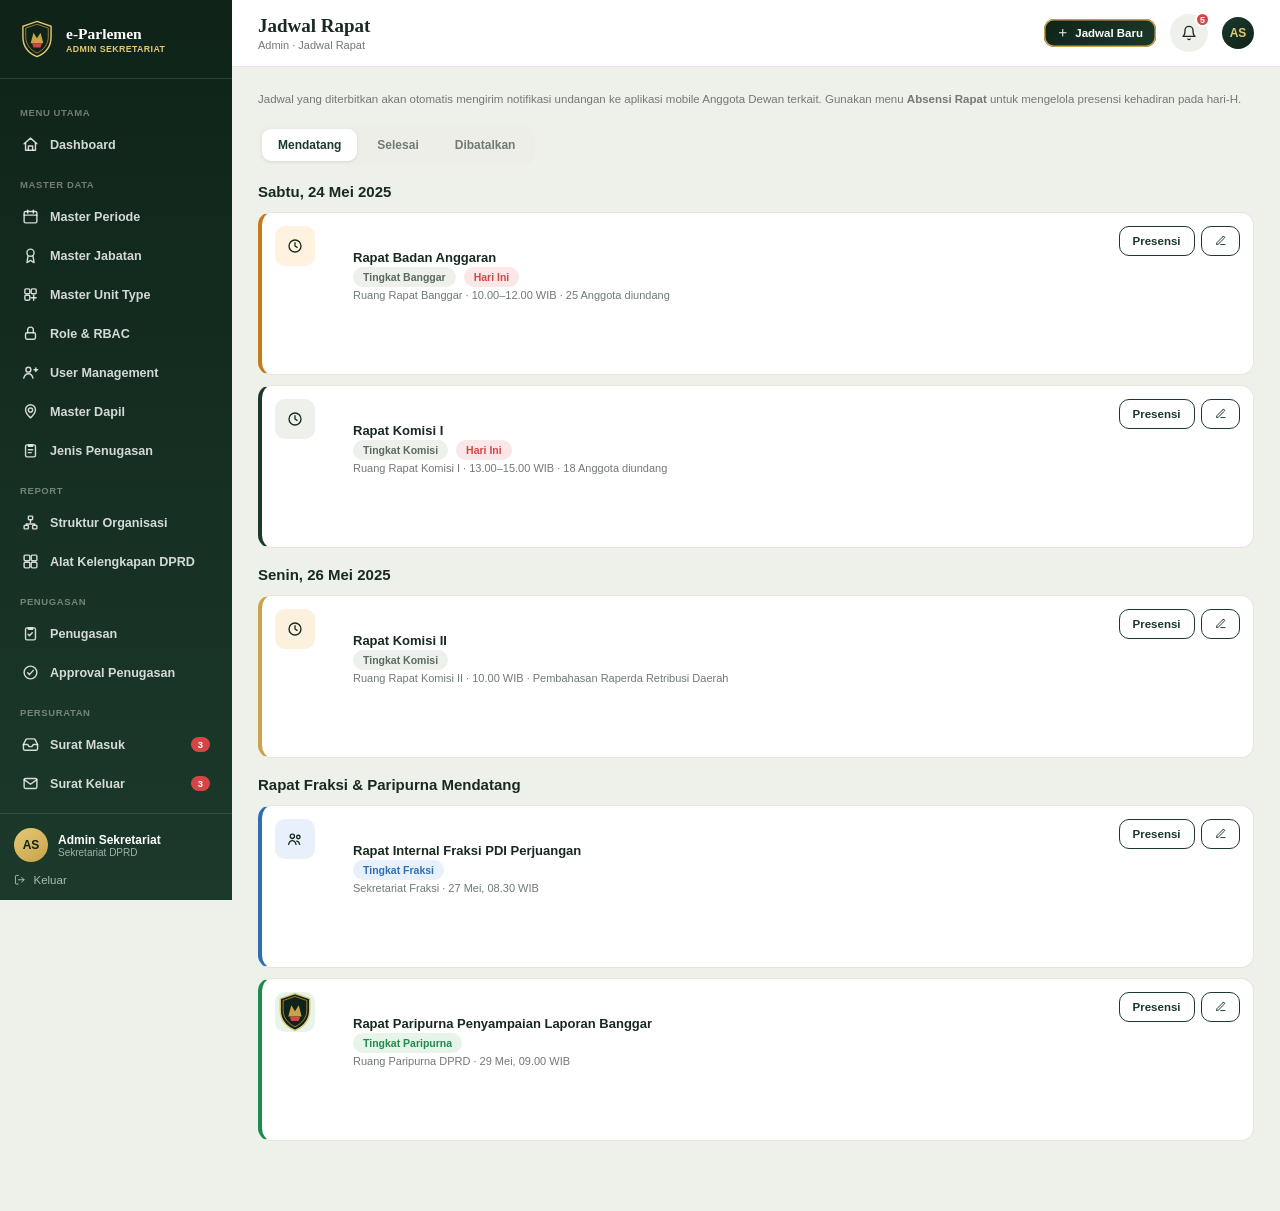
<file: reference/Jadwal Rapat · Admin e-Parlemen.html>
<!DOCTYPE html>
<!-- saved from url=(0051)https://e-parlemen-web.vercel.app/jadwal-rapat.html -->
<html lang="id"><head><meta http-equiv="Content-Type" content="text/html; charset=UTF-8">

<title>Jadwal Rapat · Admin e-Parlemen</title>
<meta name="viewport" content="width=device-width, initial-scale=1">
<style>

:root{
  --green-dark:#0f2318; --green:#1b3a2b; --green-mid:#234a37; --green-light:#2f5a44;
  --gold:#c9a24a; --gold-light:#e4c976; --cream:#f7f6f1; --card:#ffffff;
  --ink:#182a20; --muted:#707b73; --border:#e7e4dc;
  --success-bg:#e6f4ea; --success:#1f8a4c;
  --warn-bg:#fff2df; --warn:#c8791a;
  --danger-bg:#fbe7e7; --danger:#d64545;
  --info-bg:#e7f0fb; --info:#2f6fb0;
  --neutral-bg:#eef0ec; --neutral:#5b6a5e;
}
*{box-sizing:border-box;}
html,body{margin:0;padding:0;}
body{font-family:-apple-system,BlinkMacSystemFont,"Segoe UI",Roboto,Helvetica,Arial,sans-serif;color:var(--ink);background:#eef0ea;}
a{color:inherit;}
.ic-svg{width:1em;height:1em;stroke:currentColor;fill:none;stroke-width:2;stroke-linecap:round;stroke-linejoin:round;flex-shrink:0;vertical-align:-0.15em;}
.crest-svg{width:100%;height:100%;display:block;}

.admin-shell{display:flex;min-height:100vh;}
.sidebar{width:232px;background:linear-gradient(180deg,var(--green-dark),var(--green));color:#fff;flex-shrink:0;display:flex;flex-direction:column;position:sticky;top:0;height:100vh;z-index:60;}
.sidebar-brand{display:flex;gap:10px;align-items:center;padding:20px 18px;border-bottom:1px solid rgba(255,255,255,.12);}
.sidebar-brand .emblem{width:38px;height:38px;flex-shrink:0;}
.sidebar-brand h1{font-family:Georgia,'Times New Roman',serif;font-size:15.5px;margin:0;}
.sidebar-brand .sub{font-size:8.8px;color:var(--gold-light);font-weight:700;letter-spacing:.4px;margin-top:1px;}
.sidebar-nav{flex:1;padding:14px 10px;display:flex;flex-direction:column;gap:2px;overflow-y:auto;}
.snav-label{font-size:9.5px;font-weight:800;color:rgba(255,255,255,.4);text-transform:uppercase;letter-spacing:.6px;padding:14px 10px 6px;}
.snav-item{display:flex;align-items:center;gap:11px;padding:10px 12px;border-radius:10px;color:rgba(255,255,255,.82);text-decoration:none;font-size:12.6px;font-weight:700;}
.snav-item .ic-svg{width:17px;height:17px;}
.snav-item:hover{background:rgba(255,255,255,.08);}
.snav-item.active{background:rgba(255,255,255,.14);color:#fff;box-shadow:inset 3px 0 0 var(--gold);}
.snav-item .count{margin-left:auto;background:var(--danger);color:#fff;font-size:9.5px;font-weight:800;padding:2px 7px;border-radius:20px;}
.sidebar-foot{padding:14px;border-top:1px solid rgba(255,255,255,.12);}
.sidebar-user{display:flex;gap:10px;align-items:center;}
.sidebar-user .av{width:34px;height:34px;border-radius:50%;background:linear-gradient(145deg,var(--gold-light),var(--gold));display:flex;align-items:center;justify-content:center;font-weight:800;color:var(--green-dark);font-size:12px;flex-shrink:0;}
.sidebar-user .name{font-size:12px;font-weight:800;color:#fff;}
.sidebar-user .role{font-size:10px;color:rgba(255,255,255,.6);}
.logout-link{display:flex;align-items:center;gap:8px;margin-top:12px;font-size:11.5px;color:rgba(255,255,255,.65);text-decoration:none;}

.main{flex:1;min-width:0;display:flex;flex-direction:column;}
.topbar{display:flex;align-items:center;justify-content:space-between;background:#fff;border-bottom:1px solid var(--border);padding:14px 26px;position:sticky;top:0;z-index:5;gap:14px;}
.topbar h2{font-family:Georgia,'Times New Roman',serif;font-size:19px;margin:0;color:var(--ink);}
.topbar .crumb{font-size:11px;color:var(--muted);margin-top:2px;}
.topbar-actions{display:flex;gap:14px;align-items:center;}
.tb-bell{position:relative;width:38px;height:38px;border-radius:50%;background:var(--neutral-bg);display:flex;align-items:center;justify-content:center;color:var(--ink);text-decoration:none;flex-shrink:0;}
.tb-bell .dot{position:absolute;top:-2px;right:-2px;background:var(--danger);color:#fff;font-size:9px;font-weight:800;min-width:15px;height:15px;border-radius:50%;display:flex;align-items:center;justify-content:center;border:2px solid #fff;}
.tb-user{display:flex;align-items:center;gap:8px;}
.tb-user .av{width:32px;height:32px;border-radius:50%;background:linear-gradient(145deg,var(--green),var(--green-dark));display:flex;align-items:center;justify-content:center;color:var(--gold-light);font-weight:800;font-size:12px;}
.menu-toggle{display:none;background:none;border:none;cursor:pointer;color:var(--ink);padding:6px;}
.menu-toggle .ic-svg{width:22px;height:22px;}

.content{padding:24px 26px 60px;max-width:1180px;width:100%;}

.card{background:var(--card);border-radius:14px;padding:18px;border:1px solid var(--border);box-shadow:0 1px 3px rgba(0,0,0,.04);margin-bottom:18px;}
.section-title{font-size:15px;font-weight:800;color:var(--ink);margin:18px 0 12px;display:flex;justify-content:space-between;align-items:center;}
.section-title:first-child{margin-top:0;}
.muted{color:var(--muted);}
.hint{font-size:11.5px;color:var(--muted);line-height:1.55;}

.badge{display:inline-flex;align-items:center;gap:4px;padding:4px 10px;border-radius:20px;font-size:10.5px;font-weight:800;white-space:nowrap;}
.badge-success{background:var(--success-bg);color:var(--success);}
.badge-warn{background:var(--warn-bg);color:var(--warn);}
.badge-danger{background:var(--danger-bg);color:var(--danger);}
.badge-info{background:var(--info-bg);color:var(--info);}
.badge-neutral{background:var(--neutral-bg);color:var(--neutral);}
.badge-gold{background:#fbf1dc;color:#9a7b1f;}

.btn{display:inline-flex;align-items:center;justify-content:center;gap:7px;padding:11px 18px;border-radius:10px;font-size:13px;font-weight:800;text-decoration:none;border:none;cursor:pointer;font-family:inherit;}
.btn-primary{background:linear-gradient(135deg,var(--green-dark),var(--green));color:#fff;box-shadow:inset 0 0 0 1.5px var(--gold);}
.btn-outline{background:#fff;color:var(--green);border:1.5px solid var(--green);}
.btn-sm{padding:8px 13px;font-size:11.5px;}

.tabs{display:inline-flex;gap:4px;background:#eceee7;padding:4px;border-radius:12px;margin-bottom:18px;}
.tab{padding:9px 16px;border-radius:9px;font-size:12px;font-weight:800;color:var(--muted);text-decoration:none;white-space:nowrap;background:transparent;border:none;font-family:inherit;cursor:pointer;}
.tab.active{background:#fff;color:var(--green);box-shadow:0 1px 3px rgba(0,0,0,.09);}

.list-item{display:flex;gap:12px;background:#fff;border-radius:13px;padding:13px;border:1px solid var(--border);margin-bottom:10px;border-left:4px solid var(--green);text-decoration:none;color:inherit;align-items:flex-start;}
.list-item.bl-gold{border-left-color:var(--gold);}
.list-item.bl-danger{border-left-color:var(--danger);}
.list-item.bl-info{border-left-color:var(--info);}
.list-item.bl-warn{border-left-color:var(--warn);}
.list-item.bl-success{border-left-color:var(--success);}
.list-item .icon-box{width:40px;height:40px;border-radius:10px;flex-shrink:0;display:flex;align-items:center;justify-content:center;background:var(--neutral-bg);}
.list-item .content{flex:1;min-width:0;}
.list-item .content .title{font-weight:800;font-size:13px;color:var(--ink);margin-bottom:2px;}
.list-item .content .meta{font-size:11px;color:var(--muted);display:flex;gap:8px;flex-wrap:wrap;align-items:center;margin-top:2px;}
.list-item .side{text-align:right;font-size:10.5px;color:var(--muted);flex-shrink:0;display:flex;flex-direction:column;align-items:flex-end;gap:6px;}
.list-item .actions{display:flex;gap:6px;flex-wrap:wrap;justify-content:flex-end;}

@media (max-width:960px){
  .sidebar{position:fixed;left:-232px;transition:left .2s;box-shadow:6px 0 24px rgba(0,0,0,.25);}
  .sidebar.open{left:0;}
  .menu-toggle{display:block;}
}
</style>
</head>
<body>
<div class="admin-shell">
  <aside class="sidebar" id="sidebar">
    <div class="sidebar-brand">
      <span class="emblem"><svg viewBox="0 0 48 54" class="crest-svg" xmlns="http://www.w3.org/2000/svg"><path d="M24 2 L44 9 V24 C44 37 36 47 24 52 C12 47 4 37 4 24 V9 Z" fill="#0f2318" stroke="#e4c976" stroke-width="2"></path><path d="M24 6 L40 11.5 V24 C40 34.5 33.5 42.5 24 47 C14.5 42.5 8 34.5 8 24 V11.5 Z" fill="none" stroke="#c9a24a" stroke-width="1"></path><path d="M15 33 L19 18 L24 26 L29 18 L33 33 Z" fill="#c9a24a"></path><path d="M17 33 H31 L29 39 H19 Z" fill="#d64545"></path></svg></span>
      <div><h1>e-Parlemen</h1><div class="sub">ADMIN SEKRETARIAT</div></div>
    </div>
    <nav class="sidebar-nav">
      <div class="snav-label">Menu Utama</div>
      <a class="snav-item" href="https://e-parlemen-web.vercel.app/dashboard.html"><svg class="ic-svg" viewBox="0 0 24 24" xmlns="http://www.w3.org/2000/svg"><path d="M3 11l9-8 9 8"></path><path d="M5 10v10h14V10"></path><path d="M9 20v-6h6v6"></path></svg> Dashboard</a>
      <div class="snav-label">Master Data</div>
      <a class="snav-item" href="https://e-parlemen-web.vercel.app/master-periode.html"><svg class="ic-svg" viewBox="0 0 24 24" xmlns="http://www.w3.org/2000/svg"><rect x="3" y="5" width="18" height="16" rx="2"></rect><path d="M3 10h18"></path><path d="M8 3v4"></path><path d="M16 3v4"></path></svg> Master Periode</a>
      <a class="snav-item" href="https://e-parlemen-web.vercel.app/master-jabatan.html"><svg class="ic-svg" viewBox="0 0 24 24" xmlns="http://www.w3.org/2000/svg"><circle cx="12" cy="8" r="5"></circle><path d="M8.5 12.5L7 22l5-3 5 3-1.5-9.5"></path></svg> Master Jabatan</a>
      <a class="snav-item" href="https://e-parlemen-web.vercel.app/master-unit-type.html"><svg class="ic-svg" viewBox="0 0 24 24" xmlns="http://www.w3.org/2000/svg"><rect x="4" y="4" width="7" height="7" rx="1.5"></rect><rect x="13" y="4" width="7" height="7" rx="1.5"></rect><rect x="4" y="13" width="7" height="7" rx="1.5"></rect><path d="M16.5 13v7"></path><path d="M13 16.5h7"></path></svg> Master Unit Type</a>
      <a class="snav-item" href="https://e-parlemen-web.vercel.app/master-rbac.html"><svg class="ic-svg" viewBox="0 0 24 24" xmlns="http://www.w3.org/2000/svg"><rect x="5" y="11" width="14" height="9" rx="2"></rect><path d="M8 11V7a4 4 0 1 1 8 0v4"></path></svg> Role &amp; RBAC</a>
      <a class="snav-item" href="https://e-parlemen-web.vercel.app/pengguna.html"><svg class="ic-svg" viewBox="0 0 24 24" xmlns="http://www.w3.org/2000/svg"><circle cx="9" cy="8" r="3.5"></circle><path d="M2.5 20c1-4 3.8-6.2 6.5-6.2s5.5 2.2 6.5 6.2"></path><path d="M17 8h5"></path><path d="M19.5 5.5v5"></path></svg> User Management</a>
      <a class="snav-item" href="https://e-parlemen-web.vercel.app/master-dapil.html"><svg class="ic-svg" viewBox="0 0 24 24" xmlns="http://www.w3.org/2000/svg"><circle cx="12" cy="10" r="3"></circle><path d="M12 21s7-6.5 7-11.5a7 7 0 1 0-14 0c0 5 7 11.5 7 11.5z"></path></svg> Master Dapil</a>
      <a class="snav-item" href="https://e-parlemen-web.vercel.app/master-jenis-penugasan.html"><svg class="ic-svg" viewBox="0 0 24 24" xmlns="http://www.w3.org/2000/svg"><rect x="5" y="4" width="14" height="17" rx="2"></rect><path d="M9 4h6v2H9z"></path><path d="M9 11h6"></path><path d="M9 15h4"></path></svg> Jenis Penugasan</a>
      <div class="snav-label">Report</div>
      <a class="snav-item" href="https://e-parlemen-web.vercel.app/struktur-organisasi.html"><svg class="ic-svg" viewBox="0 0 24 24" xmlns="http://www.w3.org/2000/svg"><rect x="9" y="3" width="6" height="5" rx="1"></rect><rect x="3" y="16" width="6" height="5" rx="1"></rect><rect x="15" y="16" width="6" height="5" rx="1"></rect><path d="M12 8v4"></path><path d="M6 16v-2h12v2"></path></svg> Struktur Organisasi</a>
      <a class="snav-item" href="https://e-parlemen-web.vercel.app/master-alat-kelengkapan.html"><svg class="ic-svg" viewBox="0 0 24 24" xmlns="http://www.w3.org/2000/svg"><rect x="3" y="3" width="8" height="8" rx="1.5"></rect><rect x="13" y="3" width="8" height="8" rx="1.5"></rect><rect x="3" y="13" width="8" height="8" rx="1.5"></rect><rect x="13" y="13" width="8" height="8" rx="1.5"></rect></svg> Alat Kelengkapan DPRD</a>
      <div class="snav-label">Penugasan</div>
      <a class="snav-item" href="https://e-parlemen-web.vercel.app/penugasan-dapil-reses.html"><svg class="ic-svg" viewBox="0 0 24 24" xmlns="http://www.w3.org/2000/svg"><rect x="5" y="4" width="14" height="17" rx="2"></rect><path d="M9 4h6v2H9z"></path><path d="M8.5 13l2 2 4-4"></path></svg> Penugasan</a>
      <a class="snav-item" href="https://e-parlemen-web.vercel.app/approval-penugasan.html"><svg class="ic-svg" viewBox="0 0 24 24" xmlns="http://www.w3.org/2000/svg"><circle cx="12" cy="12" r="9"></circle><path d="M8 12.5l2.5 2.5 5.5-6"></path></svg> Approval Penugasan</a>
      <div class="snav-label">Persuratan</div>
      <a class="snav-item" href="https://e-parlemen-web.vercel.app/surat-masuk.html"><svg class="ic-svg" viewBox="0 0 24 24" xmlns="http://www.w3.org/2000/svg"><path d="M22 12h-6l-2 3h-4l-2-3H2"></path><path d="M5.45 5.11L2 12v6a2 2 0 0 0 2 2h16a2 2 0 0 0 2-2v-6l-3.45-6.89A2 2 0 0 0 16.76 4H7.24a2 2 0 0 0-1.79 1.11z"></path></svg> Surat Masuk <span class="count">3</span></a>
      <a class="snav-item" href="https://e-parlemen-web.vercel.app/surat-keluar.html"><svg class="ic-svg" viewBox="0 0 24 24" xmlns="http://www.w3.org/2000/svg"><rect x="3" y="5" width="18" height="14" rx="2"></rect><path d="M3 6.5l9 6.5 9-6.5"></path></svg> Surat Keluar <span class="count">3</span></a>
      <div class="snav-label">Rapat</div>
      <a class="snav-item active" href="https://e-parlemen-web.vercel.app/jadwal-rapat.html"><svg class="ic-svg" viewBox="0 0 24 24" xmlns="http://www.w3.org/2000/svg"><rect x="3" y="5" width="18" height="16" rx="2"></rect><path d="M3 10h18"></path><path d="M8 3v4"></path><path d="M16 3v4"></path></svg> Jadwal Rapat</a>
      <a class="snav-item" href="https://e-parlemen-web.vercel.app/jadwal-rapat-buat.html"><svg class="ic-svg" viewBox="0 0 24 24" xmlns="http://www.w3.org/2000/svg"><rect x="3" y="5" width="18" height="16" rx="2"></rect><path d="M3 10h18"></path><path d="M8 3v4"></path><path d="M16 3v4"></path><path d="M12 14v4"></path><path d="M10 16h4"></path></svg> Create Rapat (Generate QR)</a>
      <a class="snav-item" href="https://e-parlemen-web.vercel.app/absensi.html"><svg class="ic-svg" viewBox="0 0 24 24" xmlns="http://www.w3.org/2000/svg"><rect x="3" y="3" width="7" height="7" rx="1"></rect><rect x="14" y="3" width="7" height="7" rx="1"></rect><rect x="3" y="14" width="7" height="7" rx="1"></rect><rect x="14" y="14" width="3" height="3" rx="0.6"></rect><rect x="18" y="14" width="3" height="3" rx="0.6"></rect><rect x="14" y="18" width="3" height="3" rx="0.6"></rect><rect x="18" y="18" width="3" height="3" rx="0.6"></rect></svg> Presensi (Tampilkan QR)</a>
      <a class="snav-item" href="https://e-parlemen-web.vercel.app/jadwal-rapat.html#"><svg class="ic-svg" viewBox="0 0 24 24" xmlns="http://www.w3.org/2000/svg"><path d="M3 3v18h18"></path><rect x="7" y="12" width="3" height="6" rx="0.6"></rect><rect x="12" y="8" width="3" height="10" rx="0.6"></rect><rect x="17" y="5" width="3" height="13" rx="0.6"></rect></svg> Laporan Rapat <span class="count" style="background:var(--neutral);">Segera</span></a>
      <div class="snav-label">Lainnya</div>
      <a class="snav-item" href="https://e-parlemen-web.vercel.app/notifikasi.html"><svg class="ic-svg" viewBox="0 0 24 24" xmlns="http://www.w3.org/2000/svg"><path d="M18 8a6 6 0 0 0-12 0c0 7-3 9-3 9h18s-3-2-3-9"></path><path d="M13.7 21a2 2 0 0 1-3.4 0"></path></svg> Notifikasi <span class="count">5</span></a>
    </nav>
    <div class="sidebar-foot">
      <div class="sidebar-user"><span class="av">AS</span><div><div class="name">Admin Sekretariat</div><div class="role">Sekretariat DPRD</div></div></div>
      <a class="logout-link" href="https://e-parlemen-web.vercel.app/login.html"><svg class="ic-svg" viewBox="0 0 24 24" xmlns="http://www.w3.org/2000/svg"><path d="M9 21H5a2 2 0 0 1-2-2V5a2 2 0 0 1 2-2h4"></path><path d="M16 17l5-5-5-5"></path><path d="M21 12H9"></path></svg> Keluar</a>
    </div>
  </aside>

  <div class="main">
    <div class="topbar">
      <div style="display:flex;align-items:center;gap:8px;">
        <button class="menu-toggle" onclick="document.getElementById('sidebar').classList.toggle('open')"><svg class="ic-svg" viewBox="0 0 24 24" xmlns="http://www.w3.org/2000/svg"><path d="M4 6h16"></path><path d="M4 12h16"></path><path d="M4 18h16"></path></svg></button>
        <div><h2>Jadwal Rapat</h2><div class="crumb">Admin · Jadwal Rapat</div></div>
      </div>
      <div class="topbar-actions">
        <a class="btn btn-primary btn-sm" href="https://e-parlemen-web.vercel.app/jadwal-rapat-buat.html"><svg class="ic-svg" viewBox="0 0 24 24" xmlns="http://www.w3.org/2000/svg"><path d="M12 5v14"></path><path d="M5 12h14"></path></svg> Jadwal Baru</a>
        <a class="tb-bell" href="https://e-parlemen-web.vercel.app/notifikasi.html"><svg class="ic-svg" viewBox="0 0 24 24" xmlns="http://www.w3.org/2000/svg"><path d="M18 8a6 6 0 0 0-12 0c0 7-3 9-3 9h18s-3-2-3-9"></path><path d="M13.7 21a2 2 0 0 1-3.4 0"></path></svg><span class="dot">5</span></a>
        <div class="tb-user"><span class="av">AS</span></div>
      </div>
    </div>

    <div class="content">
      <div class="hint" style="margin-bottom:16px;">Jadwal yang diterbitkan akan otomatis mengirim notifikasi undangan ke aplikasi mobile Anggota Dewan terkait. Gunakan menu <strong>Absensi Rapat</strong> untuk mengelola presensi kehadiran pada hari-H.</div>

      <div class="tabs">
        <button class="tab active" data-tabgroup="jr" onclick="showTab('jr','mendatang',this)">Mendatang</button>
        <button class="tab" data-tabgroup="jr" onclick="showTab('jr','selesai',this)">Selesai</button>
        <button class="tab" data-tabgroup="jr" onclick="showTab('jr','dibatalkan',this)">Dibatalkan</button>
      </div>

      <div id="jr-mendatang" data-panel-group="jr" style="display:block;">
        <div class="section-title">Sabtu, 24 Mei 2025</div>
        <div class="list-item bl-warn">
          <div class="icon-box" style="background:var(--warn-bg);"><svg class="ic-svg" viewBox="0 0 24 24" xmlns="http://www.w3.org/2000/svg"><circle cx="12" cy="12" r="9"></circle><path d="M12 7v5l3.2 2"></path></svg></div>
          <div class="content">
            <div class="title">Rapat Badan Anggaran</div>
            <div class="meta"><span class="badge badge-neutral">Tingkat Banggar</span><span class="badge badge-danger">Hari Ini</span></div>
            <div class="meta">Ruang Rapat Banggar · 10.00–12.00 WIB · 25 Anggota diundang</div>
          </div>
          <div class="side">
            <div class="actions">
              <a class="btn btn-outline btn-sm" href="https://e-parlemen-web.vercel.app/absensi.html">Presensi</a>
              <button class="btn btn-outline btn-sm" onclick="toast('Formulir ubah jadwal (prototipe)')"><svg class="ic-svg" viewBox="0 0 24 24" xmlns="http://www.w3.org/2000/svg"><path d="M12 20h9"></path><path d="M16.5 3.5a2.1 2.1 0 0 1 3 3L7 19l-4 1 1-4L16.5 3.5z"></path></svg></button>
            </div>
          </div>
        </div>
        <div class="list-item">
          <div class="icon-box"><svg class="ic-svg" viewBox="0 0 24 24" xmlns="http://www.w3.org/2000/svg"><circle cx="12" cy="12" r="9"></circle><path d="M12 7v5l3.2 2"></path></svg></div>
          <div class="content">
            <div class="title">Rapat Komisi I</div>
            <div class="meta"><span class="badge badge-neutral">Tingkat Komisi</span><span class="badge badge-danger">Hari Ini</span></div>
            <div class="meta">Ruang Rapat Komisi I · 13.00–15.00 WIB · 18 Anggota diundang</div>
          </div>
          <div class="side">
            <div class="actions">
              <a class="btn btn-outline btn-sm" href="https://e-parlemen-web.vercel.app/absensi.html">Presensi</a>
              <button class="btn btn-outline btn-sm" onclick="toast('Formulir ubah jadwal (prototipe)')"><svg class="ic-svg" viewBox="0 0 24 24" xmlns="http://www.w3.org/2000/svg"><path d="M12 20h9"></path><path d="M16.5 3.5a2.1 2.1 0 0 1 3 3L7 19l-4 1 1-4L16.5 3.5z"></path></svg></button>
            </div>
          </div>
        </div>

        <div class="section-title">Senin, 26 Mei 2025</div>
        <div class="list-item bl-gold">
          <div class="icon-box" style="background:#fbf1dc;"><svg class="ic-svg" viewBox="0 0 24 24" xmlns="http://www.w3.org/2000/svg"><circle cx="12" cy="12" r="9"></circle><path d="M12 7v5l3.2 2"></path></svg></div>
          <div class="content">
            <div class="title">Rapat Komisi II</div>
            <div class="meta"><span class="badge badge-neutral">Tingkat Komisi</span></div>
            <div class="meta">Ruang Rapat Komisi II · 10.00 WIB · Pembahasan Raperda Retribusi Daerah</div>
          </div>
          <div class="side">
            <div class="actions">
              <a class="btn btn-outline btn-sm" href="https://e-parlemen-web.vercel.app/absensi.html">Presensi</a>
              <button class="btn btn-outline btn-sm" onclick="toast('Formulir ubah jadwal (prototipe)')"><svg class="ic-svg" viewBox="0 0 24 24" xmlns="http://www.w3.org/2000/svg"><path d="M12 20h9"></path><path d="M16.5 3.5a2.1 2.1 0 0 1 3 3L7 19l-4 1 1-4L16.5 3.5z"></path></svg></button>
            </div>
          </div>
        </div>

        <div class="section-title">Rapat Fraksi &amp; Paripurna Mendatang</div>
        <div class="list-item bl-info">
          <div class="icon-box" style="background:var(--info-bg);"><svg class="ic-svg" viewBox="0 0 24 24" xmlns="http://www.w3.org/2000/svg"><circle cx="8" cy="8" r="3.2"></circle><circle cx="17" cy="9" r="2.6"></circle><path d="M2.5 20c1-3.6 3.6-5.5 5.5-5.5s4.5 1.9 5.5 5.5"></path><path d="M14.5 15.2c1.9.2 3.7 2 4.5 4.8"></path></svg></div>
          <div class="content">
            <div class="title">Rapat Internal Fraksi PDI Perjuangan</div>
            <div class="meta"><span class="badge badge-info">Tingkat Fraksi</span></div>
            <div class="meta">Sekretariat Fraksi · 27 Mei, 08.30 WIB</div>
          </div>
          <div class="side">
            <div class="actions">
              <a class="btn btn-outline btn-sm" href="https://e-parlemen-web.vercel.app/absensi.html">Presensi</a>
              <button class="btn btn-outline btn-sm" onclick="toast('Formulir ubah jadwal (prototipe)')"><svg class="ic-svg" viewBox="0 0 24 24" xmlns="http://www.w3.org/2000/svg"><path d="M12 20h9"></path><path d="M16.5 3.5a2.1 2.1 0 0 1 3 3L7 19l-4 1 1-4L16.5 3.5z"></path></svg></button>
            </div>
          </div>
        </div>
        <div class="list-item bl-success">
          <div class="icon-box" style="background:var(--success-bg);"><svg viewBox="0 0 48 54" class="crest-svg" xmlns="http://www.w3.org/2000/svg"><path d="M24 2 L44 9 V24 C44 37 36 47 24 52 C12 47 4 37 4 24 V9 Z" fill="#0f2318" stroke="#e4c976" stroke-width="2"></path><path d="M24 6 L40 11.5 V24 C40 34.5 33.5 42.5 24 47 C14.5 42.5 8 34.5 8 24 V11.5 Z" fill="none" stroke="#c9a24a" stroke-width="1"></path><path d="M15 33 L19 18 L24 26 L29 18 L33 33 Z" fill="#c9a24a"></path><path d="M17 33 H31 L29 39 H19 Z" fill="#d64545"></path></svg></div>
          <div class="content">
            <div class="title">Rapat Paripurna Penyampaian Laporan Banggar</div>
            <div class="meta"><span class="badge badge-success">Tingkat Paripurna</span></div>
            <div class="meta">Ruang Paripurna DPRD · 29 Mei, 09.00 WIB</div>
          </div>
          <div class="side">
            <div class="actions">
              <a class="btn btn-outline btn-sm" href="https://e-parlemen-web.vercel.app/absensi.html">Presensi</a>
              <button class="btn btn-outline btn-sm" onclick="toast('Formulir ubah jadwal (prototipe)')"><svg class="ic-svg" viewBox="0 0 24 24" xmlns="http://www.w3.org/2000/svg"><path d="M12 20h9"></path><path d="M16.5 3.5a2.1 2.1 0 0 1 3 3L7 19l-4 1 1-4L16.5 3.5z"></path></svg></button>
            </div>
          </div>
        </div>
      </div>

      <div id="jr-selesai" data-panel-group="jr" style="display:none;">
        <div class="list-item">
          <div class="icon-box"><svg class="ic-svg" viewBox="0 0 24 24" xmlns="http://www.w3.org/2000/svg"><circle cx="12" cy="12" r="9"></circle><path d="M8 12.5l2.5 2.5 5.5-6"></path></svg></div>
          <div class="content">
            <div class="title">Rapat Komisi III</div>
            <div class="meta"><span class="badge badge-neutral">Tingkat Komisi</span></div>
            <div class="meta">20 Mei 2025 · Kehadiran 16/18 Anggota (89%)</div>
          </div>
          <div class="side"><a class="btn btn-outline btn-sm" href="https://e-parlemen-web.vercel.app/absensi.html">Rekap Presensi</a></div>
        </div>
        <div class="list-item">
          <div class="icon-box"><svg class="ic-svg" viewBox="0 0 24 24" xmlns="http://www.w3.org/2000/svg"><circle cx="12" cy="12" r="9"></circle><path d="M8 12.5l2.5 2.5 5.5-6"></path></svg></div>
          <div class="content">
            <div class="title">Rapat Fraksi Golkar</div>
            <div class="meta"><span class="badge badge-info">Tingkat Fraksi</span></div>
            <div class="meta">18 Mei 2025 · Kehadiran 9/10 Anggota (90%)</div>
          </div>
          <div class="side"><a class="btn btn-outline btn-sm" href="https://e-parlemen-web.vercel.app/absensi.html">Rekap Presensi</a></div>
        </div>
      </div>

      <div id="jr-dibatalkan" data-panel-group="jr" style="display:none;">
        <div class="list-item bl-danger">
          <div class="icon-box" style="background:var(--danger-bg);"><svg class="ic-svg" viewBox="0 0 24 24" xmlns="http://www.w3.org/2000/svg"><path d="M18 6L6 18"></path><path d="M6 6l12 12"></path></svg></div>
          <div class="content">
            <div class="title">Rapat Komisi IV</div>
            <div class="meta"><span class="badge badge-danger">Dibatalkan</span></div>
            <div class="meta">Dijadwalkan 22 Mei 2025 · Dibatalkan karena kuorum tidak terpenuhi</div>
          </div>
        </div>
      </div>

    </div>
  </div>
</div>
<div class="toast" id="toast"></div>
<script>
function showTab(group, name, btn){
  document.querySelectorAll('[data-panel-group="' + group + '"]').forEach(function(p){ p.style.display = 'none'; });
  var target = document.getElementById(group + '-' + name);
  if(target){ target.style.display = 'block'; }
  document.querySelectorAll('[data-tabgroup="' + group + '"]').forEach(function(t){ t.classList.remove('active'); });
  if(btn){ btn.classList.add('active'); }
}
function toast(msg){
  var el = document.getElementById('toast');
  el.textContent = msg; el.style.display = 'block';
  setTimeout(function(){ el.style.display = 'none'; }, 2200);
}
</script>


</body></html>
</file>
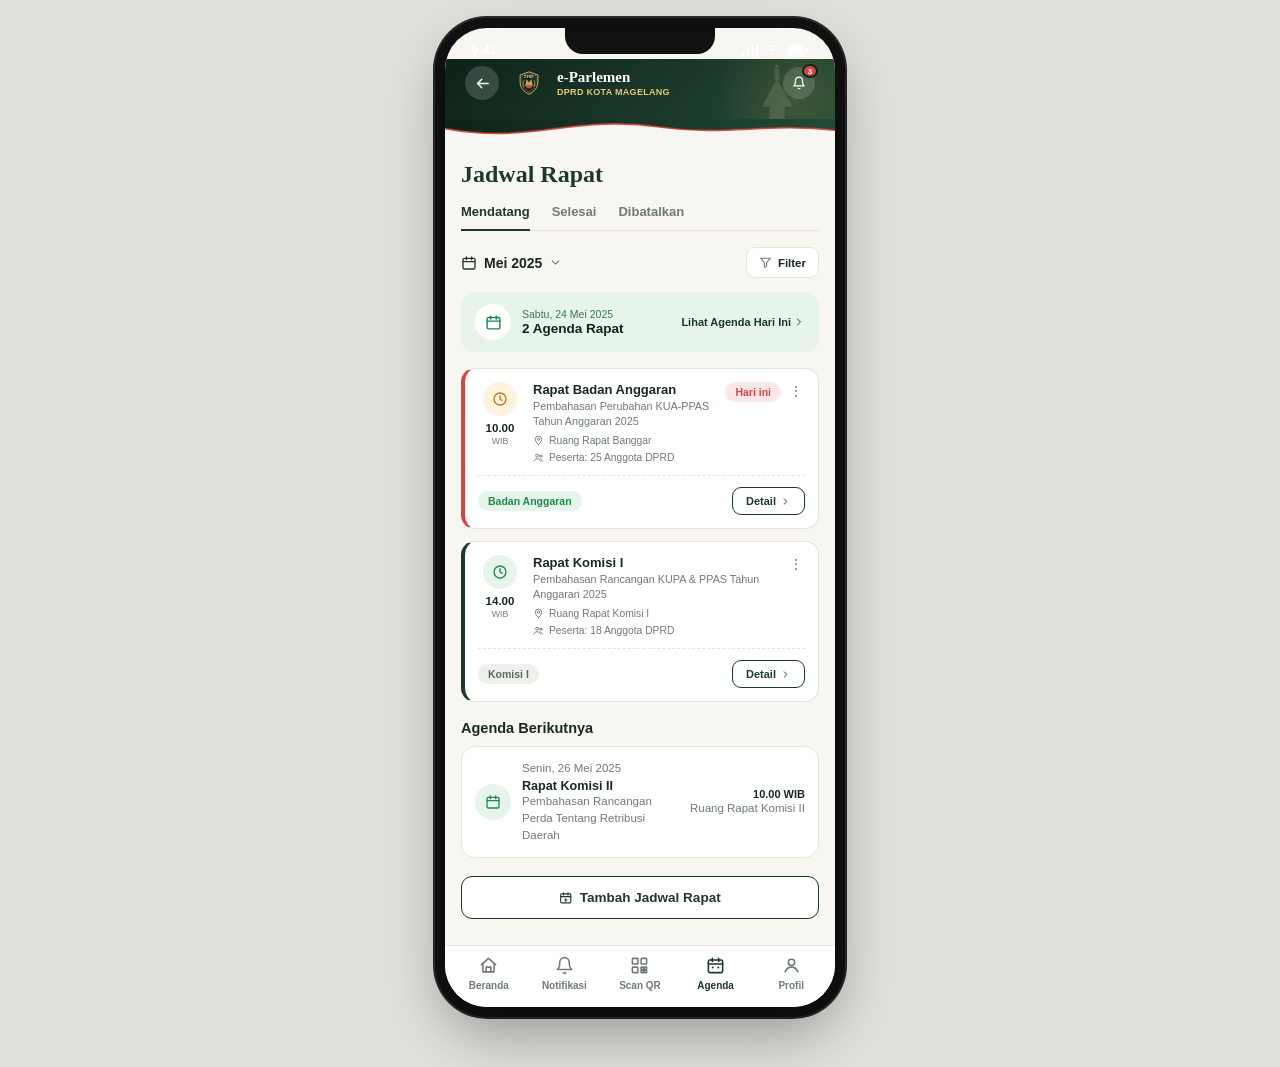
<file: reference/Jadwal Rapat · e-Parlemen DPRD Kota Magelang.html>
<!DOCTYPE html>
<!-- saved from url=(0054)https://e-parlemen-mobile.vercel.app/jadwal-rapat.html -->
<html lang="id"><head><meta http-equiv="Content-Type" content="text/html; charset=UTF-8">

<title>Jadwal Rapat · e-Parlemen DPRD Kota Magelang</title>
<meta name="viewport" content="width=device-width, initial-scale=1">
<style>

:root{
  --green-dark:#0f2318;
  --green:#1b3a2b;
  --green-mid:#234a37;
  --green-light:#2f5a44;
  --gold:#c9a24a;
  --gold-light:#e4c976;
  --cream:#f7f6f1;
  --card:#ffffff;
  --ink:#182a20;
  --muted:#707b73;
  --border:#e7e4dc;
  --success-bg:#e6f4ea; --success:#1f8a4c;
  --warn-bg:#fff2df; --warn:#c8791a;
  --danger-bg:#fbe7e7; --danger:#d64545;
  --info-bg:#e7f0fb; --info:#2f6fb0;
  --neutral-bg:#eef0ec; --neutral:#5b6a5e;
}
*{box-sizing:border-box;}
html,body{margin:0;padding:0;}
body{
  background:#dfe1db;
  font-family:-apple-system,BlinkMacSystemFont,"Segoe UI",Roboto,Helvetica,Arial,sans-serif;
  color:var(--ink);
  display:flex;
  justify-content:center;
  padding:28px 12px 60px;
}
a{color:inherit;}
.device{
  width:390px;
  max-width:100%;
  background:var(--cream);
  border-radius:42px;
  overflow:hidden;
  box-shadow:0 24px 60px rgba(0,0,0,.35), 0 0 0 10px #111, 0 0 0 12px #2b2b2b;
  position:relative;
  display:flex;
  flex-direction:column;
  min-height:844px;
}
.notch{
  position:absolute; top:0; left:50%; transform:translateX(-50%);
  width:150px; height:26px; background:#111; border-radius:0 0 18px 18px; z-index:20;
}
.statusbar{
  display:flex; justify-content:space-between; align-items:center;
  padding:14px 26px 2px; color:#fff; font-size:13px; font-weight:700;
  position:relative; z-index:5;
}
.statusbar .icons{display:flex; gap:5px; align-items:center;}
.si-svg{width:17px; height:12px; color:#fff;}
.si-svg.batt{width:23px; height:12px;}
.app-header{
  background:linear-gradient(135deg,var(--green-dark),var(--green) 60%,var(--green-mid));
  color:#fff; padding:6px 20px 20px; position:relative; overflow:hidden;
}
.app-header::after{
  content:""; position:absolute; right:-40px; top:-40px; width:160px; height:160px;
  border-radius:50%; background:radial-gradient(circle,rgba(201,162,74,.18),transparent 70%);
}
.hdr-watermark{position:absolute; top:2px; right:14px; width:88px; height:110px; opacity:.11; z-index:1; pointer-events:none;}
.hdr-watermark-svg{width:100%; height:100%; display:block;}
.hdr-wave{margin-top:-2px; line-height:0; position:relative; z-index:4;}
.hdr-wave svg{display:block; width:100%; height:24px;}
.crest-svg{width:100%; height:100%; display:block;}
.ic-svg{width:1em; height:1em; vertical-align:-0.15em; stroke:currentColor; fill:none; stroke-width:2; stroke-linecap:round; stroke-linejoin:round; flex-shrink:0;}
.icon-box .ic-svg, .qic .ic-svg, .mic .ic-svg, .stat .ic-svg{width:18px; height:18px;}
.stat-ic{width:30px; height:30px; border-radius:50%; display:flex; align-items:center; justify-content:center; margin:0 auto 6px;}
.header-row{display:flex; justify-content:space-between; align-items:flex-start; gap:10px; position:relative; z-index:2;}
.brand{display:flex; gap:10px; align-items:center;}
.emblem{
  width:44px; height:44px; flex-shrink:0;
  display:flex; align-items:center; justify-content:center;
  font-family:Georgia,'Times New Roman',serif; font-weight:700; font-size:10px; letter-spacing:.5px;
  text-align:center; line-height:1.1;
}
.brand-text h1{font-family:Georgia,'Times New Roman',serif; font-size:19px; margin:0; font-weight:700;}
.brand-text .sub{font-size:10.5px; font-weight:700; color:var(--gold-light); letter-spacing:.3px; margin-top:1px;}
.brand-text .tag{font-size:9.5px; opacity:.78; margin-top:1px;}
.bell{
  position:relative; width:36px; height:36px; border-radius:50%;
  background:rgba(255,255,255,.14); display:flex; align-items:center; justify-content:center; font-size:16px; flex-shrink:0;
}
.bell .dot{
  position:absolute; top:-3px; right:-3px; background:var(--danger); color:#fff; font-size:9px; font-weight:800;
  min-width:16px; height:16px; border-radius:50%; display:flex; align-items:center; justify-content:center;
  border:2px solid var(--green-dark);
}
.page-title-row{display:flex; align-items:center; gap:10px; margin-top:16px; position:relative; z-index:2;}
.back-btn{
  width:34px; height:34px; border-radius:50%; background:rgba(255,255,255,.16);
  display:flex; align-items:center; justify-content:center; text-decoration:none; color:#fff; font-size:17px; flex-shrink:0;
}
.page-title h2{font-family:Georgia,'Times New Roman',serif; font-size:19px; margin:0;}
.page-title p{font-size:11.5px; opacity:.82; margin:3px 0 0;}
.header-actions{margin-left:auto; display:flex; gap:8px;}
.hdr-btn{
  background:rgba(255,255,255,.16); border:1px solid rgba(255,255,255,.3); color:#fff; font-size:11.5px; font-weight:700;
  border-radius:9px; padding:8px 10px; text-decoration:none; display:inline-flex; gap:5px; align-items:center;
}

.screen{flex:1; padding:16px 16px 26px;}
.screen-title{font-family:Georgia,'Times New Roman',serif; font-size:24px; font-weight:700; color:var(--ink); margin:2px 0 16px;}

.card{background:var(--card); border-radius:14px; padding:14px; border:1px solid var(--border); box-shadow:0 1px 3px rgba(0,0,0,.05); margin-bottom:14px;}
.card + .card{margin-top:0;}
.section-title{font-size:14.5px; font-weight:800; color:var(--ink); margin:18px 0 10px; display:flex; justify-content:space-between; align-items:center;}
.section-title .more{font-size:11.5px; font-weight:700; color:var(--green); text-decoration:none;}
h3.ctitle{font-size:14px; font-weight:800; margin:0 0 10px;}
.muted{color:var(--muted);}
.hint{font-size:11.5px; color:var(--muted); line-height:1.5;}

.stats-grid{display:grid; grid-template-columns:repeat(4,1fr); gap:8px; margin-bottom:6px;}
.stats-grid.cols-3{grid-template-columns:repeat(3,1fr);}
.stats-grid.cols-2{grid-template-columns:repeat(2,1fr);}
.stat{background:#fff; border:1px solid var(--border); border-radius:12px; padding:10px 4px; text-align:center;}
.stat .num{font-size:17px; font-weight:800; color:var(--green);}
.stat .lbl{font-size:9.5px; color:var(--muted); margin-top:2px; line-height:1.25;}
.stat.warn .num{color:var(--warn);} .stat.danger .num{color:var(--danger);} .stat.info .num{color:var(--info);} .stat.success .num{color:var(--success);}

.badge{display:inline-flex; align-items:center; gap:4px; padding:4px 10px; border-radius:20px; font-size:10.5px; font-weight:800; white-space:nowrap;}
.badge-success{background:var(--success-bg); color:var(--success);}
.badge-warn{background:var(--warn-bg); color:var(--warn);}
.badge-danger{background:var(--danger-bg); color:var(--danger);}
.badge-info{background:var(--info-bg); color:var(--info);}
.badge-neutral{background:var(--neutral-bg); color:var(--neutral);}
.badge-gold{background:#fbf1dc; color:#9a7b1f;}

.btn{display:flex; align-items:center; justify-content:center; gap:7px; padding:13px 16px; border-radius:11px; font-size:13.5px; font-weight:800; text-decoration:none; border:none; cursor:pointer; width:100%; font-family:inherit;}
.btn-primary{background:linear-gradient(135deg,var(--green-dark),var(--green)); color:#fff; box-shadow:inset 0 0 0 1.5px var(--gold);}
.btn-outline{background:#fff; color:var(--green); border:1.5px solid var(--green);}
.btn-ghost{background:transparent; color:var(--green); border:1.5px dashed #c9c4b4;}
.btn-danger-outline{background:#fff; color:var(--danger); border:1.5px solid var(--danger);}
.btn-sm{padding:9px 12px; font-size:12px; width:auto;}
.btn-row{display:flex; gap:10px; margin-top:4px;}
.btn-row .btn{flex:1;}

.tabs{display:flex; gap:4px; background:#eceee7; padding:4px; border-radius:12px; margin-bottom:14px; overflow-x:auto;}
.tab{flex:1; text-align:center; padding:9px 6px; border-radius:9px; font-size:11.5px; font-weight:800; color:var(--muted); text-decoration:none; white-space:nowrap; background:transparent; border:none; font-family:inherit; cursor:pointer;}
.tab.active{background:#fff; color:var(--green); box-shadow:0 1px 3px rgba(0,0,0,.09);}

.list-item{display:flex; gap:11px; background:#fff; border-radius:13px; padding:12px; border:1px solid var(--border); margin-bottom:10px; border-left:4px solid var(--green); text-decoration:none; color:inherit; align-items:flex-start;}
.list-item.bl-gold{border-left-color:var(--gold);}
.list-item.bl-danger{border-left-color:var(--danger);}
.list-item.bl-info{border-left-color:var(--info);}
.list-item.bl-warn{border-left-color:var(--warn);}
.list-item.bl-success{border-left-color:var(--success);}
.list-item .icon-box{width:38px; height:38px; border-radius:10px; flex-shrink:0; display:flex; align-items:center; justify-content:center; font-size:17px; background:var(--neutral-bg);}
.list-item .content{flex:1; min-width:0;}
.list-item .content .title{font-weight:800; font-size:12.8px; color:var(--ink); margin-bottom:2px;}
.list-item .content .meta{font-size:10.8px; color:var(--muted); display:flex; gap:7px; flex-wrap:wrap; align-items:center;}
.list-item .side{text-align:right; font-size:10.5px; color:var(--muted); flex-shrink:0; display:flex; flex-direction:column; align-items:flex-end; gap:6px;}
.chev{color:#b7bcae; font-size:15px; align-self:center;}

.field{margin-bottom:14px;}
.field label{display:block; font-size:11.8px; font-weight:800; color:var(--ink); margin-bottom:6px;}
.field .opt{font-weight:600; color:var(--muted); font-size:10.5px;}
.field input, .field select, .field textarea{
  width:100%; padding:11px 12px; border-radius:10px; border:1px solid var(--border); font-size:13px;
  background:#fff; font-family:inherit; color:var(--ink);
}
.field textarea{min-height:78px; resize:vertical;}
.upload-box{border:2px dashed #cfcabb; border-radius:12px; padding:20px 10px; text-align:center; color:var(--muted); font-size:11.5px;}
.upload-box .ic{font-size:22px; display:block; margin-bottom:6px;}
.chip-row{display:flex; flex-wrap:wrap; gap:8px;}
.chip{padding:7px 13px; border-radius:20px; background:#eceee7; font-size:11.5px; font-weight:700; color:var(--ink); border:1px solid transparent; cursor:pointer; font-family:inherit;}
.chip.active{background:var(--green); color:#fff;}
.chip.chip-outline{background:#fff; border:1px solid var(--border);}

.timeline{position:relative; padding-left:20px;}
.timeline::before{content:""; position:absolute; left:5px; top:4px; bottom:4px; width:2px; background:var(--border);}
.t-item{position:relative; margin-bottom:16px;}
.t-item:last-child{margin-bottom:0;}
.t-item::before{content:""; position:absolute; left:-20px; top:2px; width:11px; height:11px; border-radius:50%; background:var(--green); border:3px solid #fff; box-shadow:0 0 0 1px var(--border);}
.t-item.done::before{background:var(--success);}
.t-item.pending::before{background:#d8d4c6;}
.t-item .t-title{font-weight:800; font-size:12.6px;}
.t-item .t-time{font-size:10.5px; color:var(--muted); margin-top:1px;}
.t-item .t-desc{font-size:11.5px; color:var(--ink); margin-top:3px; line-height:1.45;}

.donut-wrap{display:flex; align-items:center; gap:16px;}
.donut{width:104px; height:104px; border-radius:50%; flex-shrink:0; display:flex; align-items:center; justify-content:center;}
.donut-inner{width:66px; height:66px; background:#fff; border-radius:50%; display:flex; flex-direction:column; align-items:center; justify-content:center;}
.donut-inner .n{font-size:16px; font-weight:800; color:var(--ink);}
.donut-inner .l{font-size:8.5px; color:var(--muted);}
.legend{flex:1; display:flex; flex-direction:column; gap:7px;}
.legend .li{display:flex; align-items:center; gap:8px; font-size:11.5px;}
.legend .dot{width:9px; height:9px; border-radius:50%; flex-shrink:0;}

.bar-row{margin-bottom:11px;}
.bar-row:last-child{margin-bottom:0;}
.bar-label{display:flex; justify-content:space-between; font-size:11.5px; margin-bottom:4px;}
.bar-track{height:7px; background:#eceee7; border-radius:6px; overflow:hidden;}
.bar-fill{height:100%; background:linear-gradient(90deg,var(--green),var(--gold));}

.info-box{background:var(--info-bg); border-radius:12px; padding:11px 12px; font-size:11.5px; color:#2a5583; display:flex; gap:9px; align-items:flex-start; line-height:1.5;}
.success-box{background:var(--success-bg); border-radius:12px; padding:11px 12px; font-size:11.5px; color:#1c6b3d; display:flex; gap:9px; align-items:flex-start; line-height:1.5;}
.warn-box{background:var(--warn-bg); border-radius:12px; padding:11px 12px; font-size:11.5px; color:#96590f; display:flex; gap:9px; align-items:flex-start; line-height:1.5;}

.qr-frame{width:190px; height:190px; margin:14px auto; background:#fff; border-radius:16px; padding:14px; border:1px solid var(--border); box-shadow:0 2px 10px rgba(0,0,0,.06);}
.scanner{
  width:220px; height:220px; margin:18px auto; position:relative; border-radius:20px; overflow:hidden;
  background:linear-gradient(160deg,#0b1a12,#16301f 60%,#0b1a12); box-shadow:inset 0 0 40px rgba(0,0,0,.5);
}
.scanner .cam-hint{position:absolute; inset:0; display:flex; align-items:center; justify-content:center; font-size:34px; opacity:.18;}
.scan-corner{position:absolute; width:30px; height:30px; border-color:var(--gold-light); border-style:solid; border-width:0;}
.sc-tl{top:14px; left:14px; border-top-width:4px; border-left-width:4px; border-radius:8px 0 0 0;}
.sc-tr{top:14px; right:14px; border-top-width:4px; border-right-width:4px; border-radius:0 8px 0 0;}
.sc-bl{bottom:14px; left:14px; border-bottom-width:4px; border-left-width:4px; border-radius:0 0 0 8px;}
.sc-br{bottom:14px; right:14px; border-bottom-width:4px; border-right-width:4px; border-radius:0 0 8px 0;}
.scan-line{position:absolute; left:14px; right:14px; top:14px; height:2px; background:linear-gradient(90deg,transparent,var(--gold-light),transparent); animation:scanmove 2.4s ease-in-out infinite;}
@keyframes scanmove{0%{top:14px;} 50%{top:198px;} 100%{top:14px;}}

.avatar{width:56px; height:56px; border-radius:50%; background:linear-gradient(145deg,#2f5a44,#0f2318); display:flex; align-items:center; justify-content:center; color:var(--gold-light); font-weight:800; font-size:18px; flex-shrink:0;}
.profile-card{display:flex; gap:12px; align-items:center;}
.profile-card .pname{font-weight:800; font-size:14.5px;}
.profile-card .prole{font-size:11px; color:var(--muted); margin-top:1px;}

.menu-row{display:flex; align-items:center; gap:12px; padding:13px 4px; border-bottom:1px solid var(--border); text-decoration:none; color:inherit;}
.menu-row:last-child{border-bottom:none;}
.menu-row .mic{width:36px; height:36px; border-radius:10px; background:var(--neutral-bg); display:flex; align-items:center; justify-content:center; font-size:16px; flex-shrink:0;}
.menu-row .mtext{flex:1;}
.menu-row .mtitle{font-size:12.8px; font-weight:800;}
.menu-row .msub{font-size:10.8px; color:var(--muted); margin-top:1px;}

.toast{
  display:none; position:fixed; bottom:110px; left:50%; transform:translateX(-50%);
  background:var(--green-dark); color:#fff; padding:11px 18px; border-radius:30px; font-size:12px; font-weight:700;
  box-shadow:0 8px 20px rgba(0,0,0,.3); z-index:50; white-space:nowrap;
}

.bottomnav{
  display:flex; justify-content:space-around; align-items:flex-end; background:#fff; border-top:1px solid var(--border);
  padding:9px 6px 16px; position:relative; z-index:6;
}
.navitem{display:flex; flex-direction:column; align-items:center; gap:3px; font-size:10px; font-weight:700; color:var(--muted); text-decoration:none; flex:1;}
.navitem .ic{font-size:19px;}
.navitem.active{color:var(--green);}
.navlogo{
  width:50px; height:50px; border-radius:50%; background:linear-gradient(145deg,var(--green),var(--green-dark));
  display:flex; align-items:center; justify-content:center; margin-top:-30px; border:4px solid #fff;
  box-shadow:0 6px 14px rgba(0,0,0,.25); flex-shrink:0; text-decoration:none;
}
.navlogo span{color:var(--gold-light); font-size:16px;}

.empty{text-align:center; padding:30px 10px; color:var(--muted);}
.empty .ic{font-size:34px; display:block; margin-bottom:8px;}

.kv-row{display:flex; justify-content:space-between; gap:10px; padding:8px 0; border-bottom:1px dashed var(--border); font-size:12px;}
.kv-row:last-child{border-bottom:none;}
.kv-row .k{color:var(--muted); flex-shrink:0;}
.kv-row .v{font-weight:700; text-align:right;}

.divider{height:1px; background:var(--border); margin:14px 0;}
.fab{
  position:fixed; bottom:120px; right:calc(50% - 175px); width:52px; height:52px; border-radius:50%;
  background:linear-gradient(135deg,var(--green-dark),var(--green)); color:#fff; display:flex; align-items:center; justify-content:center;
  font-size:22px; text-decoration:none; box-shadow:0 8px 18px rgba(0,0,0,.3); border:2px solid var(--gold);
}
.cal-grid{display:grid; grid-template-columns:repeat(7,1fr); gap:3px; text-align:center; margin-bottom:14px;}
.cal-head{font-size:10px; font-weight:800; color:var(--muted); padding-bottom:5px;}
.cal-day{position:relative; font-size:11.5px; padding:7px 0 9px; border-radius:9px; color:var(--ink);}
.cal-day.out{color:#cdc8b8;}
.cal-day.today{background:var(--green); color:#fff; font-weight:800; box-shadow:0 0 0 2px var(--gold);}
.cal-day .dot{position:absolute; bottom:2px; left:50%; transform:translateX(-50%); width:4px; height:4px; border-radius:50%; background:var(--gold);}
.cal-day.today .dot{background:#fff;}
.index-group{margin-bottom:22px;}
.index-group h3{font-family:Georgia,'Times New Roman',serif; color:var(--green-dark); font-size:15px; margin:0 0 4px;}
.index-group .desc{font-size:11px; color:var(--muted); margin-bottom:10px;}

.quickgrid{display:grid; grid-template-columns:repeat(4,1fr); gap:10px;}
.qitem{background:#fff; border:1px solid var(--border); border-radius:14px; padding:12px 4px; text-align:center; text-decoration:none; color:var(--ink); display:flex; flex-direction:column; align-items:center; gap:7px;}
.qitem .qic{width:38px; height:38px; border-radius:11px; background:var(--neutral-bg); display:flex; align-items:center; justify-content:center; font-size:17px;}
.qitem span.qlabel{font-size:9.6px; font-weight:800; line-height:1.2;}
.two-col{display:grid; grid-template-columns:1fr 1fr; gap:10px;}
.step-num{width:22px; height:22px; border-radius:50%; background:var(--green); color:#fff; font-size:11px; font-weight:800; display:flex; align-items:center; justify-content:center; flex-shrink:0;}

.tabs-underline{display:flex; gap:22px; border-bottom:1px solid var(--border); margin-bottom:16px;}
.tab-u{background:none; border:none; font-family:inherit; cursor:pointer; padding:0 0 10px; font-size:13px; font-weight:700; color:var(--muted); border-bottom:2.5px solid transparent; margin-bottom:-1px;}
.tab-u.active{color:var(--green); border-bottom-color:var(--green); font-weight:800;}

.month-row{display:flex; justify-content:space-between; align-items:center; margin-bottom:14px; gap:10px;}
.month-btn{display:flex; align-items:center; gap:7px; background:none; border:none; font-family:inherit; cursor:pointer; font-size:14px; font-weight:800; color:var(--ink); padding:0;}
.month-btn .ic-svg{width:16px; height:16px; color:var(--green);}
.month-btn .chev-ic{width:13px; height:13px; color:var(--muted);}
.filter-pill-btn{display:flex; align-items:center; gap:6px; background:#fff; border:1px solid var(--border); border-radius:9px; padding:8px 12px; font-size:11.5px; font-weight:700; color:var(--ink); font-family:inherit; cursor:pointer;}
.filter-pill-btn .ic-svg{width:13px; height:13px; color:var(--muted);}

.filter-wrap{position:relative; flex-shrink:0;}
.filter-dropdown{display:none; position:absolute; top:calc(100% + 6px); right:0; background:#fff; border:1px solid var(--border); border-radius:12px; box-shadow:0 10px 24px rgba(0,0,0,.14); padding:14px; width:230px; z-index:30;}
.filter-dropdown.open{display:block;}

.agenda-banner{display:flex; align-items:center; gap:11px; background:var(--success-bg); border-radius:14px; padding:12px 14px; margin-bottom:16px;}
.agenda-banner .ab-ic{width:36px; height:36px; border-radius:50%; background:#fff; display:flex; align-items:center; justify-content:center; color:var(--success); flex-shrink:0;}
.agenda-banner .ab-ic .ic-svg{width:17px; height:17px;}
.agenda-banner .ab-body{flex:1; min-width:0;}
.agenda-banner .ab-date{font-size:10.5px; color:#3f7a52;}
.agenda-banner .ab-count{font-size:13.5px; font-weight:800; color:var(--green-dark); margin-top:1px;}
.agenda-banner .ab-link{font-size:11px; font-weight:800; color:var(--green); text-decoration:none; display:flex; align-items:center; gap:2px; white-space:nowrap; flex-shrink:0;}

.meeting-card{background:#fff; border-radius:14px; padding:13px; border:1px solid var(--border); border-left:4px solid var(--green); margin-bottom:12px;}
.meeting-card.mc-today{border-left-color:var(--danger);}
.mc-header{display:flex; gap:11px; align-items:flex-start;}
.mc-time{width:44px; flex-shrink:0; text-align:center;}
.mc-time-ic{width:34px; height:34px; border-radius:50%; background:var(--warn-bg); color:var(--warn); display:flex; align-items:center; justify-content:center; margin:0 auto 5px;}
.mc-time-ic .ic-svg{width:16px; height:16px;}
.mc-time-val{font-size:11.5px; font-weight:800; color:var(--ink); line-height:1.3;}
.mc-time-unit{font-size:8.8px; color:var(--muted);}
.mc-body{flex:1; min-width:0;}
.mc-title{font-weight:800; font-size:13px; color:var(--ink);}
.mc-desc{font-size:10.8px; color:var(--muted); margin-top:2px; line-height:1.4;}
.mc-meta-row{font-size:10.3px; color:var(--muted); margin-top:6px; display:flex; align-items:center; gap:5px;}
.mc-meta-row .ic-svg{width:11px; height:11px; flex-shrink:0;}
.mc-side{display:flex; align-items:flex-start; gap:6px; flex-shrink:0;}
.mc-kebab{background:none; border:none; color:var(--muted); font-size:14px; cursor:pointer; padding:2px; font-family:inherit; line-height:1;}
.mc-footer{display:flex; justify-content:space-between; align-items:center; margin-top:12px; padding-top:11px; border-top:1px dashed var(--border);}

.mc-attendance{display:flex; align-items:center; gap:6px; margin-top:9px; font-size:11.3px; font-weight:800;}
.mc-attendance .ic-svg{width:14px; height:14px; flex-shrink:0;}
.mc-attendance.present{color:var(--success);}
.mc-attendance.absent{color:var(--danger);}
.mc-attendance .late-tag{font-size:9.3px; font-weight:700; color:var(--warn); background:var(--warn-bg); padding:2.5px 8px; border-radius:10px; margin-left:2px;}
.mc-attendance .ontime-tag{font-size:9.3px; font-weight:700; color:var(--success); background:var(--success-bg); padding:2.5px 8px; border-radius:10px; margin-left:2px;}

.mc-cancel-box{margin-top:9px; background:var(--danger-bg); border-radius:9px; padding:9px 11px;}
.mc-cancel-box .cc-label{font-size:9.5px; font-weight:800; color:var(--danger); text-transform:uppercase; letter-spacing:.3px;}
.mc-cancel-box .cc-reason{font-size:11px; color:#7a2323; margin-top:3px; line-height:1.45;}
.mc-cancel-box .cc-meta{font-size:9.8px; color:#a35050; margin-top:5px;}
.mc-detail-btn{display:inline-flex; align-items:center; gap:4px; padding:7px 13px; border-radius:9px; border:1.5px solid var(--green); color:var(--green); font-size:11px; font-weight:800; text-decoration:none;}

.next-agenda-card{display:flex; align-items:center; gap:11px; background:#fff; border-radius:14px; padding:13px; border:1px solid var(--border); text-decoration:none; color:inherit;}
.next-agenda-card .na-ic{width:36px; height:36px; border-radius:50%; background:var(--success-bg); color:var(--success); display:flex; align-items:center; justify-content:center; flex-shrink:0;}
.next-agenda-card .na-ic .ic-svg{width:16px; height:16px;}
.next-agenda-card .na-body{flex:1; min-width:0;}
.next-agenda-card .na-title{font-weight:800; font-size:12.6px; margin-top:1px;}
.next-agenda-card .na-side{text-align:right; flex-shrink:0;}
.next-agenda-card .na-side .na-time{font-weight:800; font-size:11px;}

</style>
</head>
<body>
<div class="device">
  <div class="notch"></div>

    <div class="statusbar">
      <span>9:41</span>
      <span class="icons"><svg viewBox="0 0 20 14" class="si-svg"><rect x="0" y="8" width="3" height="6" rx="0.6" fill="currentColor"></rect><rect x="5.5" y="5" width="3" height="9" rx="0.6" fill="currentColor"></rect><rect x="11" y="2" width="3" height="12" rx="0.6" fill="currentColor"></rect><rect x="16.5" y="0" width="3" height="14" rx="0.6" fill="currentColor"></rect></svg> <svg viewBox="0 0 20 16" class="si-svg"><path d="M1.5 5.8a13.5 13.5 0 0 1 17 0" stroke="currentColor" stroke-width="1.7" fill="none" stroke-linecap="round"></path><path d="M4.7 9.4a8.6 8.6 0 0 1 10.6 0" stroke="currentColor" stroke-width="1.7" fill="none" stroke-linecap="round"></path><circle cx="10" cy="13.2" r="1.5" fill="currentColor"></circle></svg> <svg viewBox="0 0 26 14" class="si-svg batt"><rect x="0.8" y="0.8" width="21.4" height="12.4" rx="3" stroke="currentColor" stroke-width="1.3" fill="none"></rect><rect x="2.4" y="2.4" width="17" height="9.2" rx="1.6" fill="currentColor"></rect><rect x="23" y="4.4" width="2.2" height="5.2" rx="1" fill="currentColor"></rect></svg></span>
    </div>

  <div class="app-header">
    <div class="hdr-watermark"><svg viewBox="0 0 140 170" class="hdr-watermark-svg" xmlns="http://www.w3.org/2000/svg"><rect x="58" y="70" width="24" height="95" fill="#fff"></rect><polygon points="46,70 70,26 94,70" fill="#fff"></polygon><rect x="66" y="10" width="8" height="18" fill="#fff"></rect><circle cx="70" cy="6" r="3" fill="#fff"></circle><rect x="64" y="90" width="12" height="18" fill="#123424"></rect><rect x="18" y="140" width="104" height="16" fill="#fff"></rect><rect x="8" y="156" width="124" height="10" fill="#fff"></rect><rect x="30" y="120" width="10" height="20" fill="#fff"></rect><rect x="100" y="120" width="10" height="20" fill="#fff"></rect></svg></div><div class="header-row" style="align-items:center;">  <a class="back-btn" href="https://e-parlemen-mobile.vercel.app/beranda.html" style="margin-right:2px;"><svg class="ic-svg" viewBox="0 0 24 24" xmlns="http://www.w3.org/2000/svg"><path d="M20 12H5"></path><path d="M11 18l-6-6 6-6"></path></svg></a>  <div class="brand">    <div class="emblem" style="width:36px;height:36px;"><span style="display:inline-flex;width:24px;height:24px;"><svg viewBox="0 0 48 54" class="crest-svg" xmlns="http://www.w3.org/2000/svg"><path d="M24 2 L44 9 V24 C44 37 36 47 24 52 C12 47 4 37 4 24 V9 Z" fill="#0f2318" stroke="#e4c976" stroke-width="2"></path><path d="M24 6 L40 11.5 V24 C40 34.5 33.5 42.5 24 47 C14.5 42.5 8 34.5 8 24 V11.5 Z" fill="none" stroke="#c9a24a" stroke-width="1"></path><path d="M15 33 L19 18 L24 26 L29 18 L33 33 Z" fill="#c9a24a"></path><path d="M17 33 H31 L29 39 H19 Z" fill="#d64545"></path><path d="M14 20 C10 24 10 30 13 35" stroke="#e4c976" stroke-width="1.4" fill="none" stroke-linecap="round"></path><path d="M34 20 C38 24 38 30 35 35" stroke="#e4c976" stroke-width="1.4" fill="none" stroke-linecap="round"></path><text x="24" y="15" text-anchor="middle" font-family="Georgia, serif" font-size="7" fill="#f3e6bb" font-weight="700">DPRD</text></svg></span></div>    <div class="brand-text"><h1 style="font-size:15px;">e-Parlemen</h1><div class="sub" style="font-size:9px;">DPRD KOTA MAGELANG</div></div>  </div>  <div class="header-actions"><a href="https://e-parlemen-mobile.vercel.app/notifikasi.html" class="bell" style="width:32px;height:32px;font-size:14px;"><svg class="ic-svg" viewBox="0 0 24 24" xmlns="http://www.w3.org/2000/svg"><path d="M18 8a6 6 0 0 0-12 0c0 7-3 9-3 9h18s-3-2-3-9"></path><path d="M13.7 21a2 2 0 0 1-3.4 0"></path></svg><span class="dot" style="width:14px;height:14px;font-size:8px;">3</span></a></div></div>
  </div>
  <div class="hdr-wave"><svg viewBox="0 0 400 30" preserveAspectRatio="none" xmlns="http://www.w3.org/2000/svg"><defs><lineargradient id="hdrWaveGrad" x1="0" y1="0" x2="1" y2="0"><stop offset="0%" stop-color="var(--green-dark)"></stop><stop offset="60%" stop-color="var(--green)"></stop><stop offset="100%" stop-color="var(--green-mid)"></stop></lineargradient></defs><path d="M0,12 C90,32 130,-6 220,10 C290,22 330,4 400,14 L400,0 L0,0 Z" fill="url(#hdrWaveGrad)"></path><path d="M0,12 C90,32 130,-6 220,10 C290,22 330,4 400,14 L400,30 L0,30 Z" fill="var(--cream)"></path><path d="M0,12 C90,32 130,-6 220,10 C290,22 330,4 400,14" fill="none" stroke="#c0392b" stroke-width="2.2" opacity=".85"></path></svg></div>
  <div class="screen">

    <div class="screen-title" style="color:var(--green);">Jadwal Rapat</div>

    <div class="tabs-underline">
      <button type="button" class="tab-u active" data-tabgroup="jr" onclick="showTab('jr','mendatang',this)">Mendatang</button>
      <button type="button" class="tab-u" data-tabgroup="jr" onclick="showTab('jr','selesai',this)">Selesai</button>
      <button type="button" class="tab-u" data-tabgroup="jr" onclick="showTab('jr','dibatalkan',this)">Dibatalkan</button>
    </div>

    <div id="jr-mendatang" data-panel-group="jr" style="display:block;">

      <div class="month-row">
        <button type="button" class="month-btn"><svg class="ic-svg" viewBox="0 0 24 24" xmlns="http://www.w3.org/2000/svg"><rect x="3" y="5" width="18" height="16" rx="2"></rect><path d="M3 10h18"></path><path d="M8 3v4"></path><path d="M16 3v4"></path></svg> Mei 2025 <svg class="ic-svg chev-ic" viewBox="0 0 24 24" xmlns="http://www.w3.org/2000/svg"><path d="M6 9l6 6 6-6"></path></svg></button>
        <div class="filter-wrap">
          <button type="button" class="filter-pill-btn" id="dateFilterBtn" onclick="toggleDateFilter(event)"><svg class="ic-svg" viewBox="0 0 24 24" xmlns="http://www.w3.org/2000/svg"><path d="M3 4h18l-7 8.5V19l-4 2v-8.5z"></path></svg> Filter</button>
          <div class="filter-dropdown" id="dateFilterDropdown" onclick="event.stopPropagation();">
            <div class="field" style="margin-bottom:10px;">
              <label style="font-size:10.5px;">Dari Tanggal</label>
              <input type="date" id="filterFrom">
            </div>
            <div class="field" style="margin-bottom:12px;">
              <label style="font-size:10.5px;">Sampai Tanggal</label>
              <input type="date" id="filterTo">
            </div>
            <div style="display:flex; gap:8px;">
              <button type="button" class="btn btn-outline btn-sm" style="flex:1;" onclick="resetDateFilter()">Reset</button>
              <button type="button" class="btn btn-primary btn-sm" style="flex:1;" onclick="applyDateFilter()">Terapkan</button>
            </div>
          </div>
        </div>
      </div>

      <a class="agenda-banner" href="https://e-parlemen-mobile.vercel.app/jadwal-rapat.html#agendaHariIni" style="text-decoration:none;">
        <div class="ab-ic"><svg class="ic-svg" viewBox="0 0 24 24" xmlns="http://www.w3.org/2000/svg"><rect x="3" y="5" width="18" height="16" rx="2"></rect><path d="M3 10h18"></path><path d="M8 3v4"></path><path d="M16 3v4"></path></svg></div>
        <div class="ab-body">
          <div class="ab-date">Sabtu, 24 Mei 2025</div>
          <div class="ab-count">2 Agenda Rapat</div>
        </div>
        <span class="ab-link">Lihat Agenda Hari Ini <svg class="ic-svg" viewBox="0 0 24 24" xmlns="http://www.w3.org/2000/svg" style="width:12px;height:12px;"><path d="M9 6l6 6-6 6"></path></svg></span>
      </a>

      <div id="agendaHariIni"></div>
      <div class="meeting-card mc-today" data-date="2025-05-24">
        <div class="mc-header">
          <div class="mc-time">
            <div class="mc-time-ic"><svg class="ic-svg" viewBox="0 0 24 24" xmlns="http://www.w3.org/2000/svg"><circle cx="12" cy="12" r="9"></circle><path d="M12 7v5l3.2 2"></path></svg></div>
            <div class="mc-time-val">10.00</div>
            <div class="mc-time-unit">WIB</div>
          </div>
          <div class="mc-body">
            <div class="mc-title">Rapat Badan Anggaran</div>
            <div class="mc-desc">Pembahasan Perubahan KUA-PPAS Tahun Anggaran 2025</div>
            <div class="mc-meta-row"><svg class="ic-svg" viewBox="0 0 24 24" xmlns="http://www.w3.org/2000/svg"><path d="M12 21s7-6.2 7-11.5A7 7 0 0 0 5 9.5C5 14.8 12 21 12 21z"></path><circle cx="12" cy="9.3" r="2.4"></circle></svg> Ruang Rapat Banggar</div>
            <div class="mc-meta-row"><svg class="ic-svg" viewBox="0 0 24 24" xmlns="http://www.w3.org/2000/svg"><circle cx="9" cy="8" r="3.2"></circle><circle cx="17" cy="9" r="2.4"></circle><path d="M2 20c.8-3.4 3.4-5.3 7-5.3s6.2 1.9 7 5.3"></path><path d="M15.5 15c2.6.3 4.3 2 5 5"></path></svg> Peserta: 25 Anggota DPRD</div>
          </div>
          <div class="mc-side">
            <span class="badge badge-danger">Hari ini</span>
            <button type="button" class="mc-kebab" onclick="event.preventDefault(); event.stopPropagation();">⋮</button>
          </div>
        </div>
        <div class="mc-footer">
          <span class="badge badge-success">Badan Anggaran</span>
          <a class="mc-detail-btn" href="https://e-parlemen-mobile.vercel.app/detail-undangan.html">Detail <svg class="ic-svg" viewBox="0 0 24 24" xmlns="http://www.w3.org/2000/svg" style="width:11px;height:11px;"><path d="M9 6l6 6-6 6"></path></svg></a>
        </div>
      </div>

      <div class="meeting-card" data-date="2025-05-24">
        <div class="mc-header">
          <div class="mc-time">
            <div class="mc-time-ic" style="background:var(--success-bg); color:var(--success);"><svg class="ic-svg" viewBox="0 0 24 24" xmlns="http://www.w3.org/2000/svg"><circle cx="12" cy="12" r="9"></circle><path d="M12 7v5l3.2 2"></path></svg></div>
            <div class="mc-time-val">14.00</div>
            <div class="mc-time-unit">WIB</div>
          </div>
          <div class="mc-body">
            <div class="mc-title">Rapat Komisi I</div>
            <div class="mc-desc">Pembahasan Rancangan KUPA &amp; PPAS Tahun Anggaran 2025</div>
            <div class="mc-meta-row"><svg class="ic-svg" viewBox="0 0 24 24" xmlns="http://www.w3.org/2000/svg"><path d="M12 21s7-6.2 7-11.5A7 7 0 0 0 5 9.5C5 14.8 12 21 12 21z"></path><circle cx="12" cy="9.3" r="2.4"></circle></svg> Ruang Rapat Komisi I</div>
            <div class="mc-meta-row"><svg class="ic-svg" viewBox="0 0 24 24" xmlns="http://www.w3.org/2000/svg"><circle cx="9" cy="8" r="3.2"></circle><circle cx="17" cy="9" r="2.4"></circle><path d="M2 20c.8-3.4 3.4-5.3 7-5.3s6.2 1.9 7 5.3"></path><path d="M15.5 15c2.6.3 4.3 2 5 5"></path></svg> Peserta: 18 Anggota DPRD</div>
          </div>
          <div class="mc-side">
            <button type="button" class="mc-kebab" onclick="event.preventDefault(); event.stopPropagation();">⋮</button>
          </div>
        </div>
        <div class="mc-footer">
          <span class="badge badge-neutral">Komisi I</span>
          <a class="mc-detail-btn" href="https://e-parlemen-mobile.vercel.app/detail-undangan.html">Detail <svg class="ic-svg" viewBox="0 0 24 24" xmlns="http://www.w3.org/2000/svg" style="width:11px;height:11px;"><path d="M9 6l6 6-6 6"></path></svg></a>
        </div>
      </div>

      <div class="empty" id="mendatangEmpty" style="display:none;"><span class="ic"><svg class="ic-svg" viewBox="0 0 24 24" xmlns="http://www.w3.org/2000/svg" style="width:34px;height:34px;"><rect x="3" y="5" width="18" height="16" rx="2"></rect><path d="M3 10h18"></path><path d="M8 3v4"></path><path d="M16 3v4"></path></svg></span>Tidak ada rapat pada rentang tanggal ini.</div>

      <div class="section-title">Agenda Berikutnya</div>
      <a class="next-agenda-card" href="https://e-parlemen-mobile.vercel.app/detail-undangan.html">
        <div class="na-ic"><svg class="ic-svg" viewBox="0 0 24 24" xmlns="http://www.w3.org/2000/svg"><rect x="3" y="5" width="18" height="16" rx="2"></rect><path d="M3 10h18"></path><path d="M8 3v4"></path><path d="M16 3v4"></path></svg></div>
        <div class="na-body">
          <div class="hint">Senin, 26 Mei 2025</div>
          <div class="na-title">Rapat Komisi II</div>
          <div class="hint">Pembahasan Rancangan Perda Tentang Retribusi Daerah</div>
        </div>
        <div class="na-side">
          <div class="na-time">10.00 WIB</div>
          <div class="hint">Ruang Rapat Komisi II</div>
        </div>
      </a>

      <a class="btn btn-outline" href="https://e-parlemen-mobile.vercel.app/jadwal-rapat-buat.html" style="margin-top:18px;"><svg class="ic-svg" viewBox="0 0 24 24" xmlns="http://www.w3.org/2000/svg"><rect x="3" y="5" width="18" height="16" rx="2"></rect><path d="M3 10h18"></path><path d="M8 3v4"></path><path d="M16 3v4"></path><path d="M12 14v4"></path><path d="M10 16h4"></path></svg> Tambah Jadwal Rapat</a>

    </div>

    <div id="jr-selesai" data-panel-group="jr" style="display:none;">
      <div class="hint" style="margin-bottom:14px;">Riwayat rapat yang telah selesai, lengkap dengan status kehadiran Anda.</div>

      <div class="meeting-card" style="border-left-color:var(--success);">
        <div class="mc-header">
          <div class="mc-time">
            <div class="mc-time-ic" style="background:var(--success-bg); color:var(--success);"><svg class="ic-svg" viewBox="0 0 24 24" xmlns="http://www.w3.org/2000/svg"><circle cx="12" cy="12" r="9"></circle><path d="M12 7v5l3.2 2"></path></svg></div>
            <div class="mc-time-val">09.00</div>
            <div class="mc-time-unit">WIB</div>
          </div>
          <div class="mc-body">
            <div class="mc-title">Rapat Komisi III</div>
            <div class="mc-desc">Evaluasi hasil kunjungan kerja infrastruktur desa</div>
            <div class="mc-meta-row"><svg class="ic-svg" viewBox="0 0 24 24" xmlns="http://www.w3.org/2000/svg"><path d="M12 21s7-6.2 7-11.5A7 7 0 0 0 5 9.5C5 14.8 12 21 12 21z"></path><circle cx="12" cy="9.3" r="2.4"></circle></svg> Ruang Rapat Komisi III</div>
            <div class="mc-meta-row"><svg class="ic-svg" viewBox="0 0 24 24" xmlns="http://www.w3.org/2000/svg"><circle cx="12" cy="13" r="8"></circle><path d="M12 9v4l2.5 1.5"></path><path d="M9 2h6"></path></svg> 20 Mei 2025</div>
            <div class="mc-attendance present"><svg class="ic-svg" viewBox="0 0 24 24" xmlns="http://www.w3.org/2000/svg"><circle cx="12" cy="12" r="9"></circle><path d="M8 12.5l2.5 2.5 5.5-6"></path></svg> Hadir <span class="ontime-tag">Tepat Waktu</span></div>
          </div>
          <div class="mc-side">
            <button type="button" class="mc-kebab" onclick="event.preventDefault(); event.stopPropagation();">⋮</button>
          </div>
        </div>
        <div class="mc-footer">
          <span class="badge badge-neutral">Komisi III</span>
          <a class="mc-detail-btn" href="https://e-parlemen-mobile.vercel.app/detail-undangan.html?status=selesai&amp;hadir=1&amp;telat=0">Detail <svg class="ic-svg" viewBox="0 0 24 24" xmlns="http://www.w3.org/2000/svg" style="width:11px;height:11px;"><path d="M9 6l6 6-6 6"></path></svg></a>
        </div>
      </div>

      <div class="meeting-card" style="border-left-color:var(--success);">
        <div class="mc-header">
          <div class="mc-time">
            <div class="mc-time-ic" style="background:var(--success-bg); color:var(--success);"><svg class="ic-svg" viewBox="0 0 24 24" xmlns="http://www.w3.org/2000/svg"><circle cx="12" cy="12" r="9"></circle><path d="M12 7v5l3.2 2"></path></svg></div>
            <div class="mc-time-val">13.00</div>
            <div class="mc-time-unit">WIB</div>
          </div>
          <div class="mc-body">
            <div class="mc-title">Rapat Badan Musyawarah</div>
            <div class="mc-desc">Penyusunan jadwal persidangan masa sidang berikutnya</div>
            <div class="mc-meta-row"><svg class="ic-svg" viewBox="0 0 24 24" xmlns="http://www.w3.org/2000/svg"><path d="M12 21s7-6.2 7-11.5A7 7 0 0 0 5 9.5C5 14.8 12 21 12 21z"></path><circle cx="12" cy="9.3" r="2.4"></circle></svg> Ruang Bamus</div>
            <div class="mc-meta-row"><svg class="ic-svg" viewBox="0 0 24 24" xmlns="http://www.w3.org/2000/svg"><circle cx="12" cy="13" r="8"></circle><path d="M12 9v4l2.5 1.5"></path><path d="M9 2h6"></path></svg> 21 Mei 2025</div>
            <div class="mc-attendance present"><svg class="ic-svg" viewBox="0 0 24 24" xmlns="http://www.w3.org/2000/svg"><circle cx="12" cy="12" r="9"></circle><path d="M8 12.5l2.5 2.5 5.5-6"></path></svg> Hadir <span class="late-tag">Terlambat 12 menit</span></div>
          </div>
          <div class="mc-side">
            <button type="button" class="mc-kebab" onclick="event.preventDefault(); event.stopPropagation();">⋮</button>
          </div>
        </div>
        <div class="mc-footer">
          <span class="badge badge-neutral">Bamus</span>
          <a class="mc-detail-btn" href="https://e-parlemen-mobile.vercel.app/detail-undangan.html?status=selesai&amp;hadir=1&amp;telat=12">Detail <svg class="ic-svg" viewBox="0 0 24 24" xmlns="http://www.w3.org/2000/svg" style="width:11px;height:11px;"><path d="M9 6l6 6-6 6"></path></svg></a>
        </div>
      </div>

      <div class="meeting-card" style="border-left-color:var(--danger);">
        <div class="mc-header">
          <div class="mc-time">
            <div class="mc-time-ic" style="background:var(--danger-bg); color:var(--danger);"><svg class="ic-svg" viewBox="0 0 24 24" xmlns="http://www.w3.org/2000/svg"><circle cx="12" cy="12" r="9"></circle><path d="M12 7v5l3.2 2"></path></svg></div>
            <div class="mc-time-val">10.00</div>
            <div class="mc-time-unit">WIB</div>
          </div>
          <div class="mc-body">
            <div class="mc-title">Rapat Paripurna Pengesahan Perda</div>
            <div class="mc-desc">Pengesahan Peraturan Daerah tentang Retribusi Daerah</div>
            <div class="mc-meta-row"><svg class="ic-svg" viewBox="0 0 24 24" xmlns="http://www.w3.org/2000/svg"><path d="M12 21s7-6.2 7-11.5A7 7 0 0 0 5 9.5C5 14.8 12 21 12 21z"></path><circle cx="12" cy="9.3" r="2.4"></circle></svg> Ruang Paripurna DPRD</div>
            <div class="mc-meta-row"><svg class="ic-svg" viewBox="0 0 24 24" xmlns="http://www.w3.org/2000/svg"><circle cx="12" cy="13" r="8"></circle><path d="M12 9v4l2.5 1.5"></path><path d="M9 2h6"></path></svg> 22 Mei 2025</div>
            <div class="mc-attendance absent"><svg class="ic-svg" viewBox="0 0 24 24" xmlns="http://www.w3.org/2000/svg"><circle cx="12" cy="12" r="9"></circle><path d="M15 9l-6 6"></path><path d="M9 9l6 6"></path></svg> Tidak Hadir <span style="font-size:9.3px; font-weight:700; color:var(--muted); background:var(--neutral-bg); padding:2.5px 8px; border-radius:10px; margin-left:2px;">Izin Sakit</span></div>
          </div>
          <div class="mc-side">
            <button type="button" class="mc-kebab" onclick="event.preventDefault(); event.stopPropagation();">⋮</button>
          </div>
        </div>
        <div class="mc-footer">
          <span class="badge badge-success">Paripurna</span>
          <a class="mc-detail-btn" href="https://e-parlemen-mobile.vercel.app/detail-undangan.html?status=selesai&amp;hadir=0&amp;alasan=Izin%20Sakit">Detail <svg class="ic-svg" viewBox="0 0 24 24" xmlns="http://www.w3.org/2000/svg" style="width:11px;height:11px;"><path d="M9 6l6 6-6 6"></path></svg></a>
        </div>
      </div>

    </div>

    <div id="jr-dibatalkan" data-panel-group="jr" style="display:none;">
      <div class="hint" style="margin-bottom:14px;">Rapat yang dijadwalkan namun dibatalkan sebelum berlangsung.</div>

      <div class="meeting-card" style="border-left-color:var(--muted);">
        <div class="mc-header">
          <div class="mc-time">
            <div class="mc-time-ic" style="background:var(--neutral-bg); color:var(--neutral);"><svg class="ic-svg" viewBox="0 0 24 24" xmlns="http://www.w3.org/2000/svg"><circle cx="12" cy="12" r="9"></circle><path d="M12 7v5l3.2 2"></path></svg></div>
            <div class="mc-time-val">14.00</div>
            <div class="mc-time-unit">WIB</div>
          </div>
          <div class="mc-body">
            <div class="mc-title">Rapat Komisi IV</div>
            <div class="mc-desc">Pembahasan Raperda Pengelolaan Sampah</div>
            <div class="mc-meta-row"><svg class="ic-svg" viewBox="0 0 24 24" xmlns="http://www.w3.org/2000/svg"><path d="M12 21s7-6.2 7-11.5A7 7 0 0 0 5 9.5C5 14.8 12 21 12 21z"></path><circle cx="12" cy="9.3" r="2.4"></circle></svg> Ruang Rapat Komisi IV</div>
            <div class="mc-meta-row"><svg class="ic-svg" viewBox="0 0 24 24" xmlns="http://www.w3.org/2000/svg"><circle cx="12" cy="13" r="8"></circle><path d="M12 9v4l2.5 1.5"></path><path d="M9 2h6"></path></svg> Semula 21 Mei 2025</div>
            <div class="mc-cancel-box">
              <div class="cc-label">Alasan Pembatalan</div>
              <div class="cc-reason">Kuorum tidak terpenuhi – jumlah anggota yang hadir kurang dari syarat minimal rapat.</div>
              <div class="cc-meta">Dibatalkan oleh Sekretariat DPRD · 21 Mei 2025, 08.00 WIB</div>
            </div>
          </div>
          <div class="mc-side">
            <span class="badge badge-danger">Dibatalkan</span>
            <button type="button" class="mc-kebab" onclick="event.preventDefault(); event.stopPropagation();">⋮</button>
          </div>
        </div>
      </div>

      <div class="meeting-card" style="border-left-color:var(--muted);">
        <div class="mc-header">
          <div class="mc-time">
            <div class="mc-time-ic" style="background:var(--neutral-bg); color:var(--neutral);"><svg class="ic-svg" viewBox="0 0 24 24" xmlns="http://www.w3.org/2000/svg"><circle cx="12" cy="12" r="9"></circle><path d="M12 7v5l3.2 2"></path></svg></div>
            <div class="mc-time-val">09.00</div>
            <div class="mc-time-unit">WIB</div>
          </div>
          <div class="mc-body">
            <div class="mc-title">Rapat Fraksi Gabungan</div>
            <div class="mc-desc">Konsolidasi sikap fraksi menjelang paripurna</div>
            <div class="mc-meta-row"><svg class="ic-svg" viewBox="0 0 24 24" xmlns="http://www.w3.org/2000/svg"><path d="M12 21s7-6.2 7-11.5A7 7 0 0 0 5 9.5C5 14.8 12 21 12 21z"></path><circle cx="12" cy="9.3" r="2.4"></circle></svg> Ruang Fraksi Gabungan</div>
            <div class="mc-meta-row"><svg class="ic-svg" viewBox="0 0 24 24" xmlns="http://www.w3.org/2000/svg"><circle cx="12" cy="13" r="8"></circle><path d="M12 9v4l2.5 1.5"></path><path d="M9 2h6"></path></svg> Semula 23 Mei 2025</div>
            <div class="mc-cancel-box">
              <div class="cc-label">Alasan Pembatalan</div>
              <div class="cc-reason">Bentrok dengan agenda koordinasi tingkat provinsi yang bersifat mendadak.</div>
              <div class="cc-meta">Dibatalkan oleh Ketua Fraksi · 22 Mei 2025, 16.00 WIB</div>
            </div>
          </div>
          <div class="mc-side">
            <span class="badge badge-danger">Dibatalkan</span>
            <button type="button" class="mc-kebab" onclick="event.preventDefault(); event.stopPropagation();">⋮</button>
          </div>
        </div>
      </div>

    </div>

  </div>
<div class="bottomnav"><a class="navitem" href="https://e-parlemen-mobile.vercel.app/beranda.html"><span class="ic"><svg class="ic-svg" viewBox="0 0 24 24" xmlns="http://www.w3.org/2000/svg"><path d="M3 11l9-8 9 8"></path><path d="M5 10v10h14V10"></path><path d="M9 20v-6h6v6"></path></svg></span>Beranda</a><a class="navitem" href="https://e-parlemen-mobile.vercel.app/notifikasi.html"><span class="ic"><svg class="ic-svg" viewBox="0 0 24 24" xmlns="http://www.w3.org/2000/svg"><path d="M18 8a6 6 0 0 0-12 0c0 7-3 9-3 9h18s-3-2-3-9"></path><path d="M13.7 21a2 2 0 0 1-3.4 0"></path></svg></span>Notifikasi</a><a class="navitem" href="https://e-parlemen-mobile.vercel.app/scan-qr.html"><span class="ic"><svg class="ic-svg" viewBox="0 0 24 24" xmlns="http://www.w3.org/2000/svg"><rect x="3" y="3" width="7" height="7" rx="1"></rect><rect x="14" y="3" width="7" height="7" rx="1"></rect><rect x="3" y="14" width="7" height="7" rx="1"></rect><rect x="14" y="14" width="3" height="3" rx="0.6"></rect><rect x="18" y="14" width="3" height="3" rx="0.6"></rect><rect x="14" y="18" width="3" height="3" rx="0.6"></rect><rect x="18" y="18" width="3" height="3" rx="0.6"></rect></svg></span>Scan QR</a><a class="navitem active" href="https://e-parlemen-mobile.vercel.app/agenda-kegiatan.html"><span class="ic"><svg class="ic-svg" viewBox="0 0 24 24" xmlns="http://www.w3.org/2000/svg"><rect x="3" y="5" width="18" height="16" rx="2"></rect><path d="M3 10h18"></path><path d="M8 3v4"></path><path d="M16 3v4"></path><circle cx="8.5" cy="14.5" r="1.2" fill="currentColor" stroke="none"></circle><circle cx="15.5" cy="14.5" r="1.2" fill="currentColor" stroke="none"></circle></svg></span>Agenda</a><a class="navitem" href="https://e-parlemen-mobile.vercel.app/profil.html"><span class="ic"><svg class="ic-svg" viewBox="0 0 24 24" xmlns="http://www.w3.org/2000/svg"><circle cx="12" cy="8" r="4"></circle><path d="M4 20c1.5-4 5-6 8-6s6.5 2 8 6"></path></svg></span>Profil</a></div>
</div>
<div class="toast" id="toast"></div>
<script>

function showTab(group, name, btn){
  document.querySelectorAll('[data-panel-group="' + group + '"]').forEach(function(p){ p.style.display = 'none'; });
  var target = document.getElementById(group + '-' + name);
  if(target){ target.style.display = 'block'; }
  document.querySelectorAll('[data-tabgroup="' + group + '"]').forEach(function(t){ t.classList.remove('active'); });
  if(btn){ btn.classList.add('active'); }
}
function toast(msg){
  var el = document.getElementById('toast');
  if(!el) return;
  el.textContent = msg;
  el.style.display = 'block';
  setTimeout(function(){ el.style.display = 'none'; }, 2200);
}

function toggleDateFilter(e){
  e.preventDefault();
  e.stopPropagation();
  var dd = document.getElementById('dateFilterDropdown');
  if(dd){ dd.classList.toggle('open'); }
}
document.addEventListener('click', function(){
  var dd = document.getElementById('dateFilterDropdown');
  if(dd){ dd.classList.remove('open'); }
});
function applyDateFilter(){
  var from = document.getElementById('filterFrom').value;
  var to = document.getElementById('filterTo').value;
  var cards = document.querySelectorAll('#jr-mendatang .meeting-card[data-date]');
  var visibleCount = 0;
  cards.forEach(function(card){
    var d = card.dataset.date;
    var inRange = (!from || d >= from) && (!to || d <= to);
    card.style.display = inRange ? '' : 'none';
    if(inRange){ visibleCount++; }
  });
  var emptyEl = document.getElementById('mendatangEmpty');
  if(emptyEl){ emptyEl.style.display = visibleCount === 0 ? 'block' : 'none'; }
  var dd = document.getElementById('dateFilterDropdown');
  if(dd){ dd.classList.remove('open'); }
  toast(visibleCount + ' rapat ditemukan pada rentang tanggal tersebut');
}
function resetDateFilter(){
  document.getElementById('filterFrom').value = '';
  document.getElementById('filterTo').value = '';
  document.querySelectorAll('#jr-mendatang .meeting-card[data-date]').forEach(function(card){ card.style.display = ''; });
  var emptyEl = document.getElementById('mendatangEmpty');
  if(emptyEl){ emptyEl.style.display = 'none'; }
  var dd = document.getElementById('dateFilterDropdown');
  if(dd){ dd.classList.remove('open'); }
  toast('Filter tanggal direset');
}


</script>


</body></html>
</file>
<file: css/style.css>
/* ==========================================================================
   e-Parlemen DPRD Kota Magelang - Unified Stylesheet (Revisi Template)
   Sumber Desain: reference/*.html & Screenshot
   Palet: Hijau Tua (#0f2318 - #1b3a2b), Aksen Emas (#c9a24a), Merah (#d64545),
          Krem (#f5f3ee / #eef0ea), Font Playfair Display / Fraunces & Inter
   ========================================================================== */

@import url('https://fonts.googleapis.com/css2?family=Fraunces:opsz,wght@9..144,600;700&family=Inter:wght@400;500;600;700;800&family=Playfair+Display:wght@600;700&display=swap');

:root {
  --green-dark: #0f2318;
  --green: #1b3a2b;
  --green-mid: #234a37;
  --green-light: #2f5a44;
  --gold: #c9a24a;
  --gold-light: #e4c976;
  --gold-dark: #997424;
  --cream: #f5f3ee;
  --cream-dark: #eef0ea;
  --card: #ffffff;
  --ink: #182a20;
  --muted: #707b73;
  --border: #e2ded5;
  --border-light: #ece9e2;
  
  --success-bg: #e6f4ea;
  --success: #1f8a4c;
  --warn-bg: #fff2df;
  --warn: #c8791a;
  --danger-bg: #fbe7e7;
  --danger: #d64545;
  --info-bg: #e7f0fb;
  --info: #2f6fb0;
  --neutral-bg: #eef0ec;
  --neutral: #5b6a5e;
  
  --shadow-sm: 0 1px 3px rgba(15, 35, 24, 0.05);
  --shadow-md: 0 4px 12px rgba(15, 35, 24, 0.08);
  --shadow-lg: 0 10px 25px rgba(15, 35, 24, 0.12);
  --radius-sm: 6px;
  --radius: 12px;
  --radius-lg: 16px;
}

* { box-sizing: border-box; }
html, body { margin: 0; padding: 0; }
body {
  font-family: 'Inter', -apple-system, BlinkMacSystemFont, "Segoe UI", Roboto, sans-serif;
  color: var(--ink);
  background: var(--cream-dark);
  line-height: 1.5;
  -webkit-font-smoothing: antialiased;
}

h1, h2, h3, .font-serif {
  font-family: 'Playfair Display', 'Fraunces', serif;
  font-weight: 700;
  margin: 0;
}

a { color: inherit; text-decoration: none; }
button { font-family: inherit; }

/* SVG Icons */
.ic-svg {
  width: 1.1em;
  height: 1.1em;
  stroke: currentColor;
  fill: none;
  stroke-width: 2;
  stroke-linecap: round;
  stroke-linejoin: round;
  flex-shrink: 0;
  vertical-align: -0.15em;
}

/* ==========================================================================
   TIME SIMULATOR BAR (Global di Admin, Mobile, & Portal)
   ========================================================================== */
.time-simulator-bar {
  background: linear-gradient(90deg, #182a20, #0f2318);
  color: #fff;
  padding: 8px 16px;
  display: flex;
  align-items: center;
  justify-content: space-between;
  gap: 12px;
  font-size: 12.5px;
  border-bottom: 2px solid var(--gold);
  z-index: 1000;
  flex-wrap: wrap;
}
.ts-title {
  display: flex;
  align-items: center;
  gap: 6px;
  font-weight: 700;
  color: var(--gold-light);
  letter-spacing: 0.3px;
  text-transform: uppercase;
}
.ts-controls {
  display: flex;
  align-items: center;
  gap: 8px;
  flex-wrap: wrap;
}
.ts-input-group {
  display: flex;
  align-items: center;
  gap: 6px;
  background: rgba(255, 255, 255, 0.12);
  padding: 3px 8px;
  border-radius: var(--radius-sm);
  border: 1px solid rgba(228, 201, 118, 0.4);
}
.ts-input-group input {
  background: transparent;
  border: none;
  color: #fff;
  font-size: 12px;
  font-family: inherit;
  outline: none;
}
.ts-presets {
  display: flex;
  gap: 4px;
  flex-wrap: wrap;
}
.ts-btn {
  background: rgba(255, 255, 255, 0.15);
  color: #fff;
  border: 1px solid rgba(255, 255, 255, 0.2);
  padding: 3px 8px;
  border-radius: var(--radius-sm);
  font-size: 11px;
  cursor: pointer;
  transition: all 0.15s;
}
.ts-btn:hover {
  background: var(--gold);
  color: var(--green-dark);
  border-color: var(--gold);
}
.ts-btn.active {
  background: var(--gold);
  color: var(--green-dark);
  font-weight: 700;
}
.ts-now-display {
  color: #fff;
  background: rgba(201, 162, 74, 0.25);
  padding: 3px 10px;
  border-radius: var(--radius-sm);
  border-left: 3px solid var(--gold-light);
  font-weight: 600;
}

/* ==========================================================================
   BADGES & CHIPS
   ========================================================================== */
.badge {
  display: inline-flex;
  align-items: center;
  gap: 4px;
  padding: 3px 9px;
  border-radius: 999px;
  font-size: 11px;
  font-weight: 700;
  text-transform: capitalize;
  letter-spacing: 0.2px;
  white-space: nowrap;
}
.badge-success { background: var(--success-bg); color: var(--success); border: 1px solid rgba(31, 138, 76, 0.2); }
.badge-warn { background: var(--warn-bg); color: var(--warn); border: 1px solid rgba(200, 121, 26, 0.2); }
.badge-danger { background: var(--danger-bg); color: var(--danger); border: 1px solid rgba(214, 69, 69, 0.2); }
.badge-info { background: var(--info-bg); color: var(--info); border: 1px solid rgba(47, 111, 176, 0.2); }
.badge-neutral { background: var(--neutral-bg); color: var(--neutral); border: 1px solid rgba(91, 106, 94, 0.2); }
.badge-today { background: #ffebee; color: #c62828; border: 1px solid #ffcdd2; font-weight: 800; }
.badge-gold { background: #fff8e6; color: var(--gold-dark); border: 1px solid var(--gold-light); }

.badge-live {
  background: #e6f7ec;
  color: #1b8744;
  border: 1px solid #a3e2bb;
  animation: pulse-live 1.8s infinite;
}
@keyframes pulse-live {
  0% { box-shadow: 0 0 0 0 rgba(27, 135, 68, 0.4); }
  70% { box-shadow: 0 0 0 6px rgba(27, 135, 68, 0); }
  100% { box-shadow: 0 0 0 0 rgba(27, 135, 68, 0); }
}

.tag-unit {
  background: #f0f7f3;
  color: var(--green-mid);
  padding: 2px 8px;
  border-radius: 4px;
  font-size: 11px;
  font-weight: 600;
  border: 1px solid #d4e6db;
}

/* ==========================================================================
   BUTTONS (Termasuk spesifikasi Batal Merah, Draft Abu, Jadwal Hijau)
   ========================================================================== */
.btn {
  display: inline-flex;
  align-items: center;
  justify-content: center;
  gap: 6px;
  padding: 8px 16px;
  border-radius: var(--radius-sm);
  font-size: 13px;
  font-weight: 600;
  cursor: pointer;
  border: 1px solid transparent;
  transition: all 0.15s ease;
  text-decoration: none;
}
.btn-primary {
  background: linear-gradient(135deg, var(--green-mid), var(--green-dark));
  color: #fff;
  border-color: var(--green-dark);
}
.btn-primary:hover {
  background: linear-gradient(135deg, var(--green), #0a1911);
  box-shadow: 0 2px 6px rgba(15, 35, 24, 0.25);
}
.btn-secondary {
  background: #fff;
  color: var(--ink);
  border-color: var(--border);
}
.btn-secondary:hover {
  background: #f7f6f2;
  border-color: #cac5ba;
}
.btn-gold {
  background: linear-gradient(135deg, var(--gold), #b38b36);
  color: #fff;
  border-color: var(--gold-dark);
}
.btn-gold:hover {
  background: linear-gradient(135deg, #b38b36, #997424);
}
.btn-danger {
  background: #fff;
  color: var(--danger);
  border-color: #f0c4c4;
}
.btn-danger:hover {
  background: var(--danger-bg);
  border-color: var(--danger);
}
.btn-danger-solid {
  background: var(--danger);
  color: #fff;
  border-color: #b52e2e;
}
.btn-danger-solid:hover {
  background: #b52e2e;
}

.btn-success {
  background: #1b7340;
  color: #fff;
  border: 1px solid #145931;
}
.btn-success:hover {
  background: #145931;
}

/* Tombol Aksi Bawah Form Rapat Sesuai Request User */
.btn-form-batal {
  background: #d64545 !important;
  color: #ffffff !important;
  border: 1px solid #b32a2a !important;
}
.btn-form-batal:hover {
  background: #bd3131 !important;
}

.btn-form-draft {
  background: #707b73 !important;
  color: #ffffff !important;
  border: 1px solid #576159 !important;
}
.btn-form-draft:hover {
  background: #5b645e !important;
}

.btn-form-jadwalkan {
  background: #1f8a4c !important;
  color: #ffffff !important;
  border: 1px solid #166a39 !important;
}
.btn-form-jadwalkan:hover {
  background: #18723e !important;
}

.btn-sm { padding: 5px 10px; font-size: 12px; }
.btn-lg { padding: 12px 20px; font-size: 15px; border-radius: var(--radius); }
.btn-block { display: flex; width: 100%; }
.btn:disabled, .btn[disabled] {
  opacity: 0.55;
  cursor: not-allowed;
  pointer-events: none;
}

/* ==========================================================================
   CARDS & CONTAINERS
   ========================================================================== */
.card {
  background: var(--card);
  border: 1px solid var(--border);
  border-radius: var(--radius);
  padding: 16px;
  margin-bottom: 14px;
  box-shadow: var(--shadow-sm);
  position: relative;
}
.card.bl-danger { border-left: 4px solid var(--danger); }
.card.bl-success { border-left: 4px solid var(--success); }
.card.bl-gold { border-left: 4px solid var(--gold); }
.card.bl-info { border-left: 4px solid var(--info); }
.card.bl-neutral { border-left: 4px solid var(--neutral); }

/* Reference Item List & Document Card */
.list-item {
  display: flex;
  gap: 12px;
  background: #fff;
  border-radius: 12px;
  padding: 12px;
  border: 1px solid var(--border);
  margin-bottom: 10px;
  text-decoration: none;
  color: inherit;
  align-items: center;
  transition: all 0.15s;
}
.list-item:hover {
  background: #fafaf8;
  border-color: var(--gold);
}
.icon-box {
  width: 42px;
  height: 42px;
  border-radius: 10px;
  display: flex;
  align-items: center;
  justify-content: center;
  font-weight: 800;
  font-size: 12px;
  flex-shrink: 0;
}
.list-item .content {
  flex: 1;
  min-width: 0;
}
.list-item .title {
  font-size: 13px;
  font-weight: 700;
  color: var(--ink);
  white-space: nowrap;
  overflow: hidden;
  text-overflow: ellipsis;
}
.list-item .meta {
  font-size: 11px;
  color: var(--muted);
  margin-top: 2px;
}
.divider {
  height: 1px;
  background: var(--border-light);
  margin: 12px 0;
}
.kv-row {
  display: flex;
  justify-content: space-between;
  align-items: center;
  padding: 6px 0;
  font-size: 12.5px;
  border-bottom: 1px dashed #f0ece3;
}
.kv-row:last-child { border-bottom: none; }
.kv-row .k { color: var(--muted); }
.kv-row .v { font-weight: 600; color: var(--ink); text-align: right; }

/* Stats Grid Reference */
.stats-grid {
  display: grid;
  grid-template-columns: repeat(4, 1fr);
  gap: 8px;
  margin-bottom: 8px;
}
.stats-grid.cols-2 { grid-template-columns: repeat(2, 1fr); }
.stat {
  background: #fff;
  border: 1px solid var(--border);
  border-radius: 10px;
  padding: 8px 4px;
  text-align: center;
}
.stat .num { font-size: 16px; font-weight: 800; color: var(--green); }
.stat .lbl { font-size: 9.5px; color: var(--muted); margin-top: 2px; }

/* ==========================================================================
   WEB ADMIN SHELL LAYOUT (>= 1024px)
   ========================================================================== */
.admin-shell {
  display: flex;
  min-height: 100vh;
}
.sidebar {
  width: 240px;
  background: linear-gradient(180deg, var(--green-dark), var(--green));
  color: #fff;
  flex-shrink: 0;
  display: flex;
  flex-direction: column;
  position: sticky;
  top: 0;
  height: 100vh;
  z-index: 60;
  border-right: 1px solid rgba(201, 162, 74, 0.2);
}
.sidebar-brand {
  display: flex;
  gap: 12px;
  align-items: center;
  padding: 20px 18px;
  border-bottom: 1px solid rgba(255, 255, 255, 0.08);
}
.emblem {
  width: 36px;
  height: 42px;
  flex-shrink: 0;
}
.sidebar-brand h1 {
  font-size: 17px;
  color: #fff;
  letter-spacing: 0.2px;
}
.sidebar-brand .sub {
  font-size: 10px;
  color: var(--gold-light);
  letter-spacing: 1px;
  font-weight: 700;
  text-transform: uppercase;
  margin-top: 2px;
}
.sidebar-nav {
  padding: 12px 10px;
  flex: 1;
  overflow-y: auto;
}
.custom-scrollbar::-webkit-scrollbar {
  width: 6px;
}
.custom-scrollbar::-webkit-scrollbar-track {
  background: rgba(0, 0, 0, 0.15);
}
.custom-scrollbar::-webkit-scrollbar-thumb {
  background: rgba(255, 255, 255, 0.22);
  border-radius: 4px;
}
.custom-scrollbar::-webkit-scrollbar-thumb:hover {
  background: rgba(255, 255, 255, 0.38);
}
.snav-label {
  font-size: 10px;
  font-weight: 800;
  color: #8da394;
  letter-spacing: 1px;
  text-transform: uppercase;
  padding: 12px 10px 4px;
}
.snav-item {
  display: flex;
  align-items: center;
  gap: 10px;
  padding: 8px 10px;
  border-radius: 8px;
  color: #cfd8d2;
  font-size: 12.5px;
  font-weight: 500;
  margin-bottom: 2px;
  text-decoration: none;
  transition: all 0.15s;
}
.snav-item .ic-svg {
  width: 16px;
  height: 16px;
  flex-shrink: 0;
}
.snav-text {
  flex: 1;
  white-space: nowrap;
  overflow: hidden;
  text-overflow: ellipsis;
}
.snav-item:hover {
  background: rgba(255, 255, 255, 0.08);
  color: #fff;
}
.snav-item.active {
  background: #183c2a;
  color: #fff;
  font-weight: 700;
  border-left: 3px solid #c9a24a;
  box-shadow: 0 1px 4px rgba(0,0,0,0.2);
}
.snav-locked {
  opacity: 0.8;
  cursor: pointer;
}
.snav-lock-ic {
  font-size: 10px;
  opacity: 0.6;
  margin-left: auto;
}
.snav-badge-red {
  background: #e03131;
  color: #fff;
  font-size: 10px;
  font-weight: 800;
  min-width: 18px;
  height: 18px;
  border-radius: 9px;
  display: flex;
  align-items: center;
  justify-content: center;
  padding: 0 5px;
  margin-left: auto;
  line-height: 1;
}
.snav-badge-gray {
  background: #2b3b32;
  border: 1px solid rgba(255, 255, 255, 0.15);
  color: #cfd8d2;
  font-size: 9px;
  font-weight: 700;
  padding: 2px 7px;
  border-radius: 10px;
  margin-left: auto;
  line-height: 1.2;
}
.sidebar-user {
  padding: 14px 16px;
  border-top: 1px solid rgba(255, 255, 255, 0.08);
  display: flex;
  align-items: center;
  gap: 10px;
}
.sidebar-user .av {
  width: 34px;
  height: 34px;
  border-radius: 50%;
  background: var(--gold);
  color: var(--green-dark);
  font-weight: 700;
  display: flex;
  align-items: center;
  justify-content: center;
  font-size: 13px;
}
.sidebar-user .u-name { font-size: 12.5px; font-weight: 700; color: #fff; }
.sidebar-user .u-role { font-size: 10.5px; color: var(--gold-light); }

.admin-main {
  flex: 1;
  display: flex;
  flex-direction: column;
  min-width: 0;
  background: var(--cream-dark);
}
.admin-topbar {
  background: #fff;
  border-bottom: 1px solid var(--border);
  padding: 14px 24px;
  display: flex;
  align-items: center;
  justify-content: space-between;
  gap: 16px;
}
.admin-topbar h2 {
  font-size: 20px;
  color: var(--ink);
}
.admin-crumb {
  font-size: 12px;
  color: var(--muted);
  margin-top: 2px;
}
.admin-content {
  padding: 24px;
  flex: 1;
  max-width: 1400px;
  width: 100%;
}

/* Tabs */
.tabs-nav {
  display: flex;
  gap: 6px;
  border-bottom: 2px solid var(--border);
  margin-bottom: 18px;
  overflow-x: auto;
}
.tab-btn {
  padding: 10px 18px;
  border: none;
  background: transparent;
  font-size: 13.5px;
  font-weight: 600;
  color: var(--muted);
  cursor: pointer;
  border-bottom: 3px solid transparent;
  margin-bottom: -2px;
  white-space: nowrap;
  transition: all 0.15s;
}
.tab-btn:hover { color: var(--ink); }
.tab-btn.active {
  color: var(--green);
  border-bottom-color: var(--green);
  font-weight: 700;
}

/* Search & Filters Bar */
.filter-bar {
  background: #fff;
  border: 1px solid var(--border);
  border-radius: var(--radius);
  padding: 14px;
  margin-bottom: 18px;
  display: flex;
  flex-wrap: wrap;
  gap: 12px;
  align-items: center;
}
.search-input-wrap {
  position: relative;
  flex: 1;
  min-width: 220px;
}
.search-input-wrap input {
  width: 100%;
  padding: 8px 12px 8px 34px;
  border: 1px solid var(--border);
  border-radius: var(--radius-sm);
  font-size: 13px;
  outline: none;
}
.search-input-wrap .ic-search {
  position: absolute;
  left: 10px;
  top: 50%;
  transform: translateY(-50%);
  color: var(--muted);
}
.filter-select {
  padding: 8px 12px;
  border: 1px solid var(--border);
  border-radius: var(--radius-sm);
  font-size: 13px;
  background: #fff;
  color: var(--ink);
  outline: none;
}
.filter-date-group {
  display: flex;
  align-items: center;
  gap: 6px;
  font-size: 12.5px;
  color: var(--muted);
}
.filter-date-group input[type="date"] {
  padding: 6px 10px;
  border: 1px solid var(--border);
  border-radius: var(--radius-sm);
  font-size: 12.5px;
  outline: none;
}

/* Meeting Table with Responsive Horizontal Scrolling */
.table-container {
  background: #fff;
  border: 1px solid var(--border);
  border-radius: var(--radius);
  overflow-x: auto;
  -webkit-overflow-scrolling: touch;
  box-shadow: var(--shadow-sm);
  width: 100%;
}
.table-container::-webkit-scrollbar {
  height: 8px;
  width: 8px;
}
.table-container::-webkit-scrollbar-track {
  background: #f3f1ec;
  border-radius: 4px;
}
.table-container::-webkit-scrollbar-thumb {
  background: #c3cac4;
  border-radius: 4px;
}
.table-container::-webkit-scrollbar-thumb:hover {
  background: #8fa093;
}
table.data-table {
  width: 100%;
  min-width: 820px;
  border-collapse: collapse;
  font-size: 13px;
  text-align: left;
}
table.data-table th {
  background: #f7f6f2;
  padding: 12px 14px;
  font-weight: 700;
  color: var(--ink);
  border-bottom: 1px solid var(--border);
  white-space: nowrap;
}
table.data-table td {
  padding: 12px 14px;
  border-bottom: 1px solid var(--border-light);
  vertical-align: middle;
}
table.data-table tr:last-child td { border-bottom: none; }
table.data-table tr:hover td { background: #fafaf8; }

/* Stats Grid Mini */
.stats-grid-mini {
  display: grid;
  grid-template-columns: repeat(auto-fit, minmax(130px, 1fr));
  gap: 12px;
  margin-bottom: 18px;
}
.stat-mini-card {
  background: #fff;
  border: 1px solid var(--border);
  border-radius: var(--radius-sm);
  padding: 12px 14px;
  text-align: center;
}
.stat-mini-card .num {
  font-size: 22px;
  font-weight: 800;
  color: var(--ink);
  line-height: 1.1;
}
.stat-mini-card .lbl {
  font-size: 11px;
  font-weight: 600;
  color: var(--muted);
  margin-top: 4px;
  text-transform: uppercase;
  letter-spacing: 0.3px;
}
.stat-mini-card.success .num { color: var(--success); }
.stat-mini-card.warn .num { color: var(--warn); }
.stat-mini-card.danger .num { color: var(--danger); }
.stat-mini-card.info .num { color: var(--info); }

/* Form Styles */
.form-section {
  background: #fff;
  border: 1px solid var(--border);
  border-radius: var(--radius);
  padding: 20px;
  margin-bottom: 18px;
}
.form-section-title {
  font-size: 16px;
  font-weight: 700;
  color: var(--ink);
  margin-bottom: 4px;
}
.form-section-hint {
  font-size: 12px;
  color: var(--muted);
  margin-bottom: 16px;
}
.form-grid-2 {
  display: grid;
  grid-template-columns: 1fr 1fr;
  gap: 16px;
}
.form-grid-3 {
  display: grid;
  grid-template-columns: 1fr 1fr 1fr;
  gap: 16px;
}
.form-group {
  margin-bottom: 14px;
}
.form-group label {
  display: block;
  font-size: 12.5px;
  font-weight: 600;
  color: var(--ink);
  margin-bottom: 5px;
}
.form-group label .req { color: var(--danger); }
.form-group input[type="text"],
.form-group input[type="date"],
.form-group input[type="time"],
.form-group select,
.form-group textarea {
  width: 100%;
  padding: 9px 12px;
  border: 1px solid var(--border);
  border-radius: var(--radius-sm);
  font-size: 13px;
  font-family: inherit;
  color: var(--ink);
  background: #fff;
  outline: none;
  transition: border-color 0.15s;
}
.form-group textarea { min-height: 85px; resize: vertical; }
.form-group input:focus,
.form-group select:focus,
.form-group textarea:focus {
  border-color: var(--green);
  box-shadow: 0 0 0 3px rgba(35, 74, 55, 0.1);
}
.form-group .field-hint {
  font-size: 11.5px;
  color: var(--muted);
  margin-top: 4px;
}

/* Upload Drop Area */
.upload-drop-zone {
  border: 2px dashed var(--border);
  border-radius: var(--radius);
  padding: 20px;
  text-align: center;
  background: #fafaf8;
  cursor: pointer;
  transition: all 0.15s;
}
.upload-drop-zone:hover {
  border-color: var(--green);
  background: #f4f7f5;
}
.file-list-preview {
  margin-top: 10px;
  display: flex;
  flex-direction: column;
  gap: 6px;
}
.file-item-pill {
  display: flex;
  align-items: center;
  justify-content: space-between;
  padding: 6px 12px;
  background: #fff;
  border: 1px solid var(--border);
  border-radius: var(--radius-sm);
  font-size: 12px;
}

/* QR Code Section */
.qr-display-box {
  background: #fff;
  border: 1px solid var(--border);
  border-radius: var(--radius);
  padding: 24px;
  text-align: center;
  display: flex;
  flex-direction: column;
  align-items: center;
  justify-content: center;
}
.qr-canvas-holder {
  padding: 14px;
  background: #fff;
  border: 2px solid var(--gold);
  border-radius: var(--radius);
  display: inline-block;
  box-shadow: var(--shadow-sm);
  margin-bottom: 12px;
}
.qr-canvas-holder img,
.qr-canvas-holder canvas {
  display: block;
  margin: 0 auto;
}

/* ==========================================================================
   MOBILE FRAME & PHONE SIMULATION (mobile.html) - TEMPLATE EXACT
   ========================================================================== */
.mobile-wrapper {
  min-height: 100vh;
  display: flex;
  flex-direction: column;
  align-items: center;
  background: #2b302c;
  padding: 20px 10px 40px;
}
.device {
  width: 412px;
  max-width: 100%;
  min-height: 840px;
  background: var(--cream);
  border-radius: 40px;
  box-shadow: 0 25px 60px rgba(0, 0, 0, 0.45), 0 0 0 10px #1f2320, 0 0 0 12px #363b37;
  overflow: hidden;
  display: flex;
  flex-direction: column;
  position: relative;
}
@media (max-width: 500px) {
  .mobile-wrapper { padding: 0; background: var(--cream); }
  .device {
    width: 100%;
    min-height: 100vh;
    border-radius: 0;
    box-shadow: none;
    border: none;
  }
}

/* Phone Statusbar & Notch */
.phone-notch {
  width: 140px;
  height: 22px;
  background: #1f2320;
  border-bottom-left-radius: 14px;
  border-bottom-right-radius: 14px;
  position: absolute;
  top: 0;
  left: 50%;
  transform: translateX(-50%);
  z-index: 100;
}
.phone-statusbar {
  height: 38px;
  padding: 8px 18px 0;
  display: flex;
  align-items: center;
  justify-content: space-between;
  font-size: 11.5px;
  font-weight: 700;
  color: #fff;
  background: var(--green-dark);
  z-index: 90;
}
.phone-statusbar .icons {
  display: flex;
  align-items: center;
  gap: 5px;
}
.si-svg { width: 14px; height: 14px; }

/* Mobile App Header (Template Exact dengan Watermark & Gelombang Merah) */
.app-header {
  background: linear-gradient(180deg, var(--green-dark), var(--green-mid));
  color: #fff;
  padding: 16px 18px 14px;
  position: relative;
  overflow: hidden;
}
.hdr-watermark {
  position: absolute;
  top: 2px;
  right: 14px;
  width: 88px;
  height: 110px;
  opacity: 0.12;
  z-index: 1;
  pointer-events: none;
}
.hdr-watermark-svg { width: 100%; height: 100%; display: block; }
.hdr-wave {
  margin-top: -2px;
  line-height: 0;
  position: relative;
  z-index: 4;
}
.hdr-wave svg { display: block; width: 100%; height: 24px; }

.hdr-top-row {
  display: flex;
  align-items: center;
  justify-content: space-between;
  position: relative;
  z-index: 2;
}
.app-brand {
  display: flex;
  align-items: center;
  gap: 10px;
}
.app-brand-title {
  font-family: 'Playfair Display', serif;
  font-size: 16px;
  font-weight: 700;
  color: #fff;
  letter-spacing: 0.2px;
}
.app-brand-sub {
  font-size: 9px;
  color: var(--gold-light);
  letter-spacing: 1px;
  font-weight: 700;
  text-transform: uppercase;
}
.hdr-user-pill {
  display: flex;
  align-items: center;
  gap: 6px;
  background: rgba(255, 255, 255, 0.14);
  padding: 3px 10px;
  border-radius: 999px;
  border: 1px solid rgba(228, 201, 118, 0.4);
  font-size: 11px;
  color: #fff;
}
.hdr-user-pill select {
  background: transparent;
  border: none;
  color: #fff;
  font-size: 11px;
  font-weight: 700;
  outline: none;
  cursor: pointer;
}
.hdr-user-pill select option {
  background: var(--green-dark);
  color: #fff;
}

/* Mobile Content Container */
.mobile-body {
  flex: 1;
  background: var(--cream);
  overflow-y: auto;
  padding: 14px;
  padding-bottom: 85px; /* space for bottom nav */
}

/* Mobile Tabs */
.mobile-tabs {
  display: flex;
  gap: 4px;
  background: #eceee7;
  padding: 4px;
  border-radius: 12px;
  margin-bottom: 14px;
  overflow-x: auto;
}
.mobile-tab {
  flex: 1;
  text-align: center;
  padding: 8px 6px;
  border-radius: 9px;
  font-size: 11px;
  font-weight: 700;
  color: var(--muted);
  background: transparent;
  border: none;
  cursor: pointer;
  white-space: nowrap;
  transition: all 0.15s;
}
.mobile-tab.active {
  background: #fff;
  color: var(--green);
  box-shadow: 0 1px 3px rgba(0, 0, 0, 0.08);
}

/* Mobile Meeting Card */
.meeting-card {
  background: #fff;
  border: 1px solid var(--border);
  border-radius: var(--radius);
  padding: 14px;
  margin-bottom: 12px;
  box-shadow: var(--shadow-sm);
  border-left: 4px solid var(--green);
  transition: all 0.15s ease;
}
.meeting-card.bl-danger { border-left-color: var(--danger); }
.meeting-card.bl-gold { border-left-color: var(--gold); }
.meeting-card.bl-success { border-left-color: var(--success); }
.meeting-card.bl-neutral { border-left-color: var(--neutral); }

.mc-header {
  display: flex;
  align-items: flex-start;
  justify-content: space-between;
  gap: 8px;
  margin-bottom: 8px;
}
.mc-title {
  font-size: 14px;
  font-weight: 700;
  color: var(--ink);
  line-height: 1.35;
}
.mc-code {
  font-size: 10.5px;
  color: var(--muted);
  font-weight: 600;
  font-family: monospace;
}
.mc-meta-row {
  display: flex;
  align-items: center;
  gap: 6px;
  font-size: 12px;
  color: #4f5b53;
  margin-bottom: 4px;
}
.mc-expandable-content {
  margin-top: 10px;
  padding-top: 10px;
  border-top: 1px dashed var(--border-light);
  display: none;
}
.meeting-card.expanded .mc-expandable-content {
  display: block;
}

/* Bottom Navigation (5 Menus) */
.bottom-nav {
  position: absolute;
  bottom: 0;
  left: 0;
  right: 0;
  height: 64px;
  background: #fff;
  border-top: 1px solid var(--border);
  display: flex;
  align-items: center;
  justify-content: space-around;
  z-index: 80;
  padding: 0 6px;
}
.nav-item {
  display: flex;
  flex-direction: column;
  align-items: center;
  justify-content: center;
  color: var(--muted);
  font-size: 10px;
  font-weight: 600;
  text-decoration: none;
  background: transparent;
  border: none;
  cursor: pointer;
  padding: 4px 6px;
  position: relative;
  flex: 1;
}
.nav-item .nav-icon {
  font-size: 18px;
  margin-bottom: 2px;
}
.nav-item.active {
  color: var(--green);
  font-weight: 700;
}
.nav-item.active .nav-icon {
  color: var(--green);
}
.nav-badge-dot {
  position: absolute;
  top: 4px;
  right: calc(50% - 14px);
  background: var(--danger);
  color: #fff;
  border-radius: 999px;
  font-size: 9px;
  font-weight: 800;
  padding: 1px 5px;
  min-width: 14px;
  text-align: center;
}

/* Camera & Scanner Mockup */
.scanner-viewport {
  width: 100%;
  height: 260px;
  background: #111;
  border-radius: var(--radius);
  position: relative;
  overflow: hidden;
  display: flex;
  align-items: center;
  justify-content: center;
  margin-bottom: 14px;
}
.scanner-frame-corners {
  width: 190px;
  height: 190px;
  position: relative;
  border: 2px dashed rgba(201, 162, 74, 0.4);
}
.scanner-frame-corners::before,
.scanner-frame-corners::after {
  content: '';
  position: absolute;
  width: 24px;
  height: 24px;
  border-color: var(--gold-light);
  border-style: solid;
}
.scanner-frame-corners::before {
  top: 0; left: 0;
  border-width: 3px 0 0 3px;
}
.scanner-frame-corners::after {
  bottom: 0; right: 0;
  border-width: 0 3px 3px 0;
}
.scanner-beam {
  position: absolute;
  width: 100%;
  height: 2px;
  background: linear-gradient(90deg, transparent, #e4c976, transparent);
  box-shadow: 0 0 8px #e4c976;
  top: 10%;
  animation: scan-anim 2.4s ease-in-out infinite;
}
@keyframes scan-anim {
  0% { top: 10%; }
  50% { top: 85%; }
  100% { top: 10%; }
}

/* ==========================================================================
   MODAL DIALOGS
   ========================================================================== */
.modal-backdrop {
  position: fixed;
  top: 0; left: 0; right: 0; bottom: 0;
  background: rgba(15, 35, 24, 0.65);
  backdrop-filter: blur(2px);
  display: flex;
  align-items: center;
  justify-content: center;
  z-index: 2000;
  padding: 16px;
}
.modal-card {
  background: #fff;
  border-radius: var(--radius-lg);
  max-width: 540px;
  width: 100%;
  box-shadow: var(--shadow-lg);
  overflow: hidden;
  animation: modal-pop 0.2s cubic-bezier(0.16, 1, 0.3, 1);
  max-height: 90vh;
  display: flex;
  flex-direction: column;
}
@keyframes modal-pop {
  from { opacity: 0; transform: scale(0.95); }
  to { opacity: 1; transform: scale(1); }
}
.modal-header {
  padding: 16px 20px;
  background: #f7f6f2;
  border-bottom: 1px solid var(--border);
  display: flex;
  align-items: center;
  justify-content: space-between;
}
.modal-header h3 {
  font-size: 16px;
  color: var(--ink);
}
.modal-close {
  background: transparent;
  border: none;
  font-size: 20px;
  color: var(--muted);
  cursor: pointer;
}
.modal-body {
  padding: 20px;
  font-size: 13.5px;
  overflow-y: auto;
}
.modal-footer {
  padding: 14px 20px;
  background: #fafaf8;
  border-top: 1px solid var(--border);
  display: flex;
  align-items: center;
  justify-content: flex-end;
  gap: 10px;
}

/* Toast Messages */
.toast-notice {
  position: fixed;
  bottom: 24px;
  right: 24px;
  background: var(--green-dark);
  color: #fff;
  padding: 12px 18px;
  border-radius: var(--radius-sm);
  border-left: 4px solid var(--gold);
  font-size: 13px;
  box-shadow: var(--shadow-lg);
  z-index: 3000;
  display: flex;
  align-items: center;
  gap: 10px;
  animation: toast-in 0.25s ease;
}
@keyframes toast-in {
  from { opacity: 0; transform: translateY(12px); }
  to { opacity: 1; transform: translateY(0); }
}

.badge-perlu-konfirmasi {
  font-size: 9.5px;
  color: #8c6a28;
  background: #fff8eb;
  border: 1px solid #fae1af;
  padding: 1px 5px;
  border-radius: 4px;
  margin-left: 4px;
  font-weight: 500;
}

.modal-card-lg {
  max-width: 980px !important;
  width: 95% !important;
}

/* Official Letterhead (Kop Surat) for Laporan Rekapitulasi Presensi */
.report-kop {
  display: flex;
  align-items: center;
  gap: 16px;
  padding-bottom: 14px;
  border-bottom: 3px double #1a3a2a;
  margin-bottom: 16px;
}
.report-kop-logo {
  width: 58px;
  height: 58px;
  flex-shrink: 0;
}
.report-kop-text {
  text-align: center;
  flex: 1;
}
.report-kop-text h2 {
  font-family: var(--font-title);
  font-size: 16px;
  color: var(--green-dark);
  margin-bottom: 2px;
  letter-spacing: 0.5px;
  text-transform: uppercase;
}
.report-kop-text h3 {
  font-size: 13.5px;
  color: var(--ink);
  font-weight: 700;
  margin-bottom: 2px;
}
.report-kop-text p {
  font-size: 11px;
  color: var(--muted);
  margin: 0;
}

@media print {
  body * {
    visibility: hidden;
  }
  .modal-backdrop, .modal-backdrop * {
    visibility: visible;
  }
  .modal-backdrop {
    position: absolute;
    left: 0;
    top: 0;
    width: 100%;
    background: transparent !important;
  }
  .modal-card {
    box-shadow: none !important;
    border: none !important;
    max-width: 100% !important;
    width: 100% !important;
    max-height: none !important;
  }
  .modal-footer, .modal-close {
    display: none !important;
  }
  .table-container {
    box-shadow: none !important;
    border: 1px solid #ccc !important;
    overflow: visible !important;
  }
  table.data-table {
    min-width: 100% !important;
  }
}
</file>
